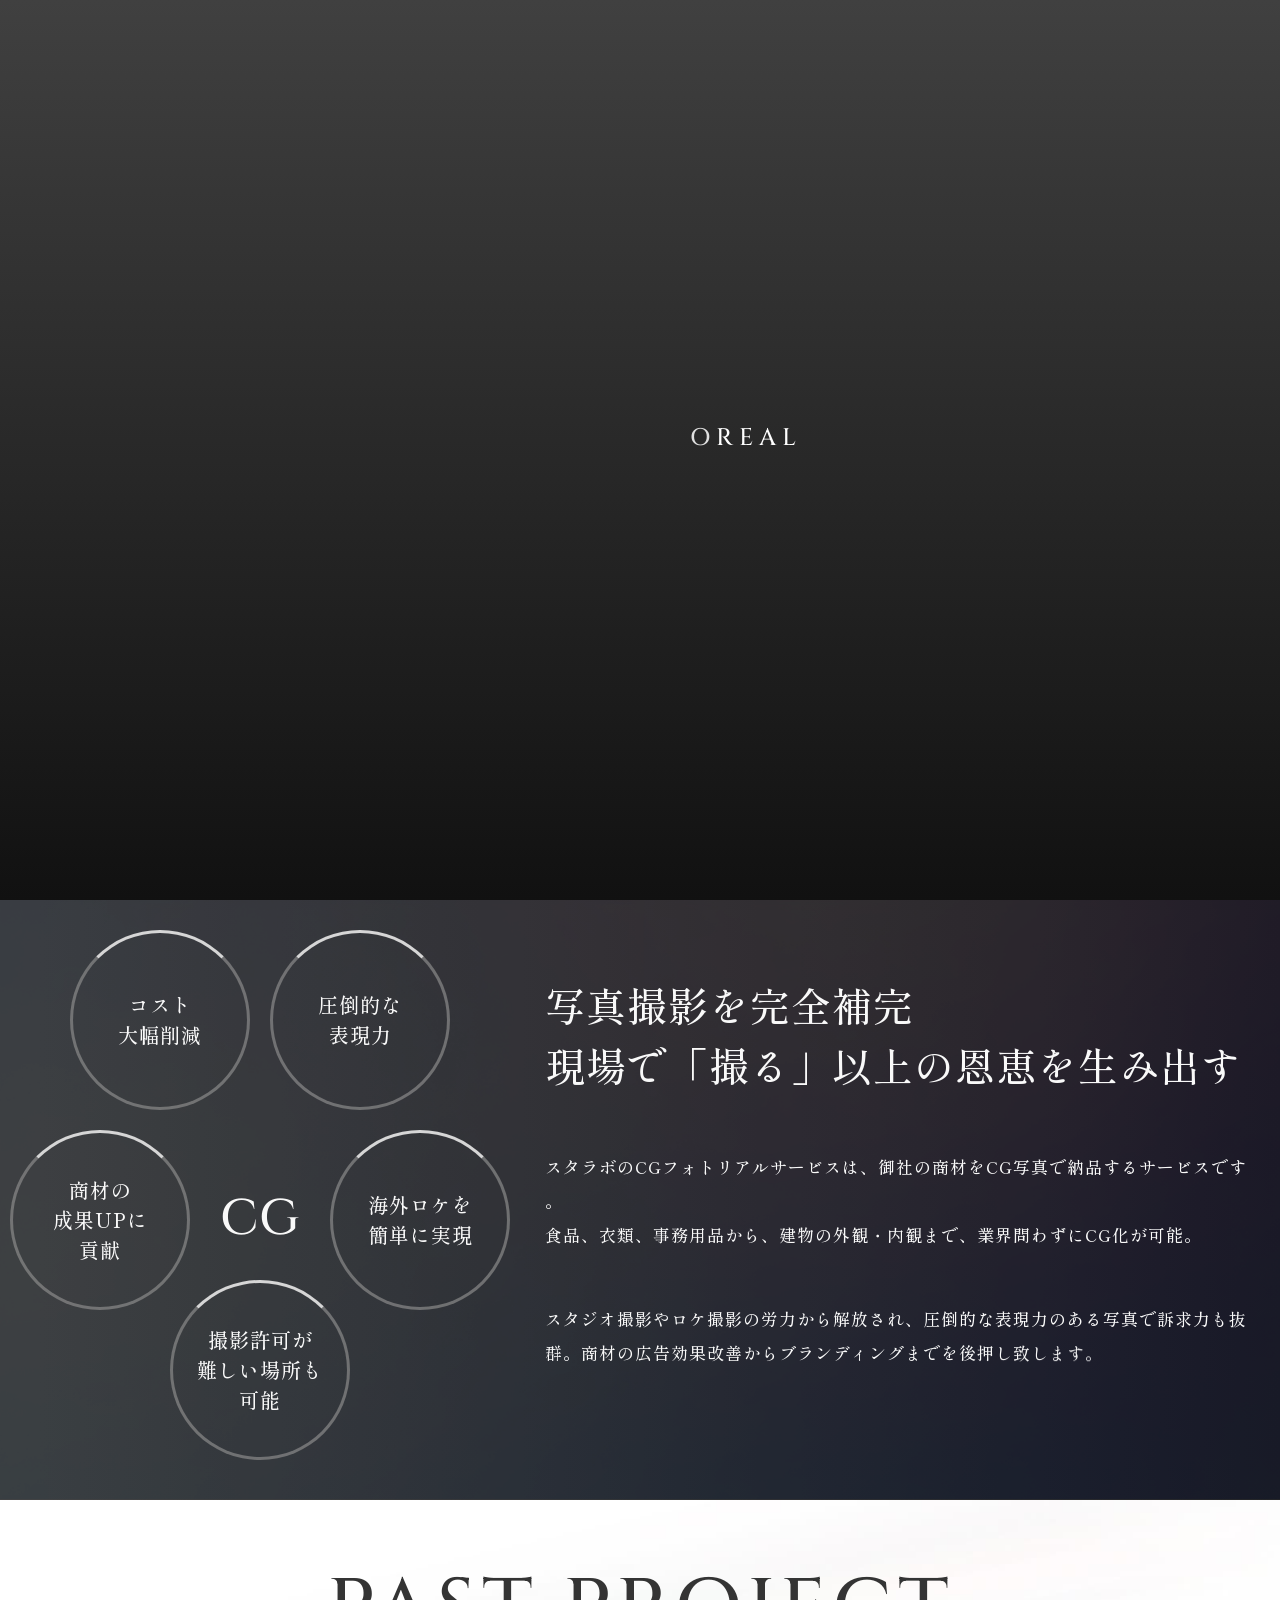
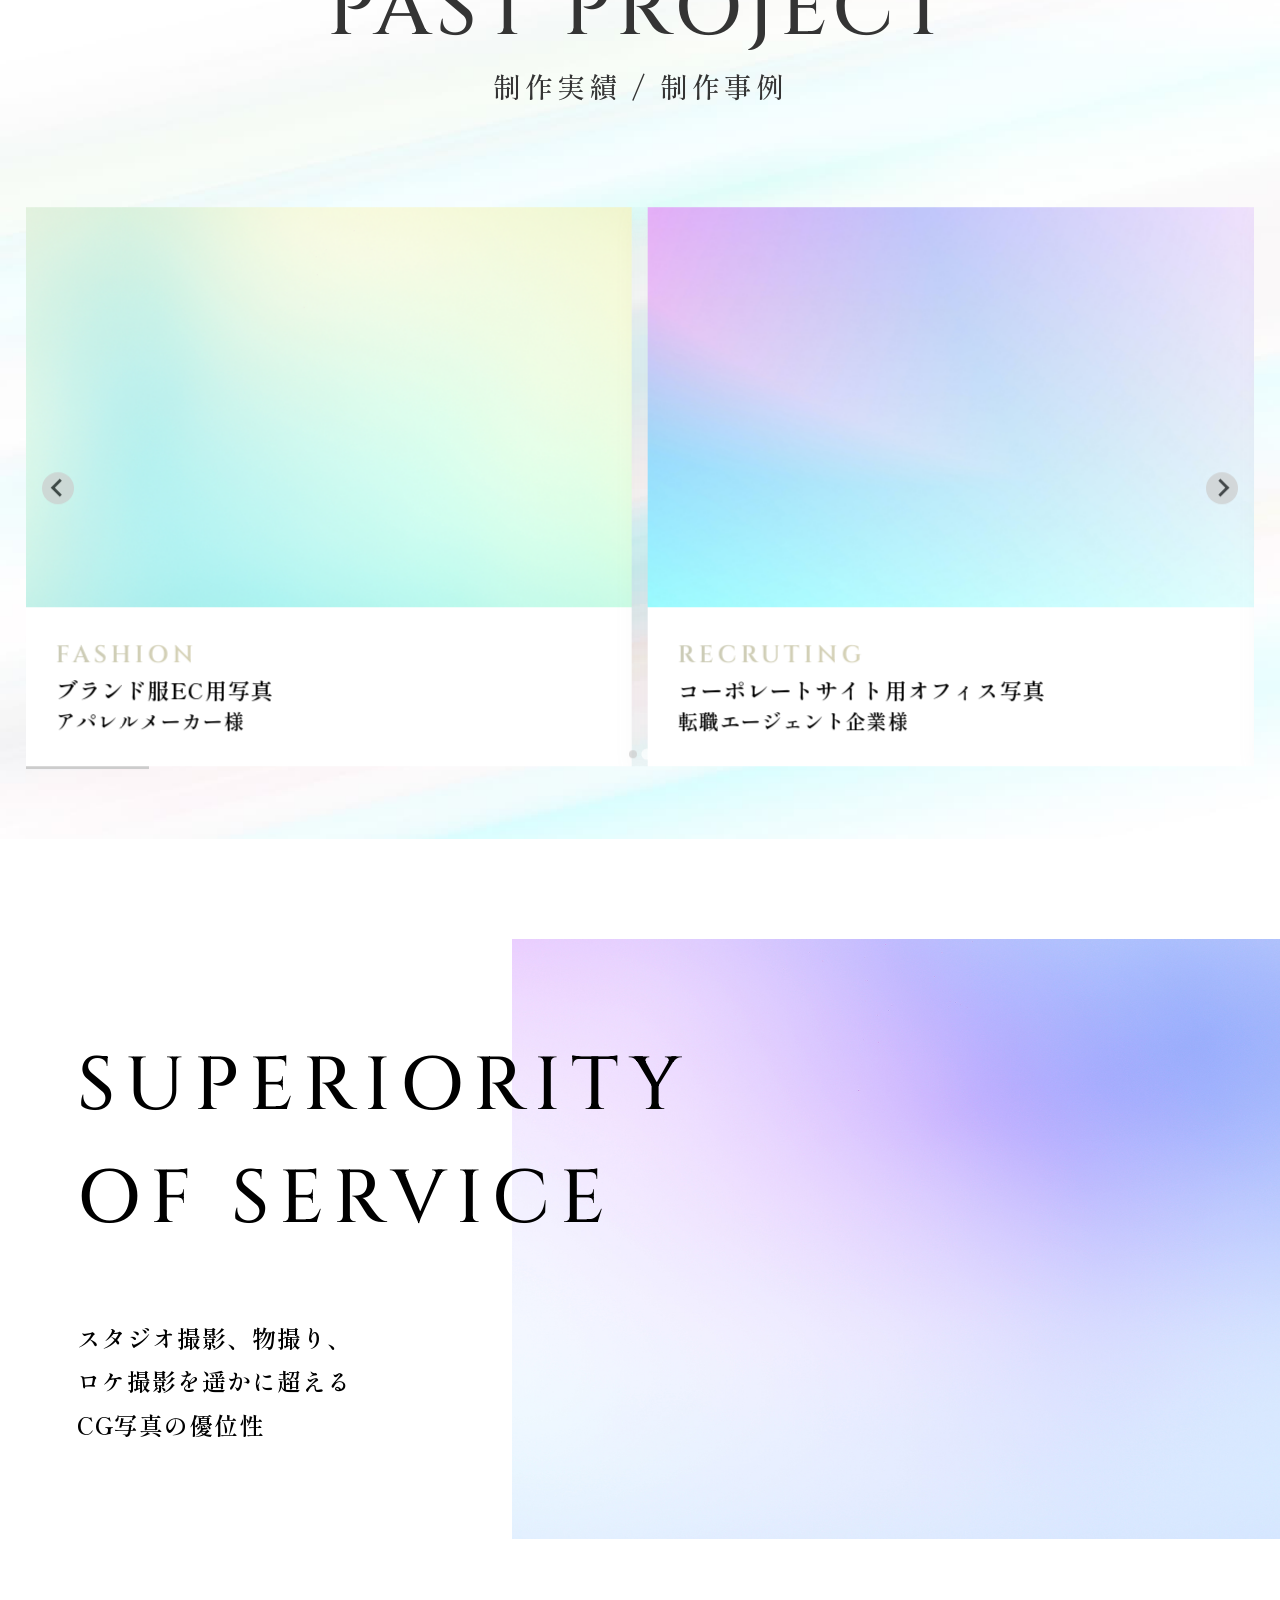
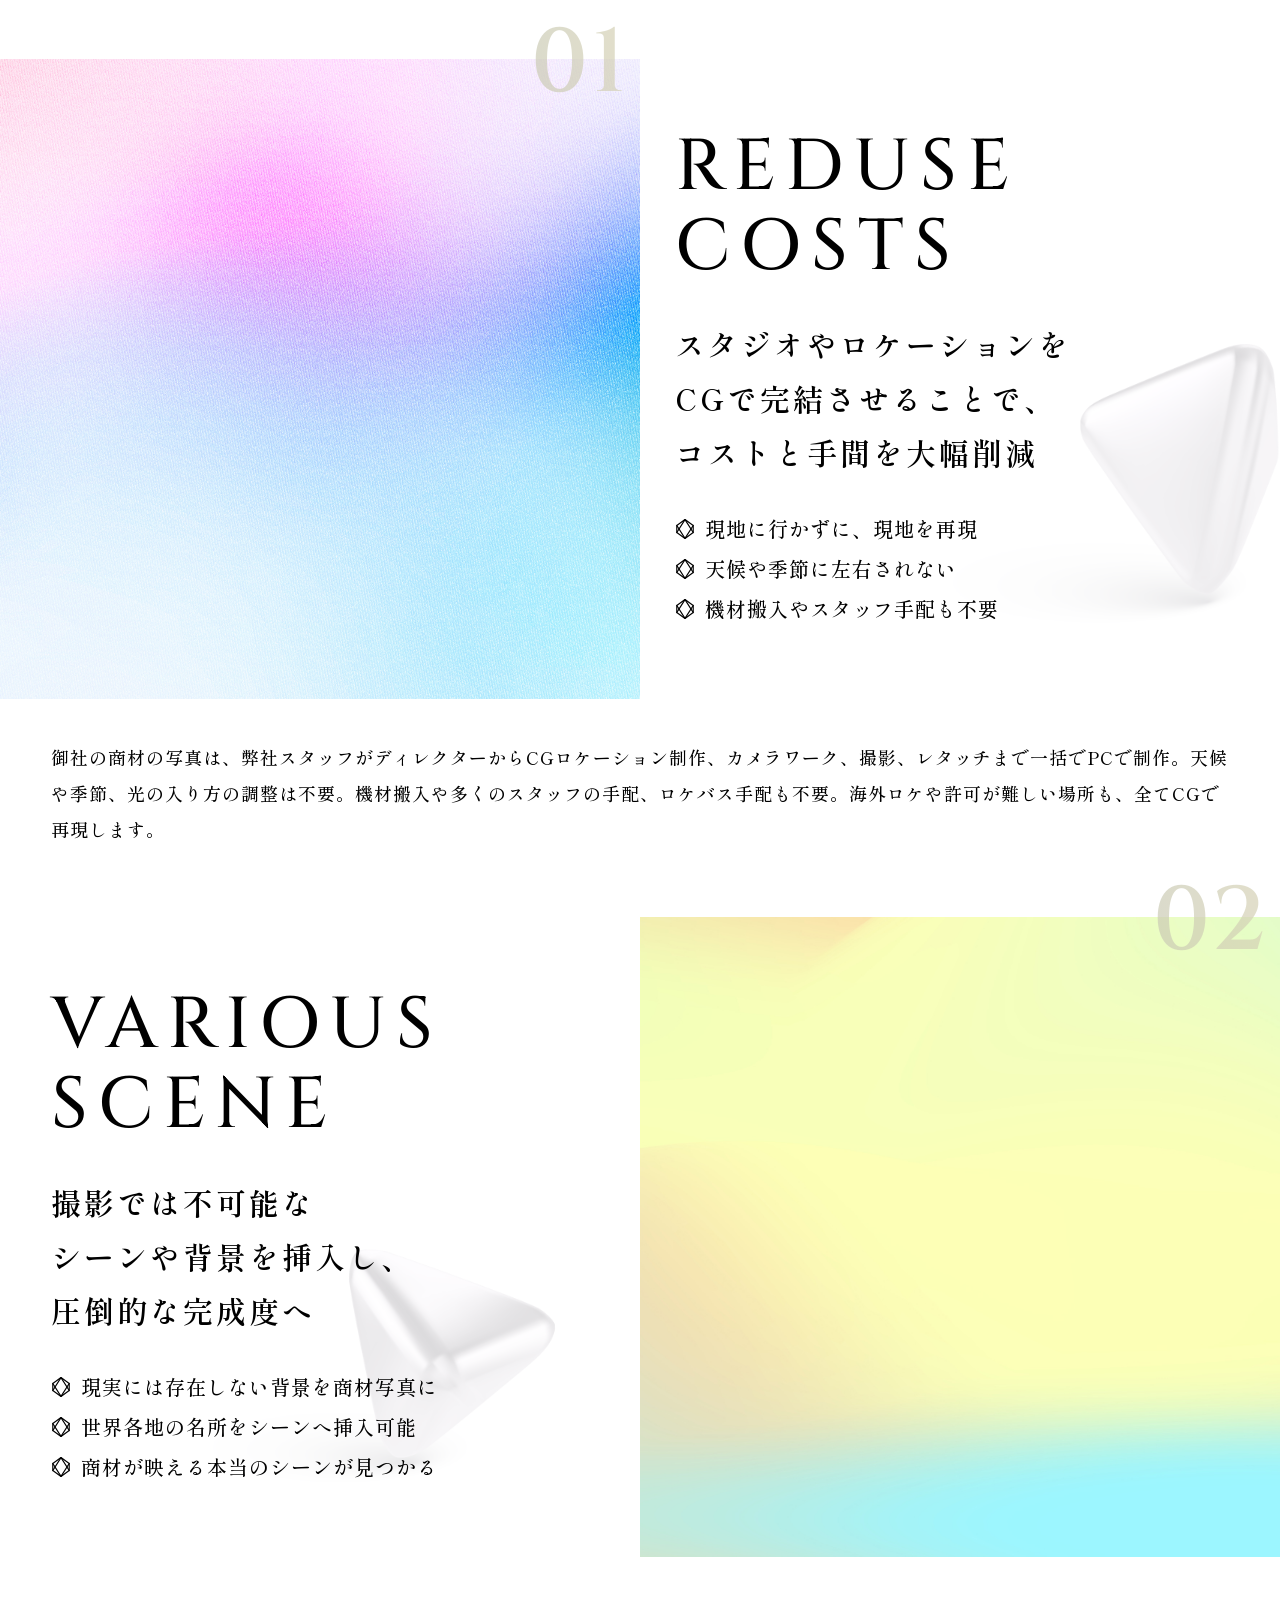
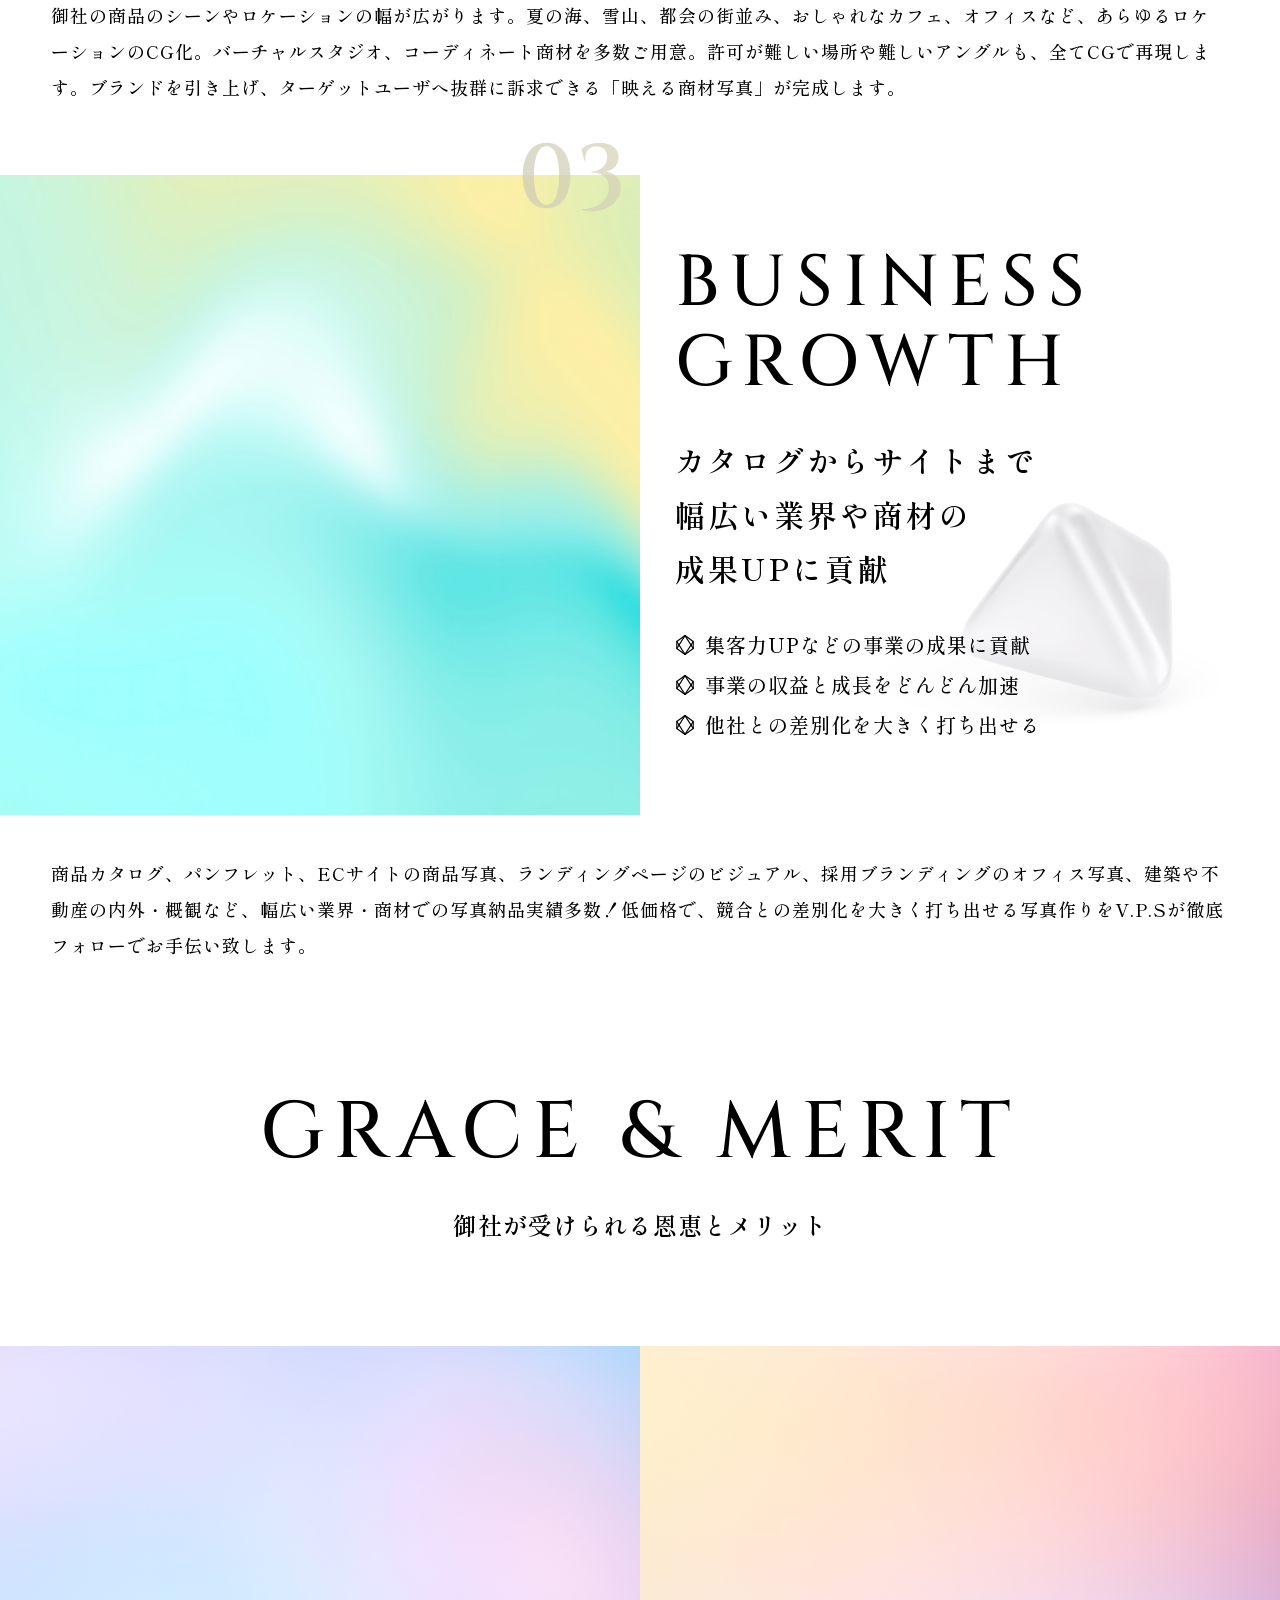
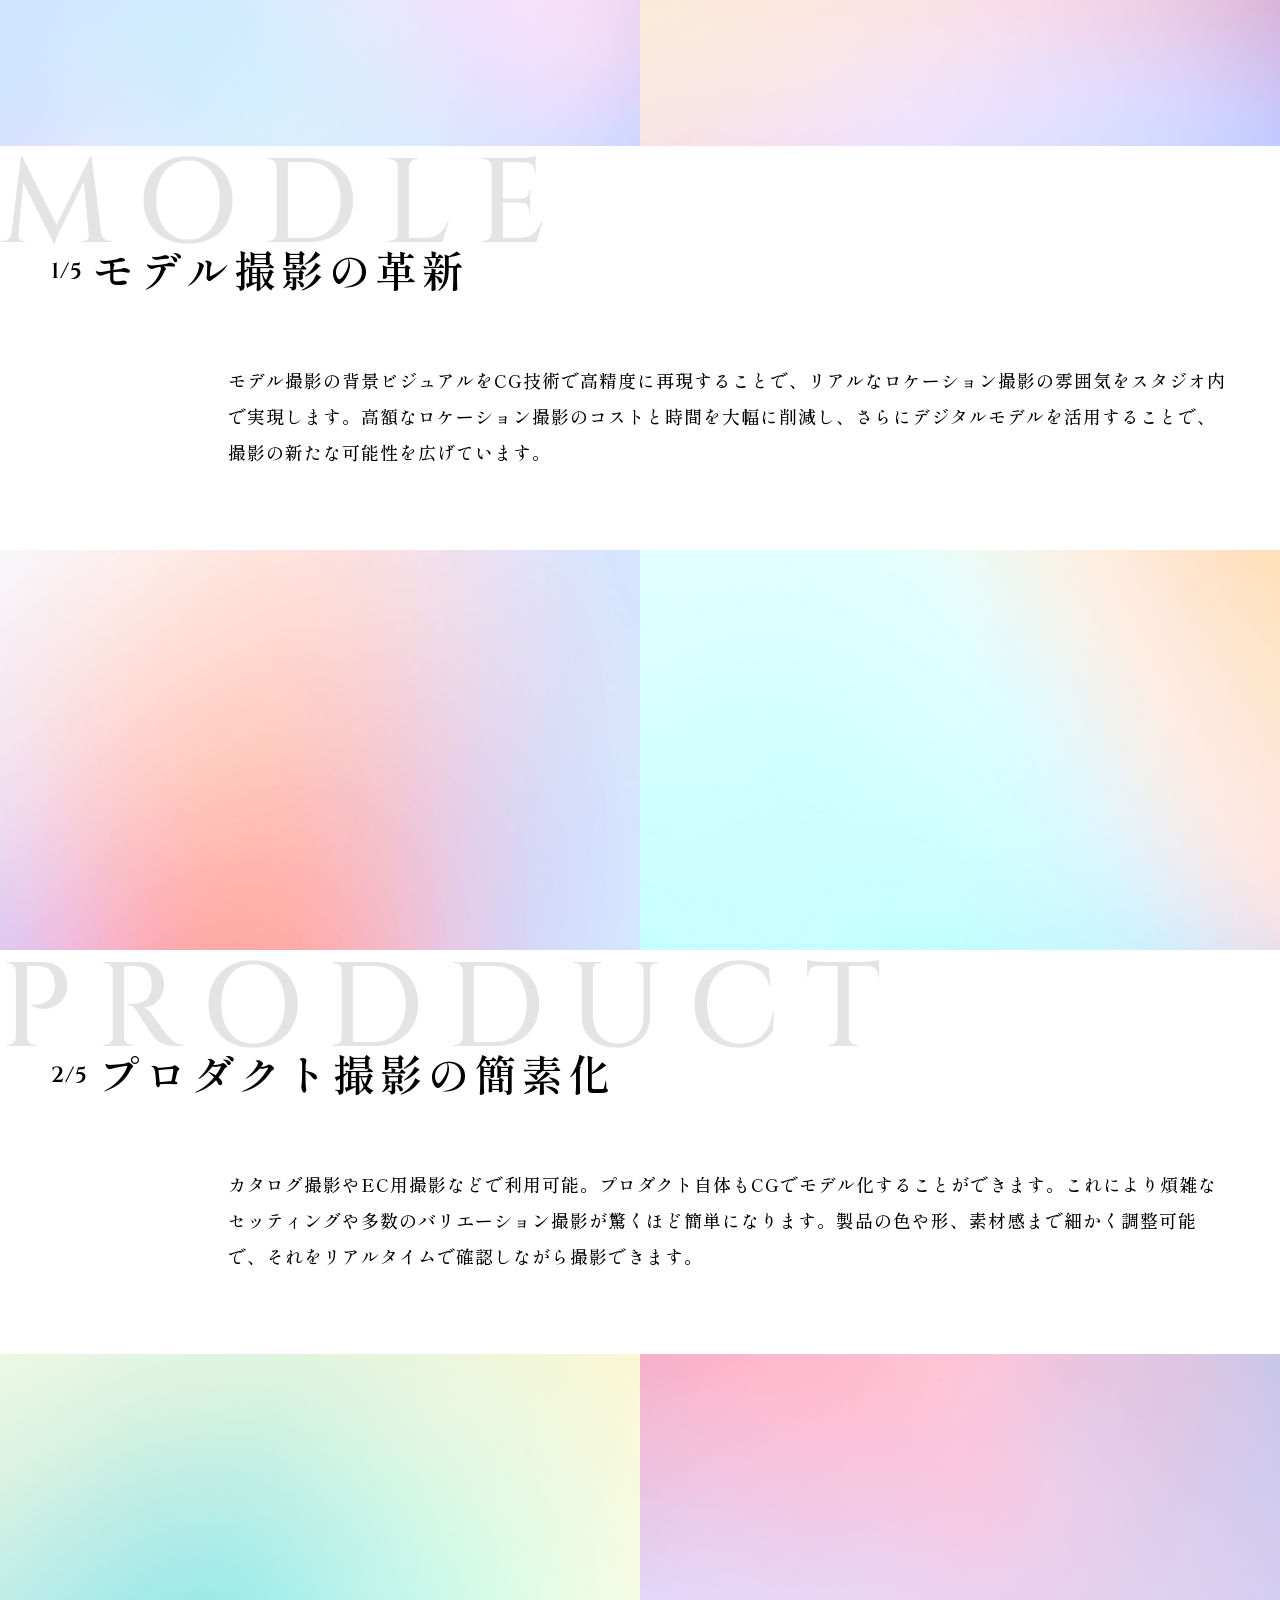
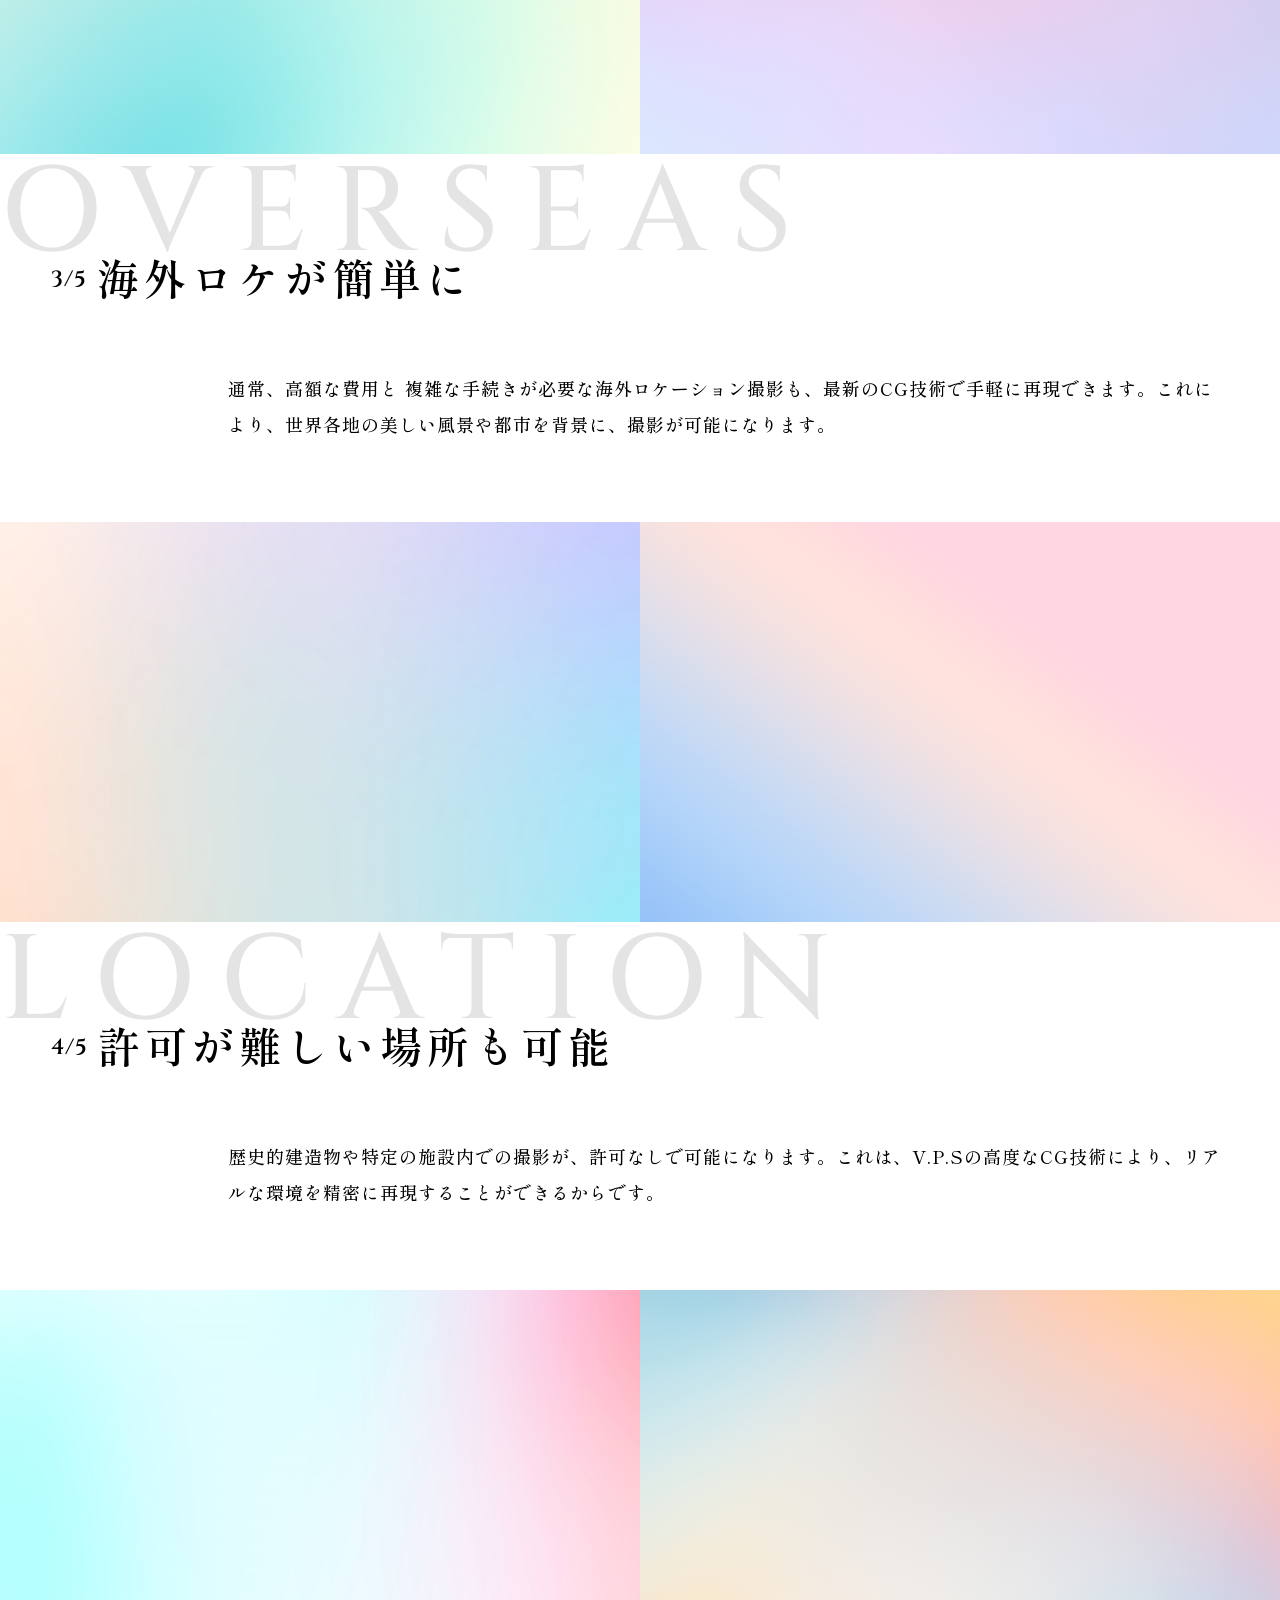
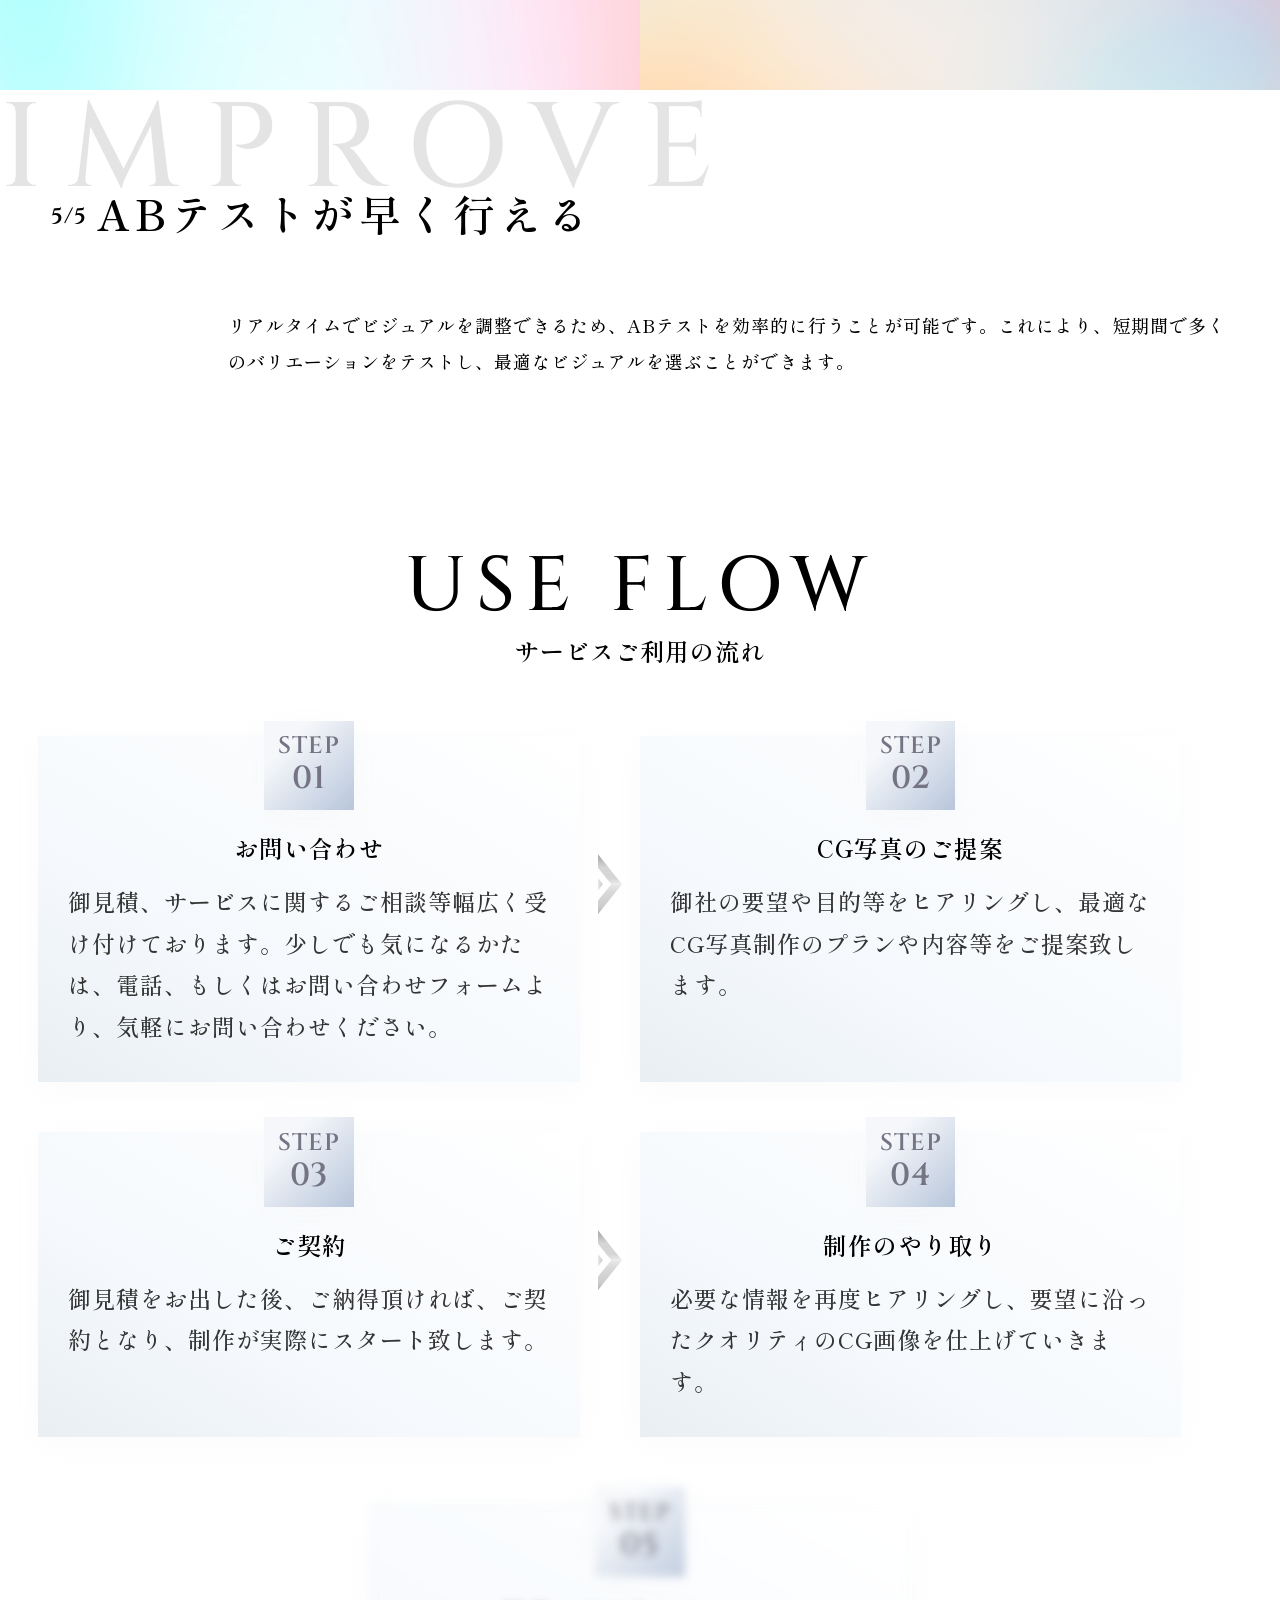
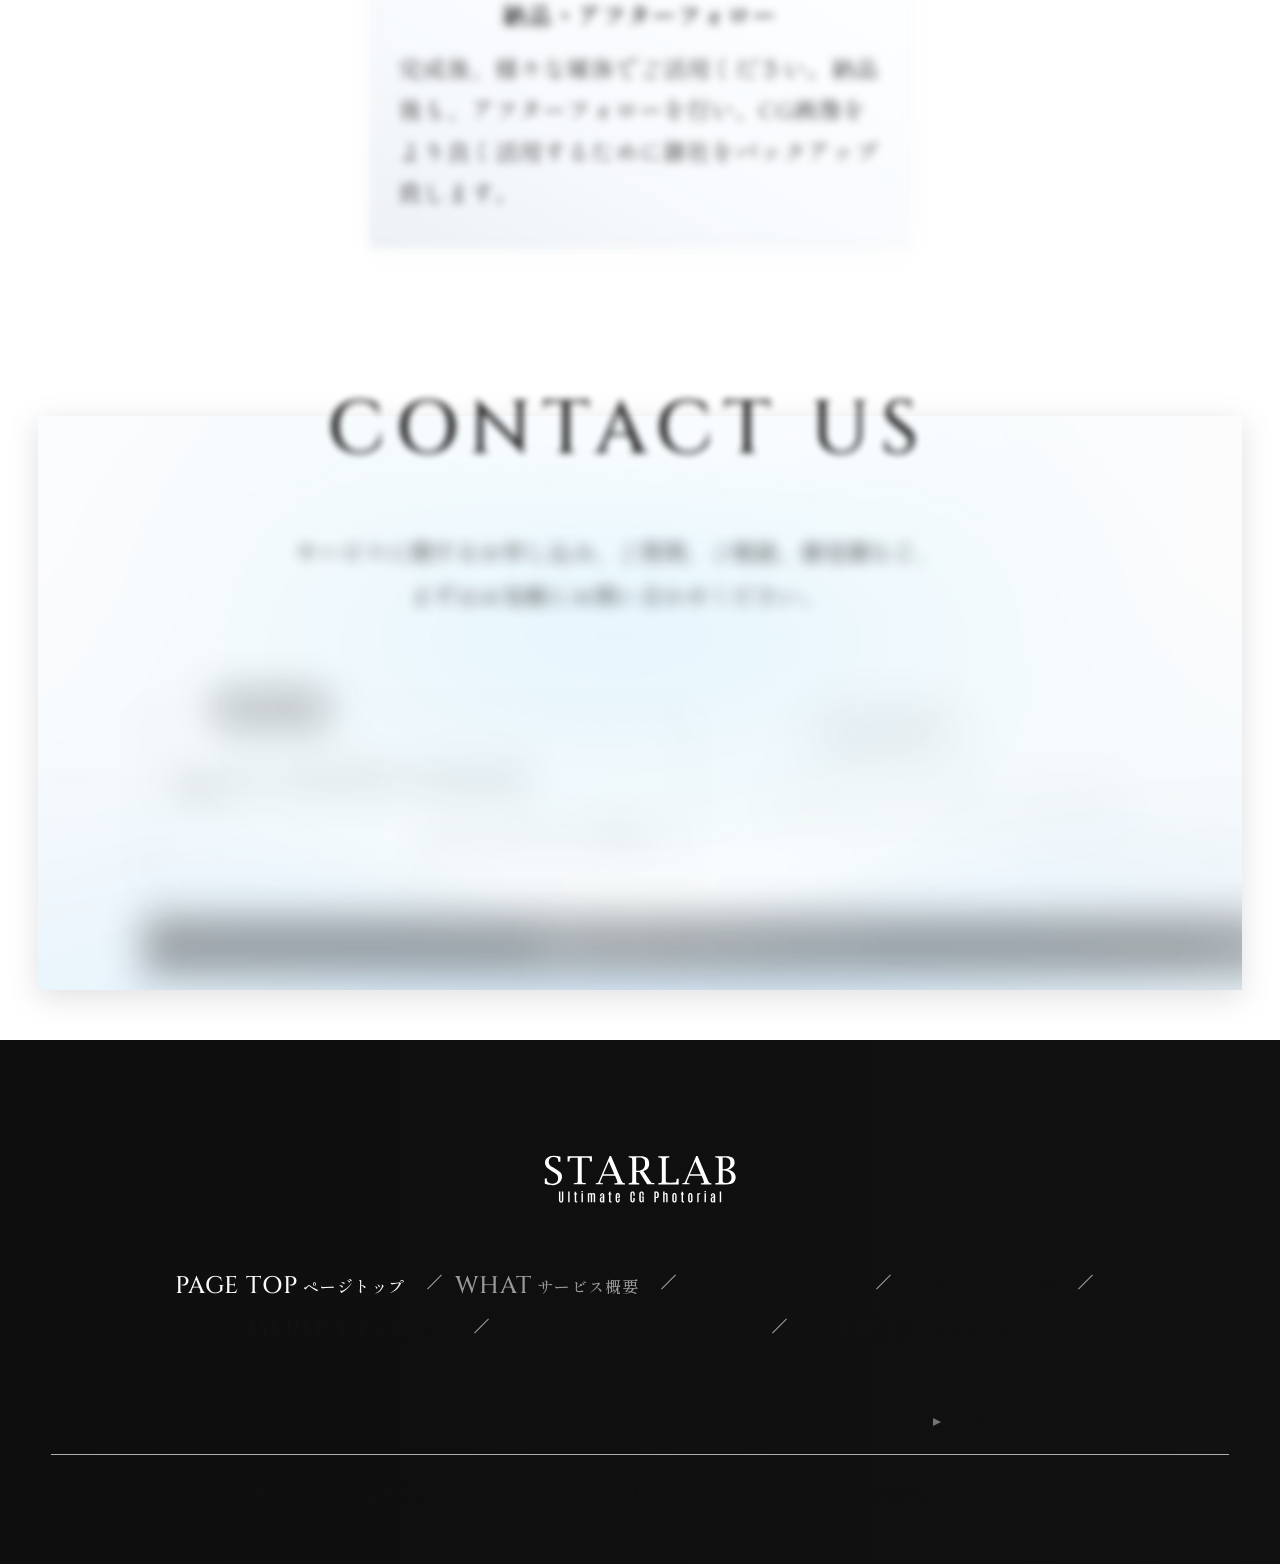
<file: genuine-website/sorce/index.html>
<!DOCTYPE html>
<html lang="ja">
    <head>
        <meta http-equiv="Content-Type" content="text/html; charset=UTF-8" />
        <meta name="viewport" content="width=device-width, initial-scale=1" />

        <!-------------------------- 電話番号の自動検出 -------------------------->
        <meta name="format-detection" content="telephone=no" />
        <!--------------------------  Webサイト内電話番号がSkyp置換制御 -------------------------->
        <meta name="SKYPE_TOOLBAR" content="SKYPE_TOOLBAR_PARSER_COMPATIBLE" />

        <!--------------------------  meta情報 -------------------------->
        <title>撮影代行をお探しならスタラボの「CGフォトリアル」｜スタラボ</title>
        <meta name="description" content="写真は「撮影する」時代から「CGで作る」時代へ。スタラボのCGフォトリアルは、御社の商品、オフィスなどの写真をCGで再現し、画像として納品するサービスです。" />


        <!--------------------------  CSS -------------------------->
        <link rel="stylesheet" type="text/css" href="./css/vendors/reset.css">
        <link rel="stylesheet" type="text/css" href="./css/vendors/splide.min.css">
        <link rel="stylesheet" type="text/css" href="./css/style.css" />







    </head>
    <body id="page-top">

    <!-------------------------- ▼ loading // start -------------------------->
    <section class="loading">
        <div class="bg"></div><!-- end .bg -->
        <div class="container">
            <div class="text">
				<div class="main">3D CG Photoreal</div>
				<div class="tagline">
                    by STAR LAB INC.
				</div><!-- end .tagline -->
			</div><!-- end .text-->
        </div><!-- end .container -->
    </section><!-- end .loading --> 
    <!-------------------------- ▲ loading // end -------------------------->



    <!-------------------------- ▼ header // start -------------------------->
    <header class="header">
		<div class="container">
			<nav>
				<div class="logo"><img src="./images/logo.svg" alt="スタラボ"></div><!-- end .logo -->
				<ul>
					<li><a href="#page-top">TOP</a></li>
					<li><a href="#what">WHAT</a></li>
					<li><a href="#works">WORKS</a></li>
					<li><a href="#feature">FEATURE</a></li>
					<li><a href="#merit">MERIT</a></li>
					<li><a href="#flow">FLOW</a></li>
					<li><a href="#contact">CONTACT</a></li>
				</ul>
				<h1>
					<div class="catch">スタラボの3DCG画像<br>制作サービス</div>
				</h1>
			</nav>
			<div class="first-view">
				<div class="splide" role="group" aria-label="ズームしながらフェード">
					<div class="splide__track">
						<div class="splide__list">
							<div class="splide__slide">
								<div class="thumb"><img src="./images/first-view-thumb01.jpg" alt="*" width="1400px" height="1000px"></div><!-- end .thumb  -->
							</div><!-- end .splide__slide -->
							<div class="splide__slide">
								<div class="thumb"><img src="./images/first-view-thumb02.jpg" alt="*" width="1400px" height="1000px"></div><!-- end .thumb  -->
							</div><!-- end .splide__slide -->
							<div class="splide__slide">
								<div class="thumb"><img src="./images/first-view-thumb03.jpg" alt="*" width="1400px" height="1000px"></div><!-- end .thumb  -->
							</div><!-- end .splide__slide -->
						</div><!-- end .splide__list-->
					</div><!-- end .splide__track-->
				</div><!-- end .splide -->
				<div class="text">
					<h2><div class="catch">BEYOND<br>THE REAL.</div><!-- end .catch --></h2>
					<h1><div class="catch">写真からCGの時代へ</div></h1>
					<ul>
						<li>あらゆるスタジオやロケーションをCG化</li>
						<li>実際の撮影写真より圧倒的にグラフィカル</li>
						<li>幅広い業界や商材の成果UPに貢献</li>
					</ul>
					<div class="sentence">
						<p>御社のこれまでの撮影コストが大幅削減でき、撮影を越えるクオリティの商材写真が完成。従来の撮影をCGに置き換える絶好の機会をぜひ、弊社へ。</p>
					</div>
				</div><!-- end .text -->
			</div><!-- end .first-view -->
        </div><!-- end .cotainer -->
    </header><!-- end .header -->
    <!-------------------------- ▲ header // end -------------------------->


    <!-------------------------- ▼ what // start -------------------------->
    <section id="what" class="what">
		<div class="bg-image"><img src="./images/what-bg.jpg" alt="*" width="1600" height="1200"></div><!-- end .bg -->
		<div class="bg-color"></div><!-- end .bg-color -->
		<div class="back"><p>MORE THAN NOW</p></div><!-- end .back -->
        <div class="container">
			<div class="mark-wrapper">
				<ul>
					<li class="mark"><p>コスト<br>大幅削減</p></li>
					<li class="mark"><p>圧倒的な<br>表現力</p></li>
				</ul>
				<ul>
					<li class="mark"><p>商材の<br>成果UPに<br>貢献</p></li>
					<li class="cg"><p>CG</p></li>
					<li class="mark"><p>海外ロケを<br>簡単に実現</p></li>
				</ul>
				<ul>
					<li class="mark"><p>撮影許可が<br>難しい場所も<br>可能</p></li>
				</ul>
			</div><!-- end .mark-wrapper -->
			<div class="text">
				<h2><div class="catch">写真撮影を完全補完<br>現場で「撮る」以上の<br>恩恵を生み出す</div><!-- end .catch --></h2>
				<div class="sentence">
					<p>スタラボのCGフォトリアルサービスは、御社の商材をCG写真で納品するサービスです。 食品、衣類、事務用品から、建物の外観・内観まで、業界問わずにCG化が可能。</p>
					<p>スタジオ撮影やロケ撮影の労力から解放され、圧倒的な表現力のある写真で訴求力も抜群。商材の広告効果改善からブランディングまでを後押し致します。</p>
				</div><!-- end .sentence -->
			</div><!-- end .text -->
        </div><!-- end .container -->
    </section><!-- end .what --> 
    <!-------------------------- ▲ what // end -------------------------->


    <!-------------------------- ▼ works // start -------------------------->
    <section id="works" class="works">
		<div class="bg"><img src="./images/works-bg.jpg" alt="*" width="1600" height="1200"></div>
		<div class="title">
			<h3><div class="catch">PAST PROJECT</div><!-- end .catch --></h3>
			<h2><div class="catch">制作実績 / 制作事例</div><!-- end .catch --></h2>
		</div>
        <div class="container">
            <div class="splide" aria-label="制作実績">
				<div class="splide-wrapper">
					<div class="splide__track">
						<ul class="splide__list">
							<li class="splide__slide">
								<div class="thumb"><img src="./images/works-thumb01.jpg" alt="*"></div><!-- end .works-thumb -->
								<div class="text">
									<div class="category"><p>BUILDING</p></div><!-- end .category -->
									<h3><div class="catch">完成前モデルルームカタログ用写真</div><!-- end .catch --></h3>
									<h4><div class="catch">不動産メーカー<span class="small">様</span></div><!-- end .catch --></h4>
								</div><!-- end .text -->
							</li>
							<li class="splide__slide">
								<div class="thumb"><img src="./images/works-thumb02.jpg" alt="*"></div><!-- end .works-thumb -->
								<div class="text">
									<div class="category"><p>COSMETICS</p></div><!-- end .category -->
									<h3><div class="catch">化粧品商材ブランディング用写真</div><!-- end .catch --></h3>
									<h4><div class="catch">美容系通販会社<span class="small">様</span></div><!-- end .catch --></h4>
								</div><!-- end .text -->
							</li>
							<li class="splide__slide">
								<div class="thumb"><img src="./images/works-thumb03.jpg" alt="*"></div><!-- end .works-thumb -->
								<div class="text">
									<div class="category"><p>FASHION</p></div><!-- end .category -->
									<h3><div class="catch">ブランド服EC用写真</div><!-- end .catch --></h3>
									<h4><div class="catch">アパレルメーカー<span class="small">様</span></div><!-- end .catch --></h4>
								</div><!-- end .text -->
							</li>
							<li class="splide__slide">
								<div class="thumb"><img src="./images/works-thumb04.jpg" alt="*"></div><!-- end .works-thumb -->
								<div class="text">
									<div class="category"><p>RECRUTING</p></div><!-- end .category -->
									<h3><div class="catch">コーポレートサイト用オフィス写真</div><!-- end .catch --></h3>
									<h4><div class="catch">転職エージェント企業<span class="small">様</span></div><!-- end .catch --></h4>
								</div><!-- end .text -->
							</li>
						</ul>
					</div><!-- end .splide-track -->
					<div class="splide__progress">
						<div class="splide__progress__bar"></div><!-- end .splide__progress__bar -->
					</div><!-- end .splide__progress__bar -->
					<div class="splide__arrows"></div><!-- end .splide__arrows -->
				</div><!-- end .splide-wrapper -->
			</div><!-- end .splide -->
        </div><!-- end .container -->
    </section><!-- end .works --> 
    <!-------------------------- ▲ works // end -------------------------->

    <!-------------------------- ▼ feature // start -------------------------->
    <section id="feature" class="feature">
		<div class="container">
			<div class="title">
				<div class="text">
					<h3><div class="catch">SUPERIORITY<br>OF SERVICE</div><!-- end .catch --></h3>
					<h2><div class="catch">スタジオ撮影、物撮り、<br>ロケ撮影を遥かに超える<br>CG写真の優位性</div><!-- end .catch --></h2>
				</div><!-- end .text -->
				<div class="thumb"><img src="./images/feature-title-thumb.jpg" alt="*"></div><!-- end .thumb -->
			</div><!-- end .title -->
			<div class="box-wrapper">
				<div class="box">
					<div class="top">
						<div class="thumb">
							<div class="number"><p>01</p></div><!-- end .number -->
							<img src="./images/feature-box-thumb01.jpg" alt="*">
						</div><!-- end .thumb -->
						<div class="text">
							<div class="en"><p>REDUSE<br>COSTS</p></div><!-- end p -->
							<h3><div class="catch">スタジオやロケーションを<br>CGで完結させることで、<br>コストと手間を大幅削減</div><!-- end .catch --></h3>
							<ul>
								<li>現地に行かずに、現地を再現</li>
								<li>天候や季節に左右されない</li>
								<li>機材搬入やスタッフ手配も不要</li>
							</ul>
							<div class="geometory"><img src="./images/feature-box-geometory02.png" alt="*"></div><!-- end .geometory -->
						</div><!-- end .text-->
						
					</div><!-- end .top -->
					<div class="bottom">
						<div class="sentence">
							<p>御社の商材の写真は、弊社スタッフがディレクターからCGロケーション制作、カメラワーク、撮影、レタッチまで一括でPCで制作。天候や季節、光の入り方の調整は不要。機材搬入や多くのスタッフの手配、ロケバス手配も不要。海外ロケや許可が難しい場所も、全てCGで再現します。</p>
						</div><!-- end .sentence -->
					</div><!-- end .bottom -->
				</div><!-- end .box -->
				<div class="box">
					<div class="top">
						<div class="thumb">
							<div class="number"><p>02</p></div><!-- end .number -->
							<img src="./images/feature-box-thumb02.jpg" alt="*">
						</div><!-- end .thumb -->
						<div class="text">
							<div class="en"><p>VARIOUS<br>SCENE</p></div><!-- end p -->
							<h3><div class="catch">撮影では不可能な<br>シーンや背景を挿入し、<br>圧倒的な完成度へ</div><!-- end .catch --></h3>
							<ul>
								<li>現実には存在しない背景を商材写真に</li>
								<li>世界各地の名所をシーンへ挿入可能</li>
								<li>商材が映える本当のシーンが見つかる</li>
							</ul>
							
						<div class="geometory"><img src="./images/feature-box-geometory01.png" alt="*"></div><!-- end .geometory -->
						</div><!-- end .text-->
					</div><!-- end .top -->
					<div class="bottom">
						<div class="sentence">
							<p>御社の商品のシーンやロケーションの幅が広がります。夏の海、雪山、都会の街並み、おしゃれなカフェ、オフィスなど、あらゆるロケーションのCG化。バーチャルスタジオ、コーディネート商材を多数ご用意。許可が難しい場所や難しいアングルも、全てCGで再現します。ブランドを引き上げ、ターゲットユーザへ抜群に訴求できる「映える商材写真」が完成します。</p>
						</div><!-- end .sentence -->
					</div><!-- end .bottom -->
					
				</div><!-- end .box -->
				<div class="box">
					<div class="top">
						<div class="thumb">
							<div class="number"><p>03</p></div><!-- end .number -->
							<img src="./images/feature-box-thumb03.jpg" alt="*">
						</div><!-- end .thumb -->
						<div class="text">
							<div class="en"><p>BUSINESS<br>GROWTH</p></div><!-- end p -->
							<h3><div class="catch">カタログからサイトまで<br>幅広い業界や商材の<br>成果UPに貢献</div><!-- end .catch --></h3>
							<ul>
								<li>集客力UPなどの事業の成果に貢献</li>
								<li>事業の収益と成長をどんどん加速</li>
								<li>他社との差別化を大きく打ち出せる</li>
							</ul>
							
						<div class="geometory"><img src="./images/feature-box-geometory03.png" alt="*"></div><!-- end .geometory -->
						</div><!-- end .text-->
					</div><!-- end .top -->
					<div class="bottom">
						<div class="sentence">
							<p>商品カタログ、パンフレット、ECサイトの商品写真、ランディングページのビジュアル、採用ブランディングのオフィス写真、建築や不動産の内外・概観など、幅広い業界・商材での写真納品実績多数！低価格で、競合との差別化を大きく打ち出せる写真作りをV.P.Sが徹底フォローでお手伝い致します。</p>
						</div><!-- end .sentence -->
					</div><!-- end .bottom -->
				</div><!-- end .box -->
			</div><!-- end .box-wrapper -->
        </div><!-- end .container -->
    </section><!-- end .feature --> 
    <!-------------------------- ▲ feature // end -------------------------->

    <!-------------------------- ▼ merit // start -------------------------->
    <section id="merit" class="merit">
        <div class="container">
			<div class="title">
				<h3><div class="catch">GRACE & MERIT</div><!-- end .catch --></h3>
				<h2><div class="catch">御社が受けられる<br class="sp-disblock">恩恵とメリット</div><!-- end .catch --></h2>
			</div><!-- end .title -->
			<div class="box-wrapper">
				<div class="box">
					<div class="thumb-wrapper">
						<div class="thumb"><img src="./images/merit-thumb01.jpg" alt="*"></div><!-- end .thumb -->
						<div class="thumb"><img src="./images/merit-thumb02.jpg" alt="*"></div><!-- end .thumb -->
					</div><!-- end .thumb-wrapper -->
					<div class="text">
						<div class="back"><p>MODLE</p></div><!-- end .back -->
						<div class="inset">
							<div class="semi-title">
								<div class="number"><p>1/5</p></div><!-- end .number -->
								<h3><div class="catch">モデル撮影の革新</div><!-- end .catch --></h3>
							</div><!-- end .semi-title -->
							<div class="sentence">
								<p>
									モデル撮影の背景ビジュアルをCG技術で高精度に再現することで、リアルなロケーション撮影の雰囲気をスタジオ内で実現します。高額なロケーション撮影のコストと時間を大幅に削減し、さらにデジタルモデルを活用することで、撮影の新たな可能性を広げています。
								</p>
							</div><!-- end .sentence -->
						</div><!-- end .inset -->
					</div><!-- end .text -->
				</div><!-- end .box -->
				<div class="box">
					<div class="thumb-wrapper">
						<div class="thumb"><img src="./images/merit-thumb03.jpg" alt="*"></div><!-- end .thumb -->
						<div class="thumb"><img src="./images/merit-thumb04.jpg" alt="*"></div><!-- end .thumb -->
					</div><!-- end .thumb-wrapper -->
					<div class="text">
						<div class="back"><p>PRODDUCT</p></div><!-- end .back -->
						<div class="inset">
							<div class="semi-title">
								<div class="number"><p>2/5</p></div><!-- end .number -->
								<h3><div class="catch">プロダクト撮影の<br class="sp-disblock">簡素化</div><!-- end .catch --></h3>
							</div><!-- end .semi-title -->
							<div class="sentence">
								<p>
									カタログ撮影やEC用撮影などで利用可能。プロダクト自体もCGでモデル化することができます。これにより煩雑なセッティングや多数のバリエーション撮影が驚くほど簡単になります。製品の色や形、素材感まで細かく調整可能で、それをリアルタイムで確認しながら撮影できます。
								</p>
							</div><!-- end .sentence -->
						</div><!-- end .inset -->
					</div><!-- end .text -->
				</div><!-- end .box -->
				<div class="box">
					<div class="thumb-wrapper">
						<div class="thumb"><img src="./images/merit-thumb05.jpg" alt="*"></div><!-- end .thumb -->
						<div class="thumb"><img src="./images/merit-thumb06.jpg" alt="*"></div><!-- end .thumb -->
					</div><!-- end .thumb-wrapper -->
					<div class="text">
						<div class="back"><p>OVERSEAS</p></div><!-- end .back -->
						<div class="inset">
							<div class="semi-title">
								<div class="number"><p>3/5</p></div><!-- end .number -->
								<h3><div class="catch">海外ロケが簡単に</div><!-- end .catch --></h3>
							</div><!-- end .semi-title -->
							<div class="sentence">
								<p>
									通常、高額な費用と 複雑な手続きが必要な海外ロケーション撮影も、最新のCG技術で手軽に再現できます。これにより、世界各地の美しい風景や都市を背景に、撮影が可能になります。
								</p>
							</div><!-- end .sentence -->
						</div><!-- end .inset -->
					</div><!-- end .text -->
				</div><!-- end .box -->
				<div class="box">
					<div class="thumb-wrapper">
						<div class="thumb"><img src="./images/merit-thumb07.jpg" alt="*"></div><!-- end .thumb -->
						<div class="thumb"><img src="./images/merit-thumb08.jpg" alt="*"></div><!-- end .thumb -->
					</div><!-- end .thumb-wrapper -->
					<div class="text">
						<div class="back"><p>LOCATION</p></div><!-- end .back -->
						<div class="inset">
							<div class="semi-title">
								<div class="number"><p>4/5</p></div><!-- end .number -->
								<h3><div class="catch">許可が難しい<br class="sp-disblock">場所も可能</div><!-- end .catch --></h3>
							</div><!-- end .semi-title -->
							<div class="sentence">
								<p>
									歴史的建造物や特定の施設内での撮影が、許可なしで可能になります。これは、V.P.Sの高度なCG技術により、リアルな環境を精密に再現することができるからです。
								</p>
							</div><!-- end .sentence -->
						</div><!-- end .inset -->
					</div><!-- end .text -->
				</div><!-- end .box -->
				<div class="box">
					<div class="thumb-wrapper">
						<div class="thumb"><img src="./images/merit-thumb09.jpg" alt="*"></div><!-- end .thumb -->
						<div class="thumb"><img src="./images/merit-thumb10.jpg" alt="*"></div><!-- end .thumb -->
					</div><!-- end .thumb-wrapper -->
					<div class="text">
						<div class="back"><p>IMPROVE</p></div><!-- end .back -->
						<div class="inset">
							<div class="semi-title">
								<div class="number"><p>5/5</p></div><!-- end .number -->
								<h3><div class="catch">ABテストが早く行える</div><!-- end .catch --></h3>
							</div><!-- end .semi-title -->
							<div class="sentence">
								<p>
									リアルタイムでビジュアルを調整できるため、ABテストを効率的に行うことが可能です。これにより、短期間で多くのバリエーションをテストし、最適なビジュアルを選ぶことができます。
								</p>
							</div><!-- end .sentence -->
						</div><!-- end .inset -->
					</div><!-- end .text -->
				</div><!-- end .box -->
			</div><!-- end .box-wrapperr -->
        </div><!-- end .container -->
    </section><!-- end .merit --> 
    <!-------------------------- ▲ merit // end -------------------------->


	
	<!-------------------------- ▼ flow // start -------------------------->
	<section id="flow" class="flow">
		<div class="container">
			<div class="title">
					<h3><div class="catch">USE FLOW</div><!-- end .catch --></h3>
					<h2><div class="catch">サービスご利用の流れ</div><!-- end .catch --></h2>
			</div><!-- end .title -->
			<div class="box-wrapper">
				<div class="box">
					<div class="inner">
						<div class="number"><p class="sub">STEP</p><p class="main">01</p></div><!-- end .number -->
						<div class="text">
							<h3><div class="catch">お問い合わせ</div><!-- end .catch --></h3>
							<div class="sentence">
								<p>
									御見積、サービスに関するご相談等幅広く受け付けております。少しでも気になるかたは、電話、もしくはお問い合わせフォームより、気軽にお問い合わせください。
								</p>
							</div><!-- end .sentence -->
						</div><!-- end .text -->
					</div><!-- end .inner -->
				</div><!-- end .box -->
				<div class="arrow"><img src="./images/flow-arrow.svg" alt="**"></div><!-- end .arrow -->
				<div class="box">
					<div class="inner">
						<div class="number"><p class="sub">STEP</p><p class="main">02</p></div><!-- end .number -->
						<div class="text">
							<h3><div class="catch">CG写真のご提案</div><!-- end .catch --></h3>
							<div class="sentence">
								<p>
									御社の要望や目的等をヒアリングし、最適なCG写真制作のプランや内容等をご提案致します。
								</p>
							</div><!-- end .sentence -->
						</div><!-- end .text -->
					</div><!-- end .inner -->
				</div><!-- end .box -->
				<div class="arrow"><img src="./images/flow-arrow.svg" alt="**" class="sp-disblock"></div><!-- end .arrow -->
				<div class="box">
					<div class="inner">
						<div class="number"><p class="sub">STEP</p><p class="main">03</p></div><!-- end .number -->
						<div class="text">
							<h3><div class="catch">ご契約</div><!-- end .catch --></h3>
							<div class="sentence">
								<p>
									御見積をお出した後、ご納得頂ければ、ご契約となり、制作が実際にスタート致します。
								</p>
							</div><!-- end .sentence -->
						</div><!-- end .text -->
					</div><!-- end .inner -->
				</div><!-- end .box -->
				<div class="arrow"><img src="./images/flow-arrow.svg" alt="**"></div><!-- end .arrow -->
				<div class="box">
					<div class="inner">
						<div class="number"><p class="sub">STEP</p><p class="main">04</p></div><!-- end .number -->
						<div class="text">
							<h3><div class="catch">制作のやり取り</div><!-- end .catch --></h3>
							<div class="sentence">
								<p>
									必要な情報を再度ヒアリングし、要望に沿ったクオリティのCG画像を仕上げていきます。
								</p>
							</div><!-- end .sentence -->
						</div><!-- end .text -->
					</div><!-- end .inner -->
				</div><!-- end .box -->
				<div class="arrow"><img src="./images/flow-arrow.svg" alt="**" class="sp-disblock"></div><!-- end .arrow -->
				<div class="box">
					<div class="inner">
						<div class="number"><p class="sub">STEP</p><p class="main">05</p></div><!-- end .number -->
						<div class="text">
							<h3><div class="catch">納品・アフターフォロー</div><!-- end .catch --></h3>
							<div class="sentence">
								<p>
									完成後、様々な媒体でご活用ください。納品後も、アフターフォローを行い、CG画像をより良く活用するために御社をバックアップ致します。
								</p>
							</div><!-- end .sentence -->
						</div><!-- end .text -->
					</div><!-- end .inner -->
				</div><!-- end .box -->
			</div><!-- end .box-wrapper -->
		</div><!-- end .container -->
	</section><!-- end .flow -->
	<!-------------------------- ▲ flow // end -------------------------->



    <!-------------------------- ▼ cta // start -------------------------->
    <section id="contact" class="cta">
        <div class="container">
			<h2><div class="catch">CONTACT US</div><!-- end .catch --></h2>
			<div class="inner">
				<div class="bg"><img src="./images/cta-bg.jpg" alt=""></div><!-- end .bg -->
				<div class="block">
					<div class="sentence">
						<p>サービスに関するお申し込み、ご質問、ご相談、御見積など、<br>まずはお気軽にお問い合わせください。</p>
					</div><!-- end .sentence -->
					<ul>
						<li>
							<a href="tel:03-XXXX-XXXX">
								<h3><div class="catch">東京本社</div><!-- end .catch --></h3>
								<div class="number">
									<div class="icon"><img src="./images/phone.svg" alt=""></div>
									<p>03-XXXX-XXXX</p>
								</div><!-- end .number -->
								<div class="date"><p><span class="en">10:00-19:00</span><span class="small">(土日祝休)</p></div><!-- end .date -->
							</a>
						</li>
						<li>
							<a href="tel:052-XXX-XXXX">
								<h3><div class="catch">名古屋支社</div><!-- end .catch --></h3>
								<div class="number">
									<div class="icon"><img src="./images/phone.svg" alt=""></div>
									<p>052-XXX-XXXX</p>
								</div><!-- end .number -->
								<div class="date"><p><span class="en">10:00-19:00</span><span class="small">(土日祝休)</p></div><!-- end .date -->
							</a>
						</li>
					</ul>
					<div class="form">
						<a href="https://spc-lab.jp/contact" target="_blank">
							<div class="icon"><img src="./images/message.svg" alt="*"></div><!-- end .div -->
							<div class="catch"><p>お問い合わせフォーム</p></div><!-- end .catch -->
							<div class="link"><img src="./images/link.svg" alt="*"></div><!-- end .link -->
						</a>
					</div><!-- end .form -->
				</div><!-- end .block -->
			</div><!-- emd .inner -->
        </div><!-- end .container -->
    </section><!-- end .cta --> 
    <!-------------------------- ▲ cta // end -------------------------->


    <!-------------------------- ▼ footer // start -------------------------->
    <footer class="footer">
        <div class="container">
			<div class="top">
				<div class="logo">
					<img src="./images/logo.svg" alt="*" class="plane">
					<img src="./images/logo-white.svg" alt="*" class="white">
				</div><!-- end .logo -->
				<nav>
					<ul>
						<li><a href="#page-top"><p class="en">PAGE TOP</p><p class="jp">ページトップ</p></a></li>
						<li><a href="#what"><p class="en">WHAT</p><p class="jp">サービス概要</p></a></li>
						<li><a href="#works"><p class="en">WORKS</p><p class="jp">制作事例</p></a></li>
						<li><a href="#feature"><p class="en">FEATURE</p><p class="jp">特徴</p></a></li>
						<li><a href="#merit"><p class="en">MERIT</p><p class="jp">御社のメリット</p></a></li>
						<li><a href="#flow"><p class="en">FLOW</p><p class="jp">サービスご利用の流れ</p></a></li>
						<li><a href="#contact"><p class="en">CONTACT</p><p class="jp"></p>お問い合わせ</a></li>
					</ul>
				</nav>
			</div><!-- end .top -->
			<div class="privacy">
				<p><a href="#">PRIVACY POLICY</a></p>
			</div><!-- end .privacy -->
			<div class="copyright">
				<small>建築DXを3DCGで実現する会社 CGパース・CG制作 <br class="sp-disblock">©STAR LAB INC. All rights reserved.</small>
			</div><!-- end .copyright -->
        </div><!-- end .container -->

    </footer><!-- end .footer --> 
    <!-------------------------- ▲ footer // end -------------------------->




    <!-------------------------- ▼ base // start -------------------------->
    <section class="base">
        <div class="container">
        </div><!-- end .container -->
    </section><!-- end .base --> 
    <!-------------------------- ▲ base // end -------------------------->



	
 
    <!--------------------------  JavaScript -------------------------->
    <script src="./js/gsap.min.js"></script>
	<script src="./js/SplitText.min.js"></script>
	<script src="./js/loading.js"></script>
    <script src="./js/splide.min.js"></script>
    <script src="./js/splide-setting.js"></script>
	<script src="./js/ScrollTrigger.min.js"></script>
	<script src="./js/animation-base.js"></script>



    </body>
</html>
</file>
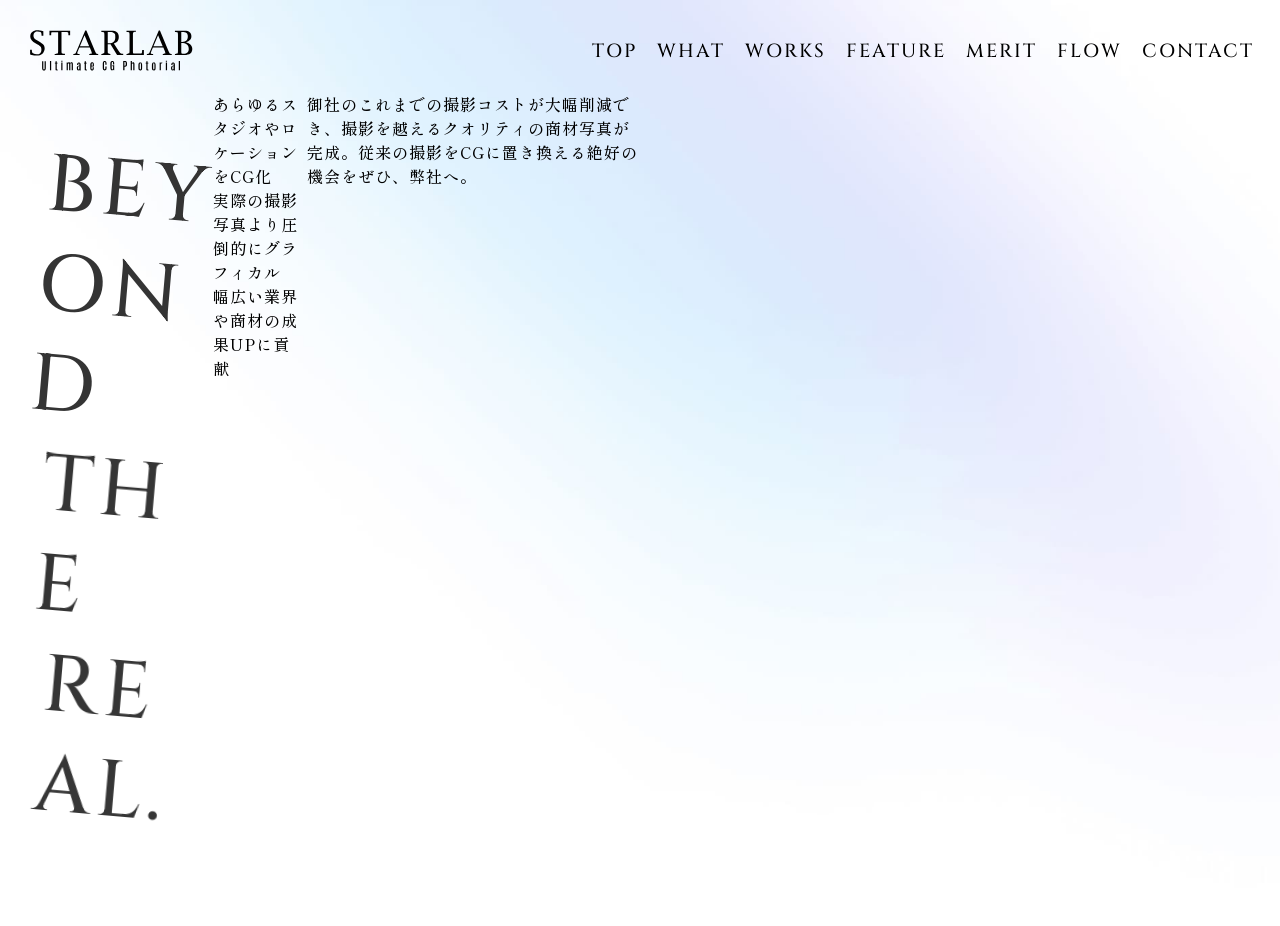
<file: genuine-website/practice/01-header.html>
<!DOCTYPE html>
<html lang="ja">
    <head>
        <meta http-equiv="Content-Type" content="text/html; charset=UTF-8" />
        <meta name="viewport" content="width=device-width, initial-scale=1" />

        <!-------------------------- 電話番号の自動検出 -------------------------->
        <meta name="format-detection" content="telephone=no" />
        <!--------------------------  Webサイト内電話番号がSkyp置換制御 -------------------------->
        <meta name="SKYPE_TOOLBAR" content="SKYPE_TOOLBAR_PARSER_COMPATIBLE" />

        <!--------------------------  meta情報 -------------------------->
        <title>撮影代行をお探しならスタラボの「CGフォトリアル」｜スタラボ</title>
        <meta name="description" content="写真は「撮影する」時代から「CGで作る」時代へ。スタラボのCGフォトリアルは、御社の商品、オフィスなどの写真をCGで再現し、画像として納品するサービスです。" />


        <!--------------------------  CSS -------------------------->
        <link rel="stylesheet" type="text/css" href="./css/vendors/reset.css" />
        <link rel="stylesheet" type="text/css" href="./css/vendors/splide.min.css">
        <link rel="stylesheet" type="text/css" href="./css/style.css" />







    </head>
    <body id="page-top">

    <!-------------------------- ▼ header // start -------------------------->
    <header class="header">
        <div class="container">
            <nav>
                <div class="logo"><img src="./images/logo.svg" alt="STARLAB"></div>
                <ul>
                    <li><a href="#page-top">TOP</a></li>
                    <li><a href="#what">WHAT</a></li>
                    <li><a href="#works">WORKS</a></li>
                    <li><a href="#feature">FEATURE</a></li>
                    <li><a href="#merit">MERIT</a></li>
                    <li><a href="#flow">FLOW</a></li>
                    <li><a href="#contact">CONTACT</a></li>
                </ul>
                <h1>
                    <div class="catch">スタラボの3DCG画像<br>制作サービス</div>
                </h1>
            </nav>
            <div class="first-view">
                <div class="splide" role="group" aria-label="ズームしながらフェード">
                    <div class="splide__track">
                        <div class="splide__list">
                            <div class="splide__slide">
                                <div class="thumb"><img src="./images/first-view-thumb01.jpg" alt="*" width="1400px" height="1000px"></div>
                            </div>
                            <div class="splide__slide">
                                <div class="thumb"><img src="./images/first-view-thumb02.jpg" alt="*" width="1400px" height="1000px"></div>
                            </div>
                            <div class="splide__slide">
                                <div class="thumb"><img src="./images/first-view-thumb03.jpg" alt="*" width="1400px" height="1000px"></div>
                            </div>
                        </div>
                    </div>
                </div>
                <div class="sentence"><p>御社のこれまでの撮影コストが大幅削減でき、撮影を越えるクオリティの商材写真が完成。従来の撮影をCGに置き換える絶好の機会をぜひ、弊社へ。</p></div>
                <ul>
                    <li>あらゆるスタジオやロケーションをCG化</li>
                    <li>実際の撮影写真より圧倒的にグラフィカル</li>
                    <li>幅広い業界や商材の成果UPに貢献</li>
                </ul>
                <div class="text">
                    <h2><div class="catch">BEYOND<br>THE REAL.</div></h2>
                    <h1><div class="catch">写真からCGの時代へ</div></h1>
                </div>
            </div>
        </div>
    </header><!-- end .header -->
    <!-------------------------- ▲ header // end -------------------------->



    <!-------------------------- text --------------------------

    <li>：あらゆるスタジオやロケーションをCG化
    <li>：実際の撮影写真より圧倒的にグラフィカル
    <li>：幅広い業界や商材の成果UPに貢献
    <div class="sentence">:御社のこれまでの撮影コストが大幅削減でき、撮影を越えるクオリティの商材写真が完成。従来の撮影をCGに置き換える絶好の機会をぜひ、弊社へ。

   ---------------------------------------------------->


	
 
    <!--------------------------  JavaScript -------------------------->
    <script src="./js/splide.min.js"></script>
    <script src="./js/splide-setting.js"></script>
    <script src="./js/gsap.min.js"></script>
	<script src="./js/SplitText.min.js"></script>
	<script src="./js/ScrollTrigger.min.js"></script>
	<script src="./js/animation-base.js"></script>



    <!-------------------------- ▼ base // start -------------------------->
    <section class="base">
        <div class="container">
        </div><!-- end .container -->
    </section><!-- end .base --> 
    <!-------------------------- ▲ base // end -------------------------->



	



    </body>
</html>
</file>
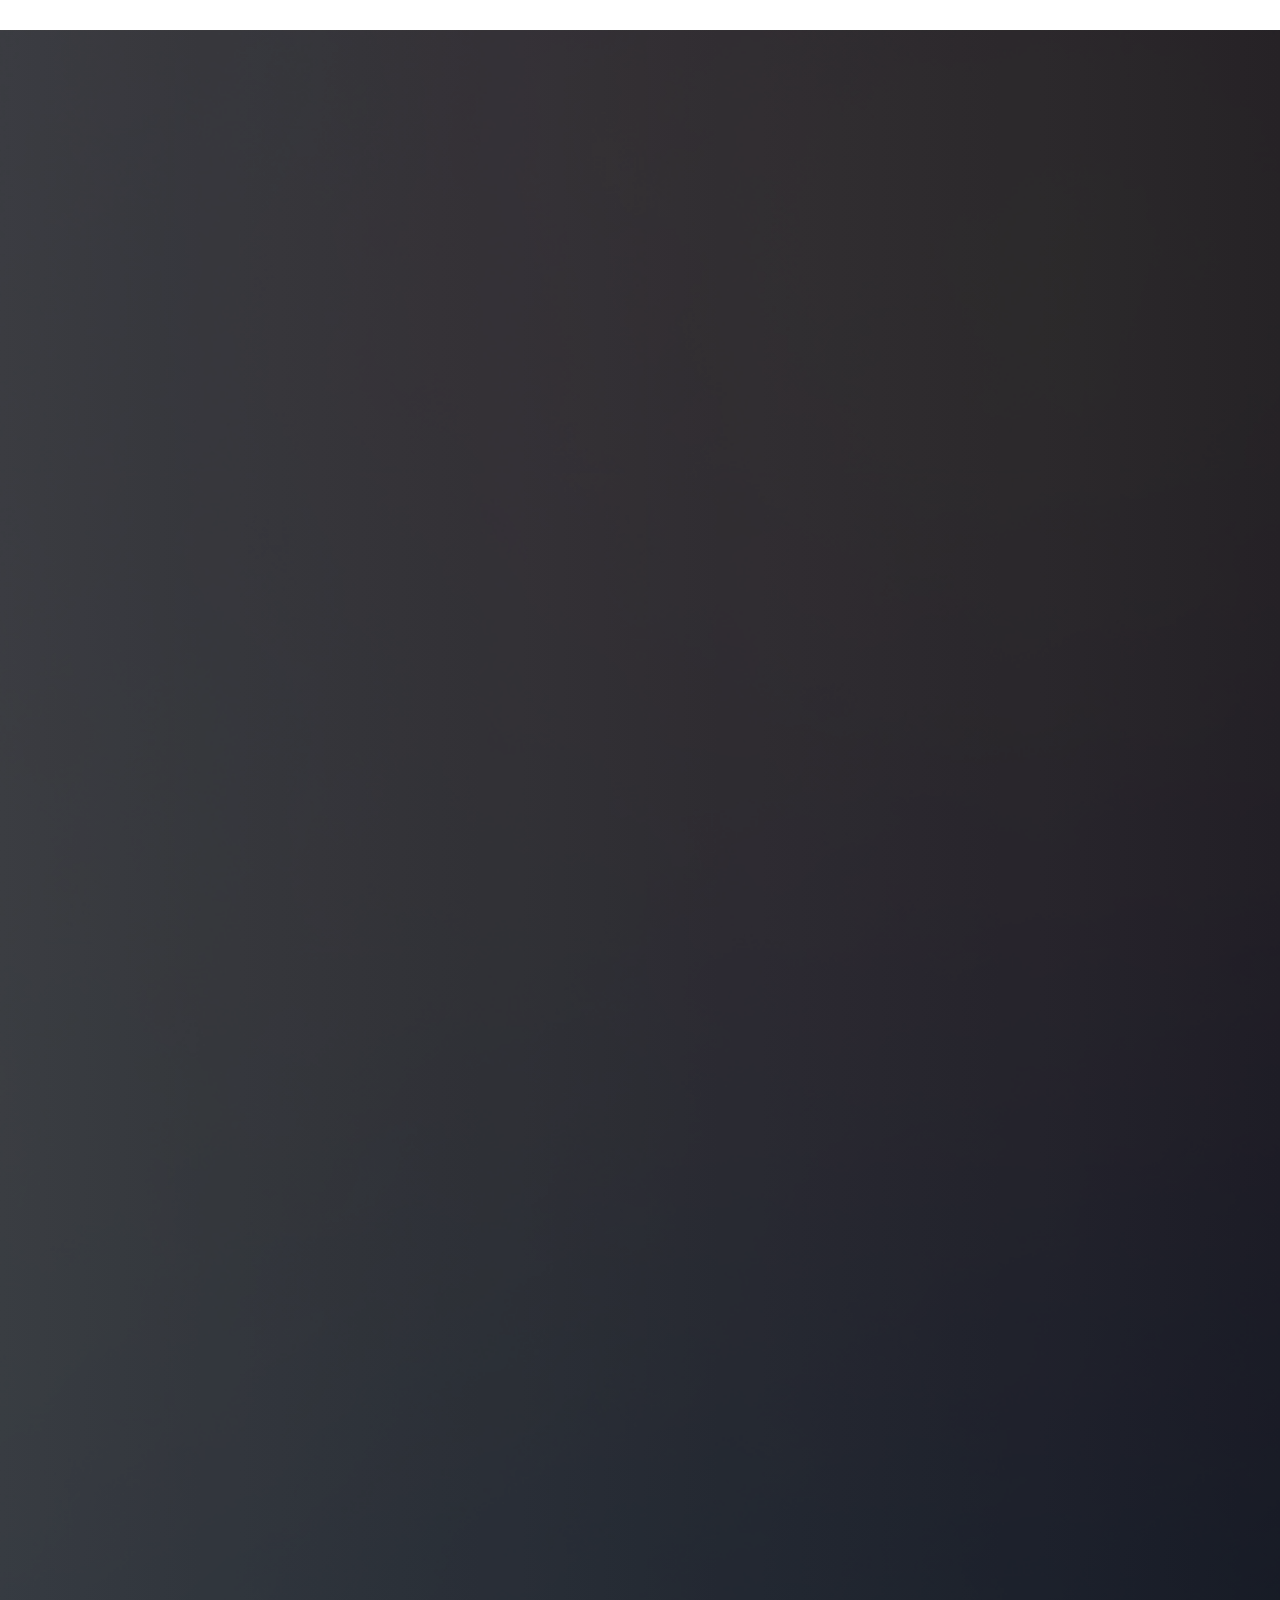
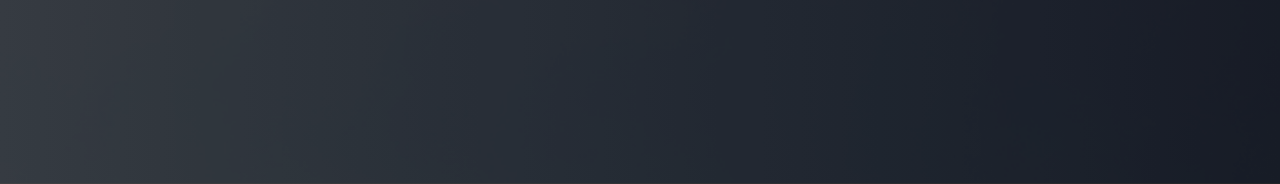
<file: genuine-website/practice/02-what.html>
<!DOCTYPE html>
<html lang="ja">
    <head>
        <meta http-equiv="Content-Type" content="text/html; charset=UTF-8" />
        <meta name="viewport" content="width=device-width, initial-scale=1" />

        <!-------------------------- 電話番号の自動検出 -------------------------->
        <meta name="format-detection" content="telephone=no" />
        <!--------------------------  Webサイト内電話番号がSkyp置換制御 -------------------------->
        <meta name="SKYPE_TOOLBAR" content="SKYPE_TOOLBAR_PARSER_COMPATIBLE" />

        <!--------------------------  meta情報 -------------------------->
        <title>撮影代行をお探しならスタラボの「CGフォトリアル」｜スタラボ</title>
        <meta name="description" content="写真は「撮影する」時代から「CGで作る」時代へ。スタラボのCGフォトリアルは、御社の商品、オフィスなどの写真をCGで再現し、画像として納品するサービスです。" />


        <!--------------------------  CSS -------------------------->
        <link rel="stylesheet" type="text/css" href="./css/vendors/reset.css" />
        <link rel="stylesheet" type="text/css" href="./css/vendors/splide.min.css">
        <link rel="stylesheet" type="text/css" href="./css/style.css" />







    </head>
    <body id="page-top">


    <!-------------------------- ▼ what // start -------------------------->
    <section id="what" class="what">
        <div class="bg-image"><img src="./images/what-bg.jpg" width="auto" height="1200px"></div>
        <div class="bg-color"></div>
        <div class="back"><p>MORE THAN NOW</p></div>
        <div class="container">
            <div class="mark-wrapper">
                <ul>
                    <li class="mark"><p>コスト<br>大幅削減</p></li>
                    <li class="mark"><p>圧倒的な<br>表現力</p></li>
                </ul>
                <ul>
                    <li class="mark"><p>商材の<br>成果UPに<br>貢献</p></li>
                    <li class="cd"><p>CG</p></li>
                    <li class="mark"><p>海外ロケを<br>簡単に実現</p></li>
                </ul>
                <ul>
                    <li class="mark"><p>撮影許可が<br>難しい場所も<br>可能</p></li>
                </ul>
            </div>
            <div class="text">
                <h2>
                    <div class="catch">写真撮影を完全補完<br>現場で「撮る」以上の<br>恩恵を生み出す</div>
                    <div class="sentence">
                        <p>スタラボのCGフォトリアルサービスは、御社の商材をCG写真で納品するサービスです。 食品、衣類、事務用品から、建物の外観・内観まで、業界問わずにCG化が可能。</p>
                        <p>スタジオ撮影やロケ撮影の労力から解放され、圧倒的な表現力のある写真で訴求力も抜群。商材の広告効果改善からブランディングまでを後押し致します。</p>
                    </div>
                </h2>
            </div>
        </div>
    </section><!-- end .what --> 
    <!-------------------------- ▲ what // end -------------------------->

    <!-------------------------- text --------------------------

    <p>：スタラボのCGフォトリアルサービスは、御社の商材をCG写真で納品するサービスです。 食品、衣類、事務用品から、建物の外観・内観まで、業界問わずにCG化が可能。
    <p>：スタジオ撮影やロケ撮影の労力から解放され、圧倒的な表現力のある写真で訴求力も抜群。商材の広告効果改善からブランディングまでを後押し致します。

   ---------------------------------------------------->
	
 
    <!--------------------------  JavaScript -------------------------->
    <script src="./js/splide.min.js"></script>
    <script src="./js/splide-setting.js"></script>
    <script src="./js/gsap.min.js"></script>
	<script src="./js/SplitText.min.js"></script>
	<script src="./js/ScrollTrigger.min.js"></script>
	<!-- <script src="./js/animation-base.js"></script> -->



    <!-------------------------- ▼ base // start -------------------------->
    <section class="base">
        <div class="container">
        </div><!-- end .container -->
    </section><!-- end .base --> 
    <!-------------------------- ▲ base // end -------------------------->



	



    </body>
</html>
</file>
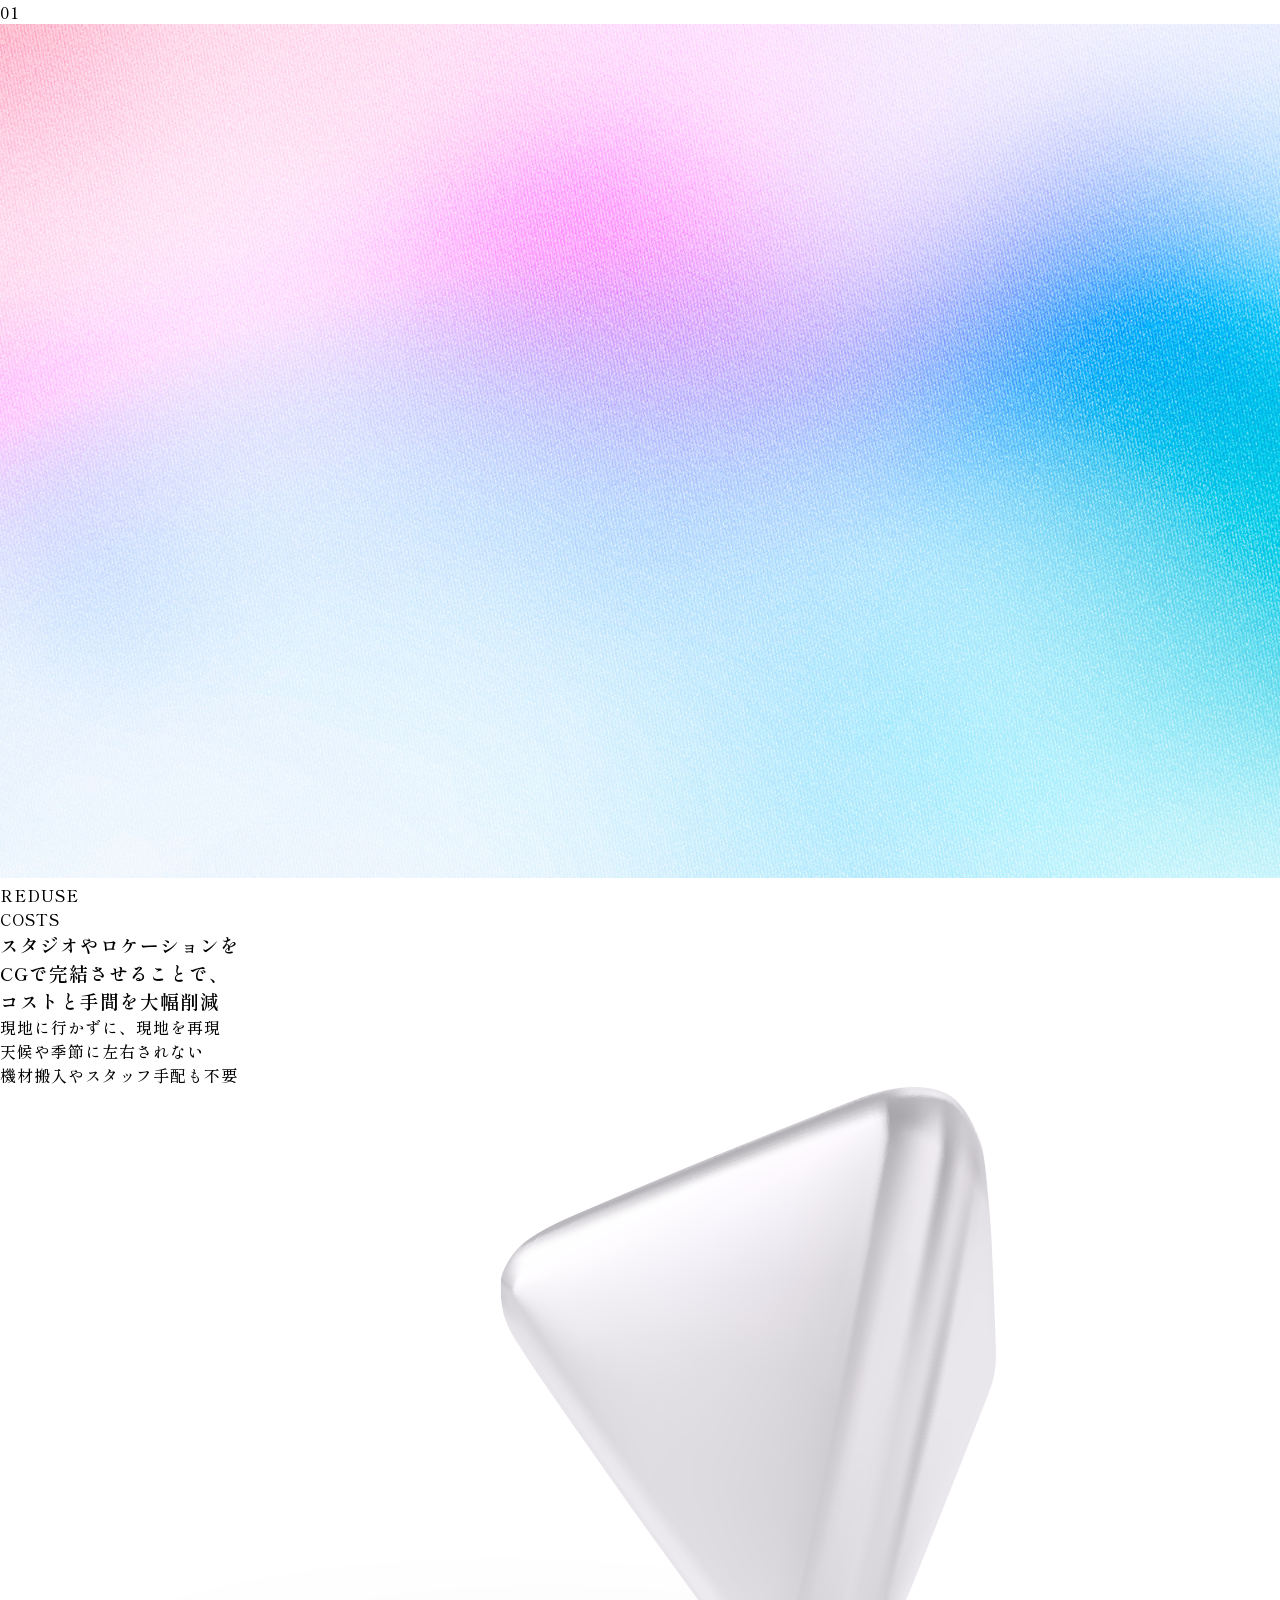
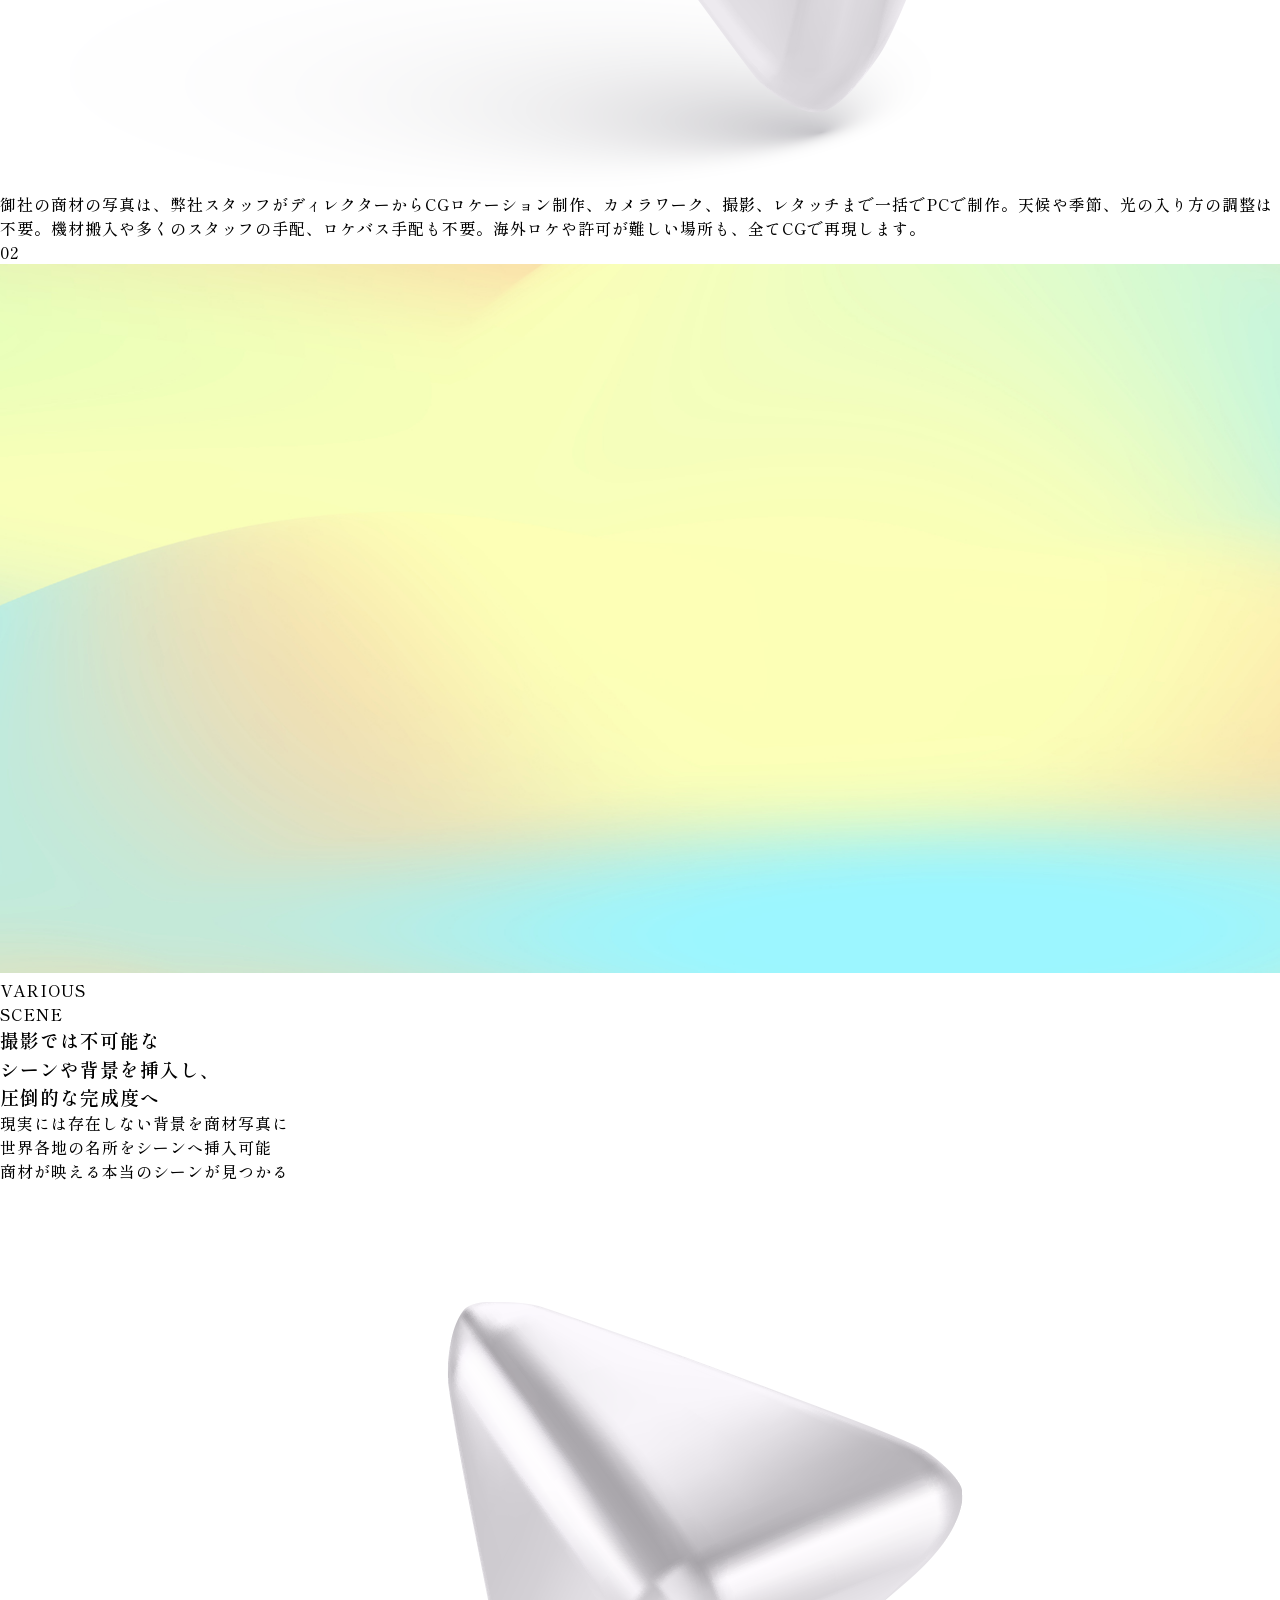
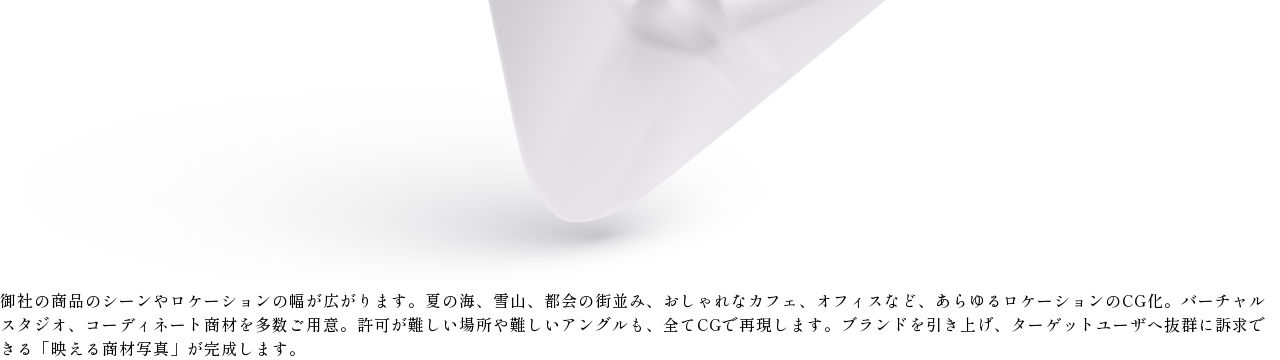
<file: genuine-website/practice/04-feature.html>
<!DOCTYPE html>
<html lang="ja">
    <head>
        <meta http-equiv="Content-Type" content="text/html; charset=UTF-8" />
        <meta name="viewport" content="width=device-width, initial-scale=1" />

        <!-------------------------- 電話番号の自動検出 -------------------------->
        <meta name="format-detection" content="telephone=no" />
        <!--------------------------  Webサイト内電話番号がSkyp置換制御 -------------------------->
        <meta name="SKYPE_TOOLBAR" content="SKYPE_TOOLBAR_PARSER_COMPATIBLE" />

        <!--------------------------  meta情報 -------------------------->
        <title>撮影代行をお探しならスタラボの「CGフォトリアル」｜スタラボ</title>
        <meta name="description" content="写真は「撮影する」時代から「CGで作る」時代へ。スタラボのCGフォトリアルは、御社の商品、オフィスなどの写真をCGで再現し、画像として納品するサービスです。" />


        <!--------------------------  CSS -------------------------->
        <link rel="stylesheet" type="text/css" href="./css/vendors/reset.css" />
        <link rel="stylesheet" type="text/css" href="./css/vendors/splide.min.css">
        <link rel="stylesheet" type="text/css" href="./css/style.css" />







    </head>
    <body id="page-top">



    <!-------------------------- ▼ feature // start -------------------------->
    <section id="feature" class="feature">

    </section><!-- end .feature --> 
    <!-------------------------- ▲ feature // end -------------------------->

    
    <div class="box">
        <div class="top">
            <div class="thumb">
                <div class="number"><p>01</p></div><!-- end .number -->
                <img src="./images/feature-box-thumb01.jpg" alt="*">
            </div><!-- end .thumb -->
            <div class="text">
                <div class="en"><p>REDUSE<br>COSTS</p></div><!-- end p -->
                <h3><div class="catch">スタジオやロケーションを<br>CGで完結させることで、<br>コストと手間を大幅削減</div><!-- end .catch --></h3>
                <ul>
                    <li>現地に行かずに、現地を再現</li>
                    <li>天候や季節に左右されない</li>
                    <li>機材搬入やスタッフ手配も不要</li>
                </ul>
                <div class="geometory"><img src="./images/feature-box-geometory02.png" alt="*"></div><!-- end .geometory -->
            </div><!-- end .text-->
        </div><!-- end .top -->
        <div class="bottom">
            <div class="sentence">
                <p>御社の商材の写真は、弊社スタッフがディレクターからCGロケーション制作、カメラワーク、撮影、レタッチまで一括でPCで制作。天候や季節、光の入り方の調整は不要。機材搬入や多くのスタッフの手配、ロケバス手配も不要。海外ロケや許可が難しい場所も、全てCGで再現します。</p>
            </div><!-- end .sentence -->
        </div><!-- end .bottom -->
    </div><!-- end .box -->
    <div class="box">
        <div class="top">
            <div class="thumb">
                <div class="number"><p>02</p></div><!-- end .number -->
                <img src="./images/feature-box-thumb02.jpg" alt="*">
            </div><!-- end .thumb -->
            <div class="text">
                <div class="en"><p>VARIOUS<br>SCENE</p></div><!-- end p -->
                <h3><div class="catch">撮影では不可能な<br>シーンや背景を挿入し、<br>圧倒的な完成度へ</div><!-- end .catch --></h3>
                <ul>
                    <li>現実には存在しない背景を商材写真に</li>
                    <li>世界各地の名所をシーンへ挿入可能</li>
                    <li>商材が映える本当のシーンが見つかる</li>
                </ul>
            <div class="geometory"><img src="./images/feature-box-geometory01.png" alt="*"></div><!-- end .geometory -->
            </div><!-- end .text-->
        </div><!-- end .top -->
        <div class="bottom">
            <div class="sentence">
                <p>御社の商品のシーンやロケーションの幅が広がります。夏の海、雪山、都会の街並み、おしゃれなカフェ、オフィスなど、あらゆるロケーションのCG化。バーチャルスタジオ、コーディネート商材を多数ご用意。許可が難しい場所や難しいアングルも、全てCGで再現します。ブランドを引き上げ、ターゲットユーザへ抜群に訴求できる「映える商材写真」が完成します。</p>
            </div><!-- end .sentence -->
        </div><!-- end .bottom -->
    </div><!-- end .box -->

    <!-------------------------- text --------------------------

    <li>：集客力UPなどの事業の成果に貢献
    <li>：事業の収益と成長をどんどん加速
    <li>：他社との差別化を大きく打ち出せる
    <p>：商品カタログ、パンフレット、ECサイトの商品写真、ランディングページのビジュアル、採用ブランディングのオフィス写真、建築や不動産の内外・概観など、幅広い業界・商材での写真納品実績多数！低価格で、競合との差別化を大きく打ち出せる写真作りをV.P.Sが徹底フォローでお手伝い致します。

   ---------------------------------------------------->
 
    <!--------------------------  JavaScript -------------------------->
    <script src="./js/splide.min.js"></script>
    <script src="./js/splide-setting.js"></script>
    <script src="./js/gsap.min.js"></script>
	<script src="./js/SplitText.min.js"></script>
	<script src="./js/ScrollTrigger.min.js"></script>
	<!-- <script src="./js/animation-base.js"></script> -->



    <!-------------------------- ▼ base // start -------------------------->
    <section class="base">
        <div class="container">
        </div><!-- end .container -->
    </section><!-- end .base --> 
    <!-------------------------- ▲ base // end -------------------------->



	



    </body>
</html>
</file>
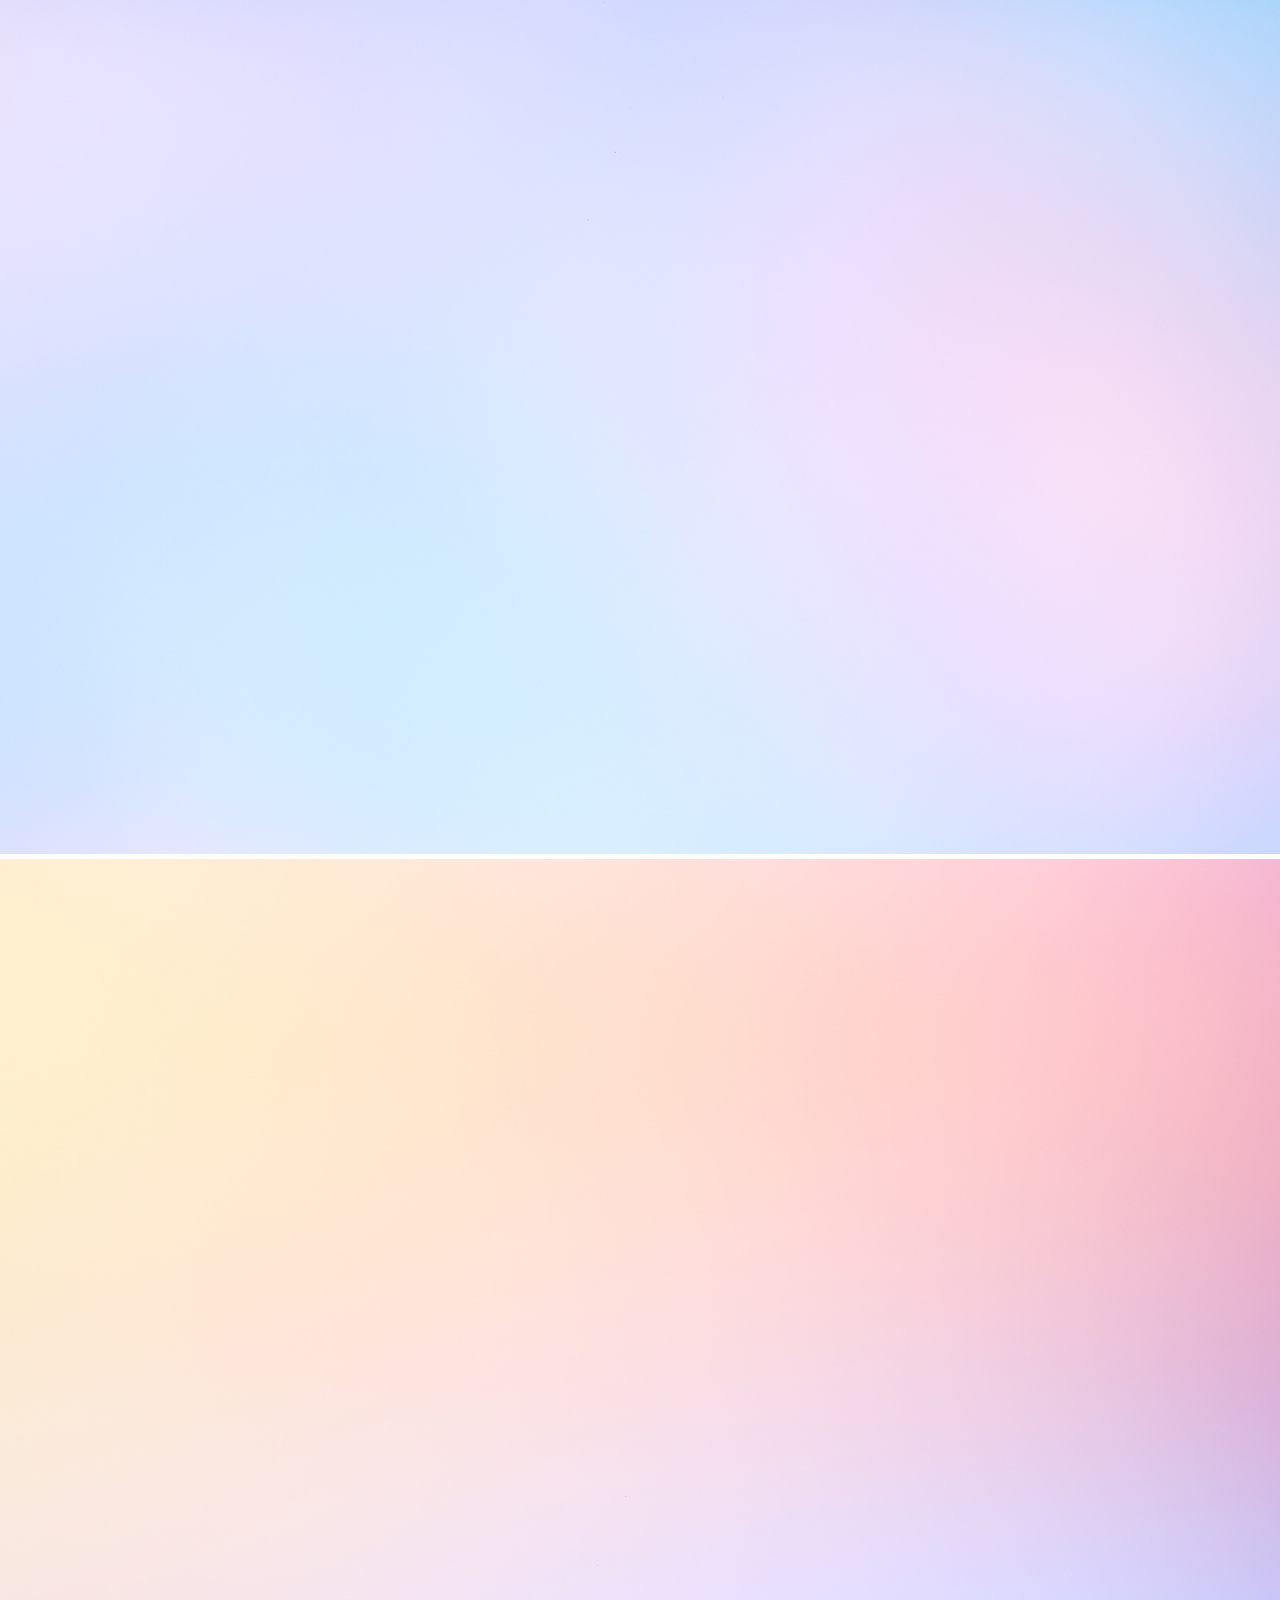
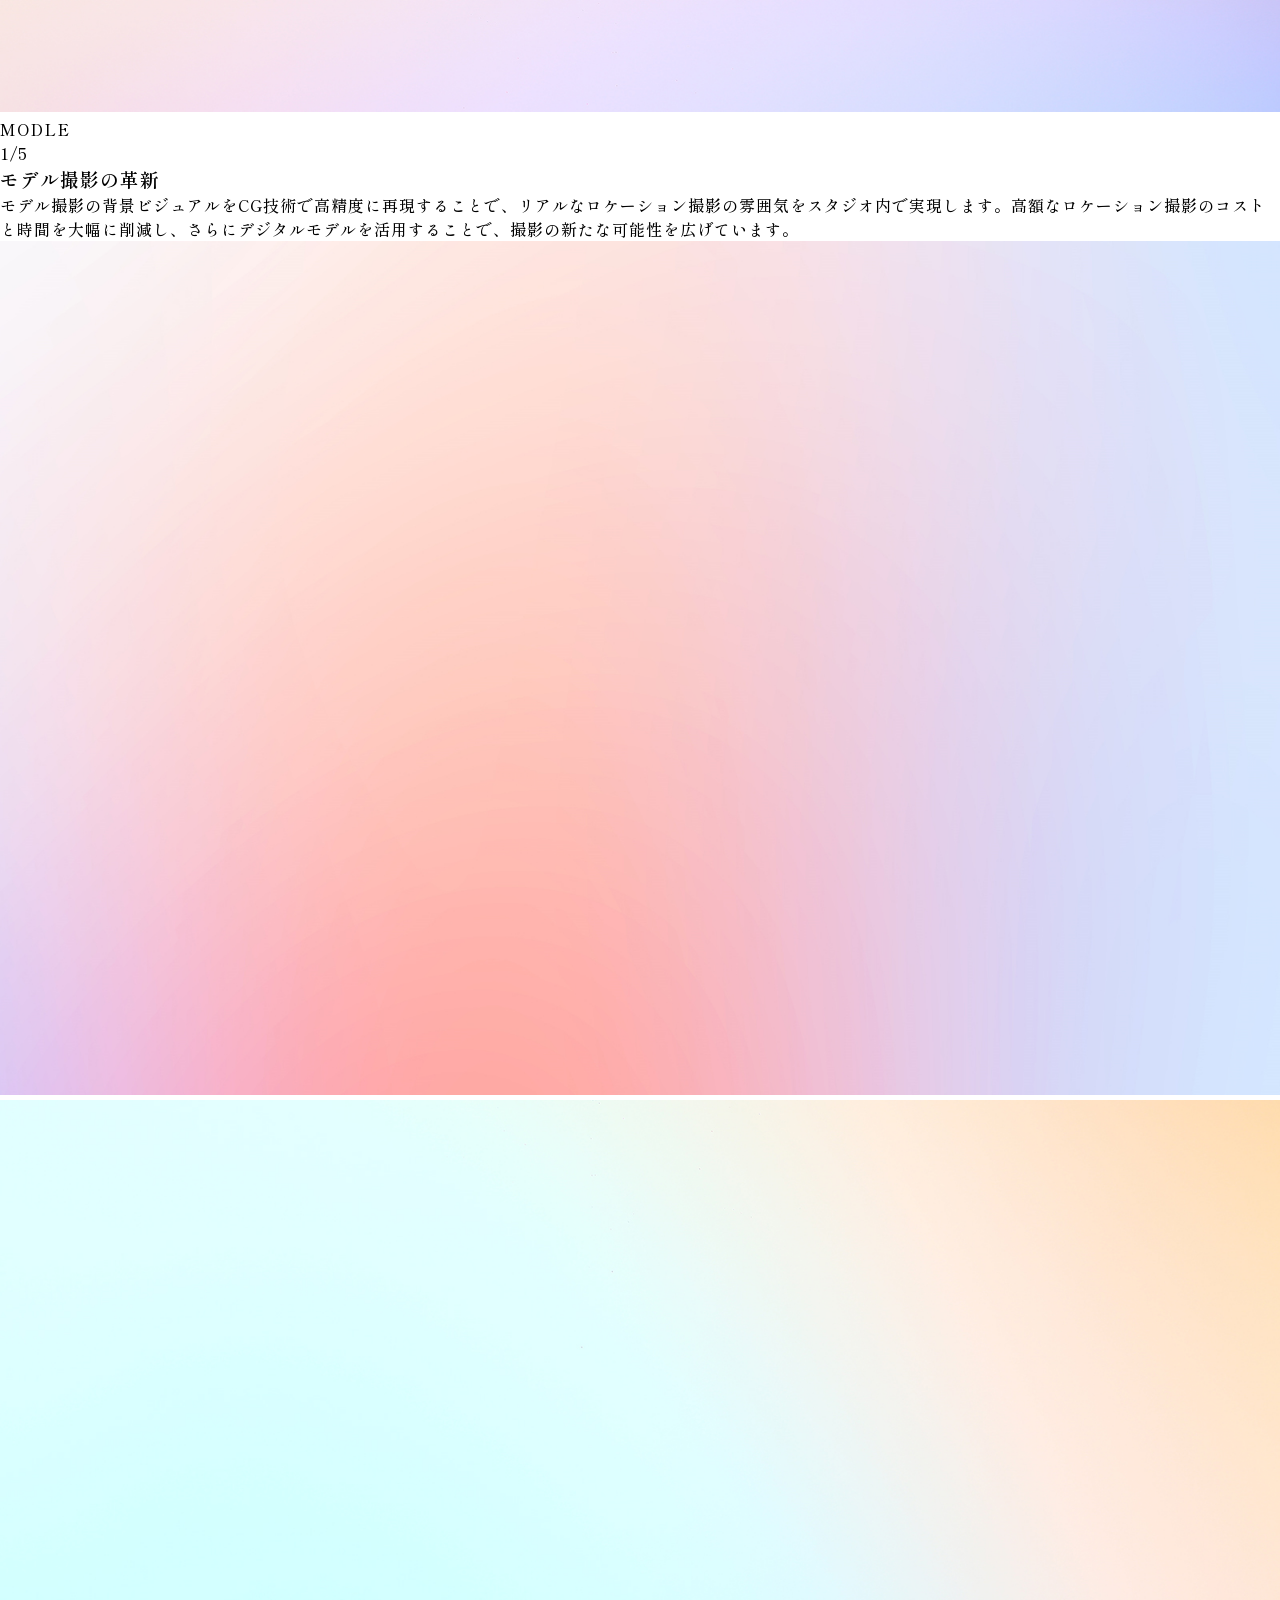
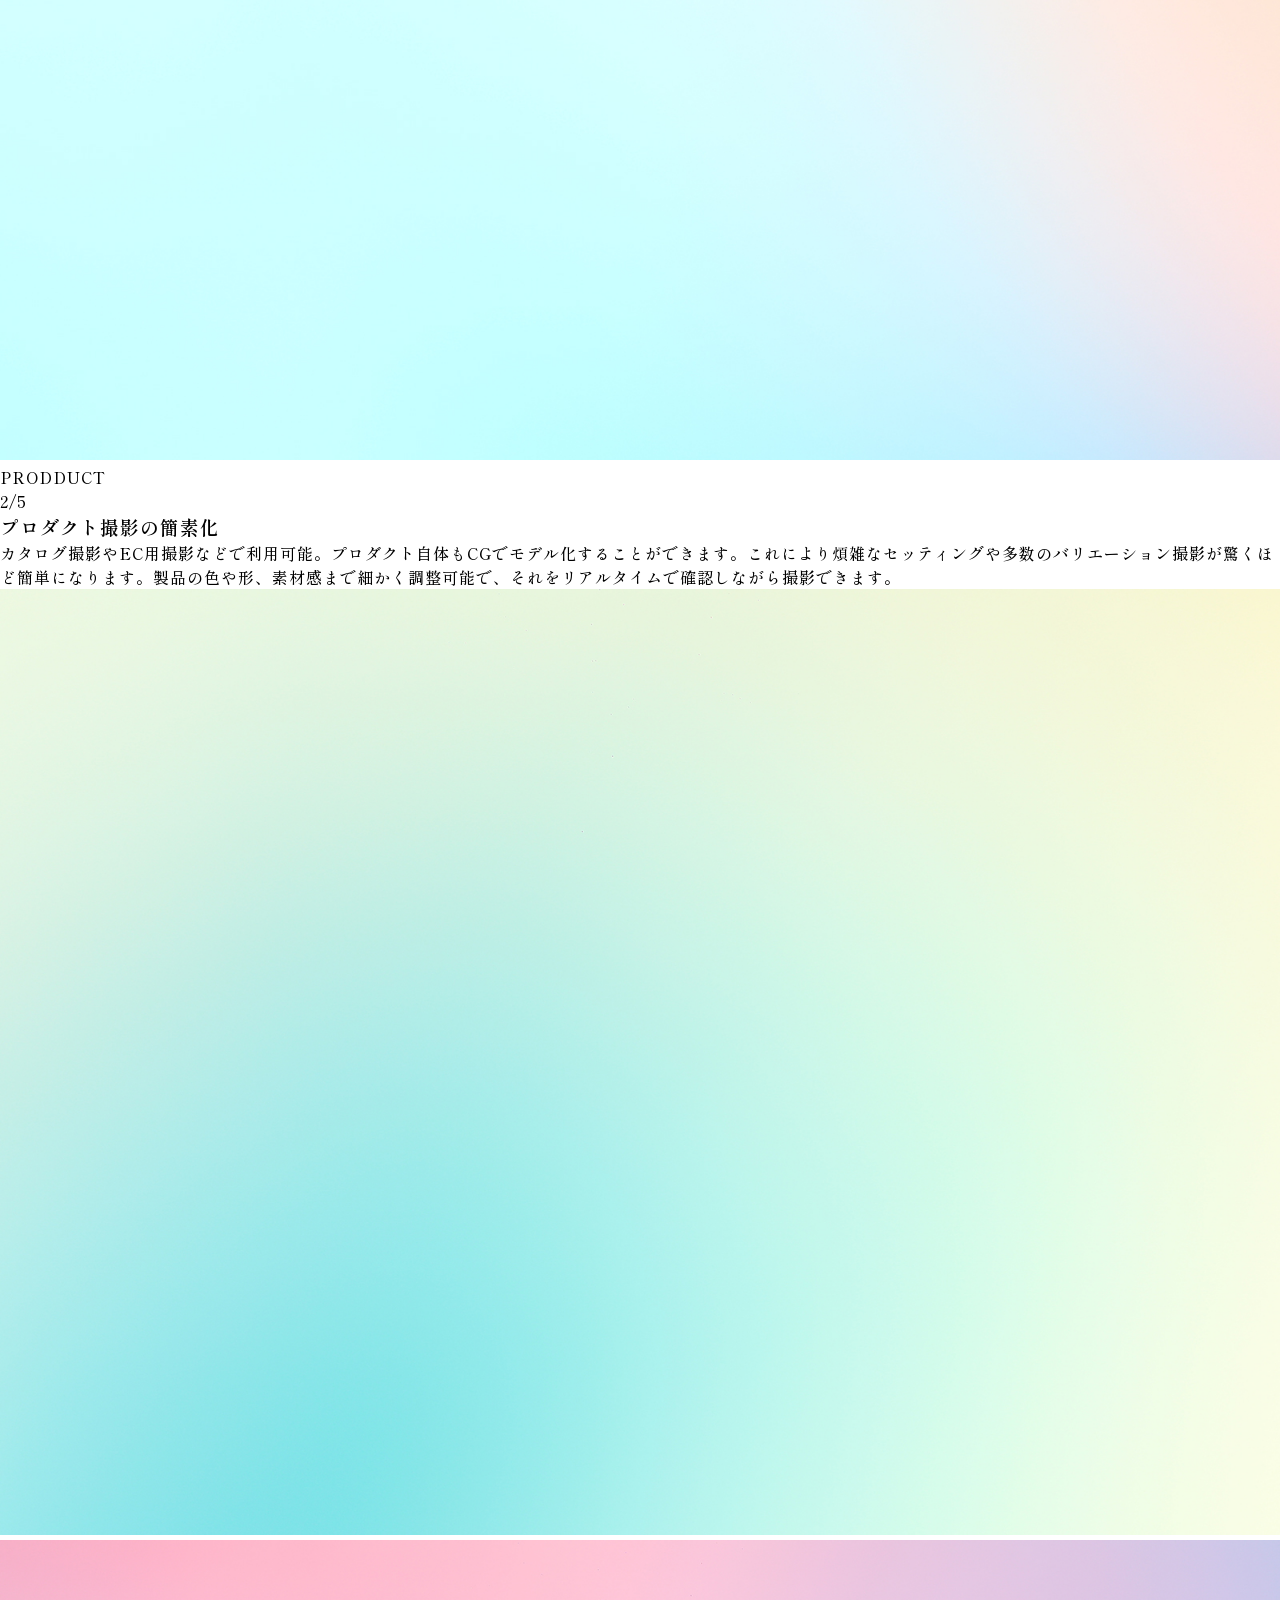
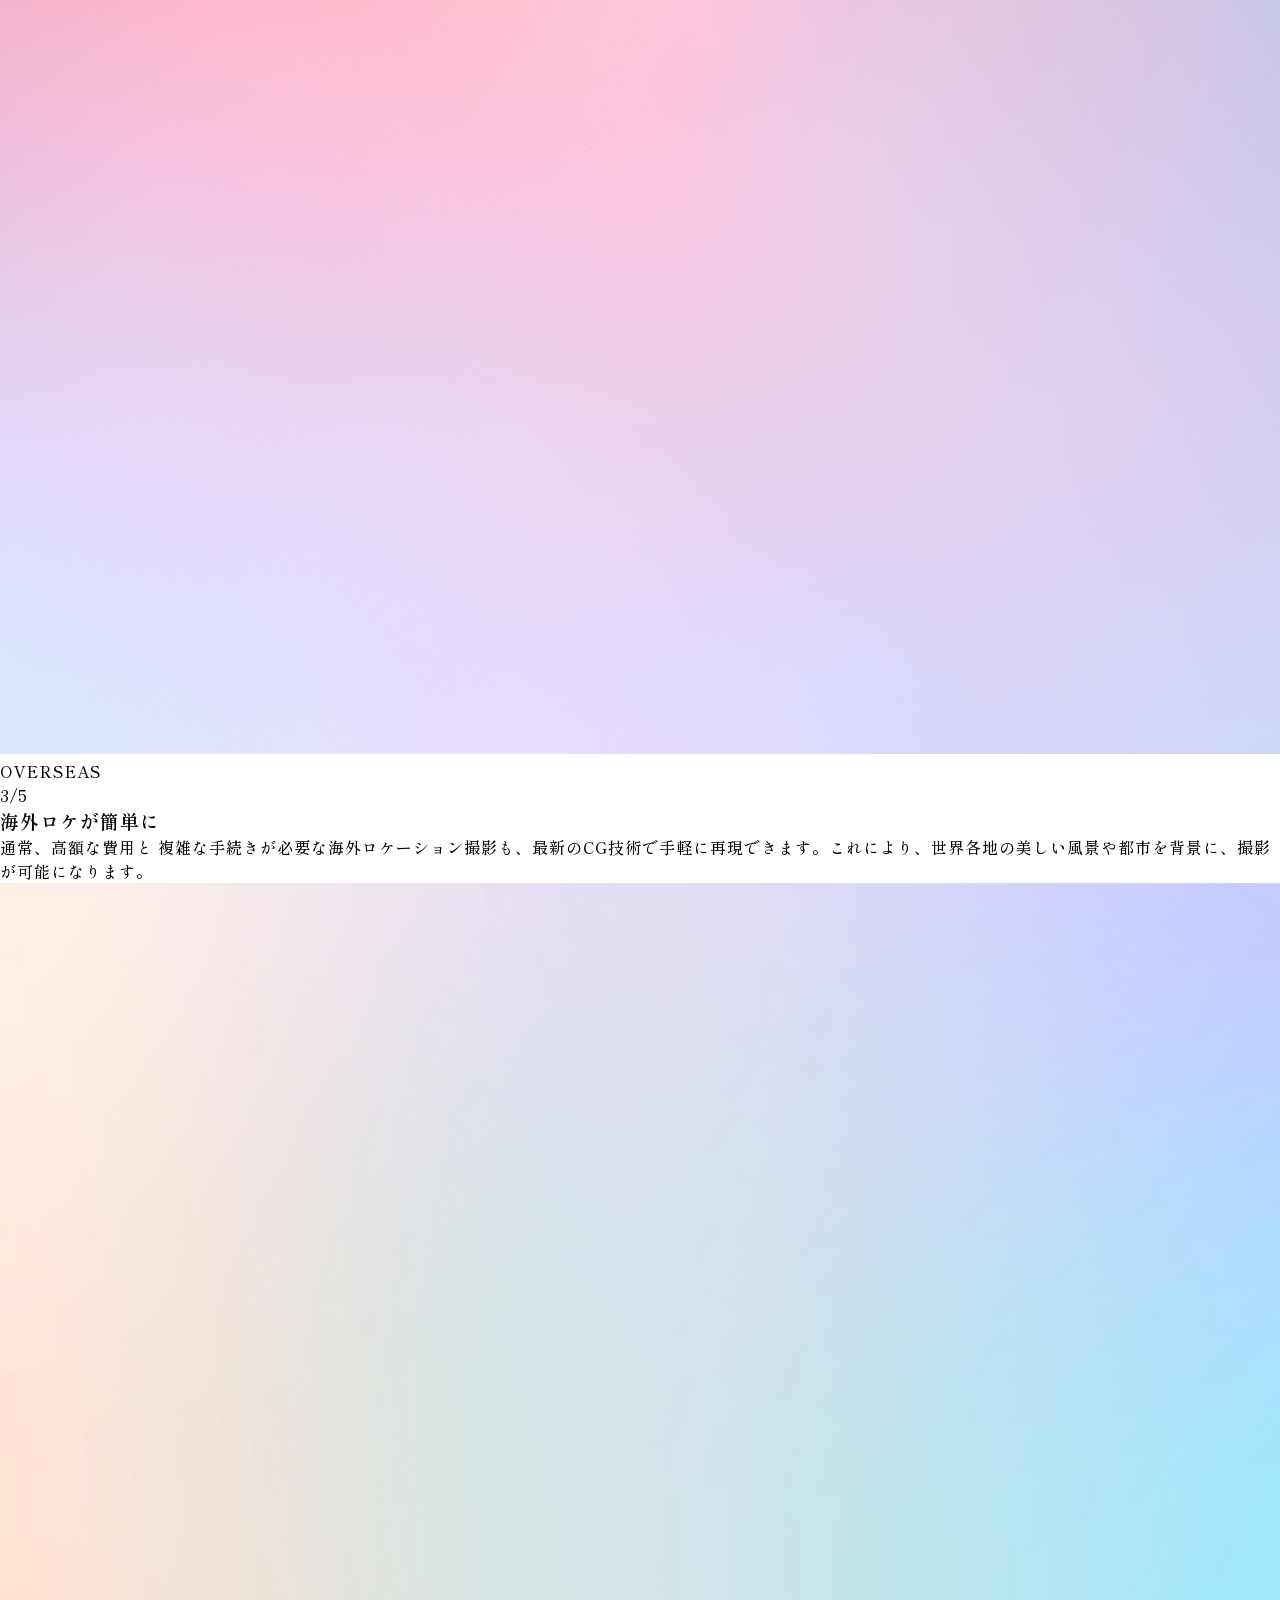
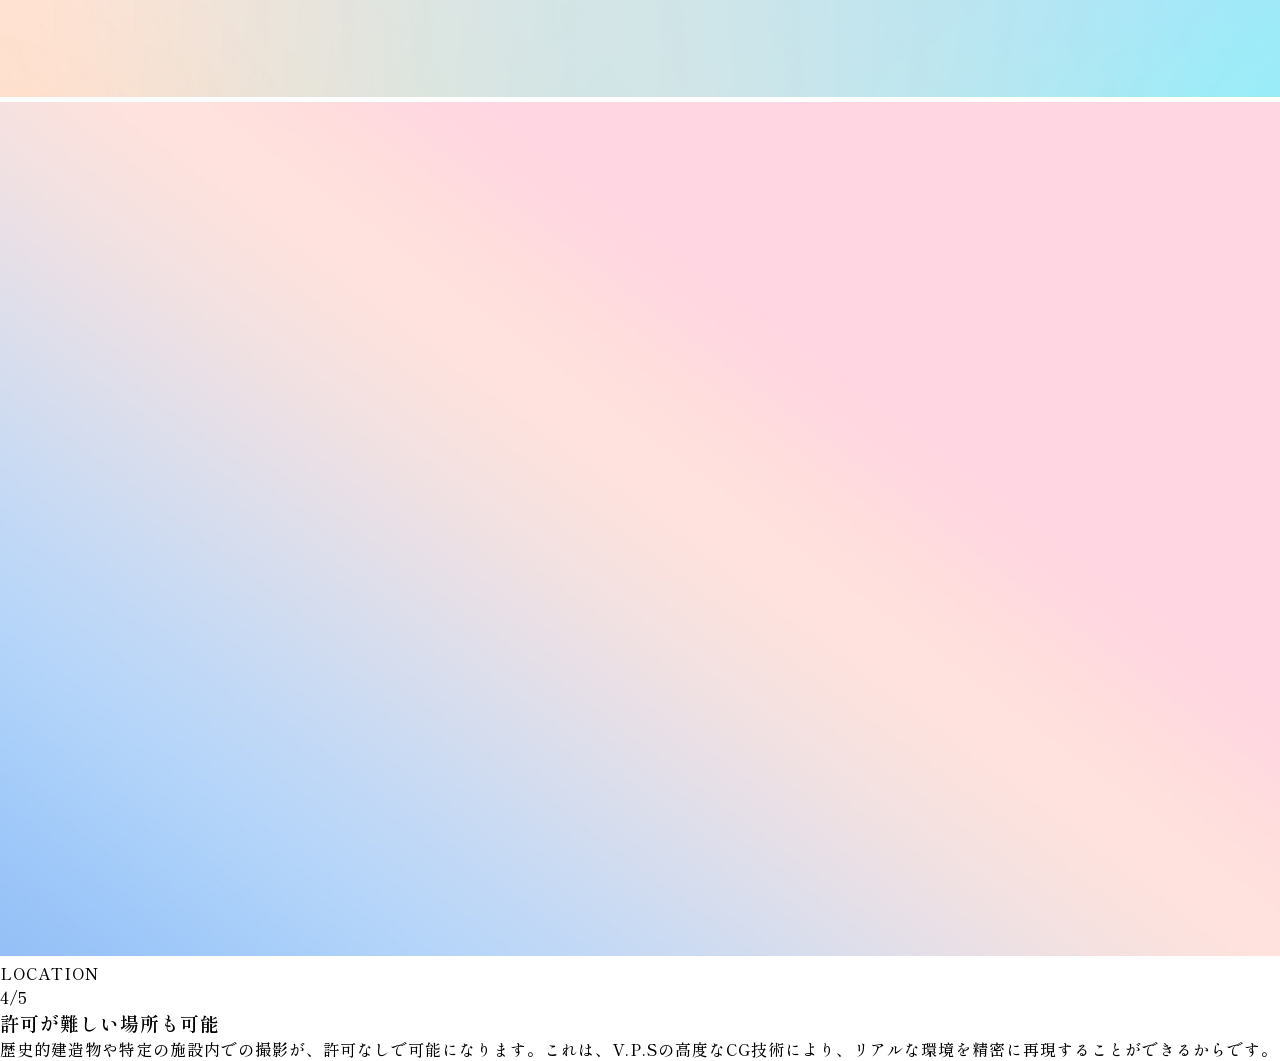
<file: genuine-website/practice/05-merit.html>
<!DOCTYPE html>
<html lang="ja">
    <head>
        <meta http-equiv="Content-Type" content="text/html; charset=UTF-8" />
        <meta name="viewport" content="width=device-width, initial-scale=1" />

        <!-------------------------- 電話番号の自動検出 -------------------------->
        <meta name="format-detection" content="telephone=no" />
        <!--------------------------  Webサイト内電話番号がSkyp置換制御 -------------------------->
        <meta name="SKYPE_TOOLBAR" content="SKYPE_TOOLBAR_PARSER_COMPATIBLE" />

        <!--------------------------  meta情報 -------------------------->
        <title>撮影代行をお探しならスタラボの「CGフォトリアル」｜スタラボ</title>
        <meta name="description" content="写真は「撮影する」時代から「CGで作る」時代へ。スタラボのCGフォトリアルは、御社の商品、オフィスなどの写真をCGで再現し、画像として納品するサービスです。" />


        <!--------------------------  CSS -------------------------->
        <link rel="stylesheet" type="text/css" href="./css/vendors/reset.css" />
        <link rel="stylesheet" type="text/css" href="./css/vendors/splide.min.css">
        <link rel="stylesheet" type="text/css" href="./css/style.css" />







    </head>
    <body id="page-top">


    <!-------------------------- ▼ merit // start -------------------------->
    <section id="merit" class="merit">

    </section><!-- end .merit --> 
    <!-------------------------- ▲ merit // end -------------------------->

    <div class="box">
        <div class="thumb-wrapper">
            <div class="thumb"><img src="./images/merit-thumb01.jpg" alt="*"></div><!-- end .thumb -->
            <div class="thumb"><img src="./images/merit-thumb02.jpg" alt="*"></div><!-- end .thumb -->
        </div><!-- end .thumb-wrapper -->
        <div class="text">
            <div class="back"><p>MODLE</p></div><!-- end .back -->
            <div class="inset">
                <div class="semi-title">
                    <div class="number"><p>1/5</p></div><!-- end .number -->
                    <h3><div class="catch">モデル撮影の革新</div><!-- end .catch --></h3>
                </div><!-- end .semi-title -->
                <div class="sentence">
                    <p>
                        モデル撮影の背景ビジュアルをCG技術で高精度に再現することで、リアルなロケーション撮影の雰囲気をスタジオ内で実現します。高額なロケーション撮影のコストと時間を大幅に削減し、さらにデジタルモデルを活用することで、撮影の新たな可能性を広げています。
                    </p>
                </div><!-- end .sentence -->
            </div><!-- end .inset -->
        </div><!-- end .text -->
    </div><!-- end .box -->
    <div class="box">
        <div class="thumb-wrapper">
            <div class="thumb"><img src="./images/merit-thumb03.jpg" alt="*"></div><!-- end .thumb -->
            <div class="thumb"><img src="./images/merit-thumb04.jpg" alt="*"></div><!-- end .thumb -->
        </div><!-- end .thumb-wrapper -->
        <div class="text">
            <div class="back"><p>PRODDUCT</p></div><!-- end .back -->
            <div class="inset">
                <div class="semi-title">
                    <div class="number"><p>2/5</p></div><!-- end .number -->
                    <h3><div class="catch">プロダクト撮影の<br class="sp-disblock">簡素化</div><!-- end .catch --></h3>
                </div><!-- end .semi-title -->
                <div class="sentence">
                    <p>
                        カタログ撮影やEC用撮影などで利用可能。プロダクト自体もCGでモデル化することができます。これにより煩雑なセッティングや多数のバリエーション撮影が驚くほど簡単になります。製品の色や形、素材感まで細かく調整可能で、それをリアルタイムで確認しながら撮影できます。
                    </p>
                </div><!-- end .sentence -->
            </div><!-- end .inset -->
        </div><!-- end .text -->
    </div><!-- end .box -->
    <div class="box">
        <div class="thumb-wrapper">
            <div class="thumb"><img src="./images/merit-thumb05.jpg" alt="*"></div><!-- end .thumb -->
            <div class="thumb"><img src="./images/merit-thumb06.jpg" alt="*"></div><!-- end .thumb -->
        </div><!-- end .thumb-wrapper -->
        <div class="text">
            <div class="back"><p>OVERSEAS</p></div><!-- end .back -->
            <div class="inset">
                <div class="semi-title">
                    <div class="number"><p>3/5</p></div><!-- end .number -->
                    <h3><div class="catch">海外ロケが簡単に</div><!-- end .catch --></h3>
                </div><!-- end .semi-title -->
                <div class="sentence">
                    <p>
                        通常、高額な費用と 複雑な手続きが必要な海外ロケーション撮影も、最新のCG技術で手軽に再現できます。これにより、世界各地の美しい風景や都市を背景に、撮影が可能になります。
                    </p>
                </div><!-- end .sentence -->
            </div><!-- end .inset -->
        </div><!-- end .text -->
    </div><!-- end .box -->
    <div class="box">
        <div class="thumb-wrapper">
            <div class="thumb"><img src="./images/merit-thumb07.jpg" alt="*"></div><!-- end .thumb -->
            <div class="thumb"><img src="./images/merit-thumb08.jpg" alt="*"></div><!-- end .thumb -->
        </div><!-- end .thumb-wrapper -->
        <div class="text">
            <div class="back"><p>LOCATION</p></div><!-- end .back -->
            <div class="inset">
                <div class="semi-title">
                    <div class="number"><p>4/5</p></div><!-- end .number -->
                    <h3><div class="catch">許可が難しい<br class="sp-disblock">場所も可能</div><!-- end .catch --></h3>
                </div><!-- end .semi-title -->
                <div class="sentence">
                    <p>
                        歴史的建造物や特定の施設内での撮影が、許可なしで可能になります。これは、V.P.Sの高度なCG技術により、リアルな環境を精密に再現することができるからです。
                    </p>
                </div><!-- end .sentence -->
            </div><!-- end .inset -->
        </div><!-- end .text -->
    </div><!-- end .box -->

    <!-------------------------- text --------------------------

    <h3>：ABテストが早く行える
    <p>：リアルタイムでビジュアルを調整できるため、ABテストを効率的に行うことが可能です。これにより、短期間で多くのバリエーションをテストし、最適なビジュアルを選ぶことができます。

   ---------------------------------------------------->

	
 
    <!--------------------------  JavaScript -------------------------->
    <script src="./js/splide.min.js"></script>
    <script src="./js/splide-setting.js"></script>
    <script src="./js/gsap.min.js"></script>
	<script src="./js/SplitText.min.js"></script>
	<script src="./js/ScrollTrigger.min.js"></script>
	<!-- <script src="./js/animation-base.js"></script> -->



    <!-------------------------- ▼ base // start -------------------------->
    <section class="base">
        <div class="container">
        </div><!-- end .container -->
    </section><!-- end .base --> 
    <!-------------------------- ▲ base // end -------------------------->



	



    </body>
</html>
</file>
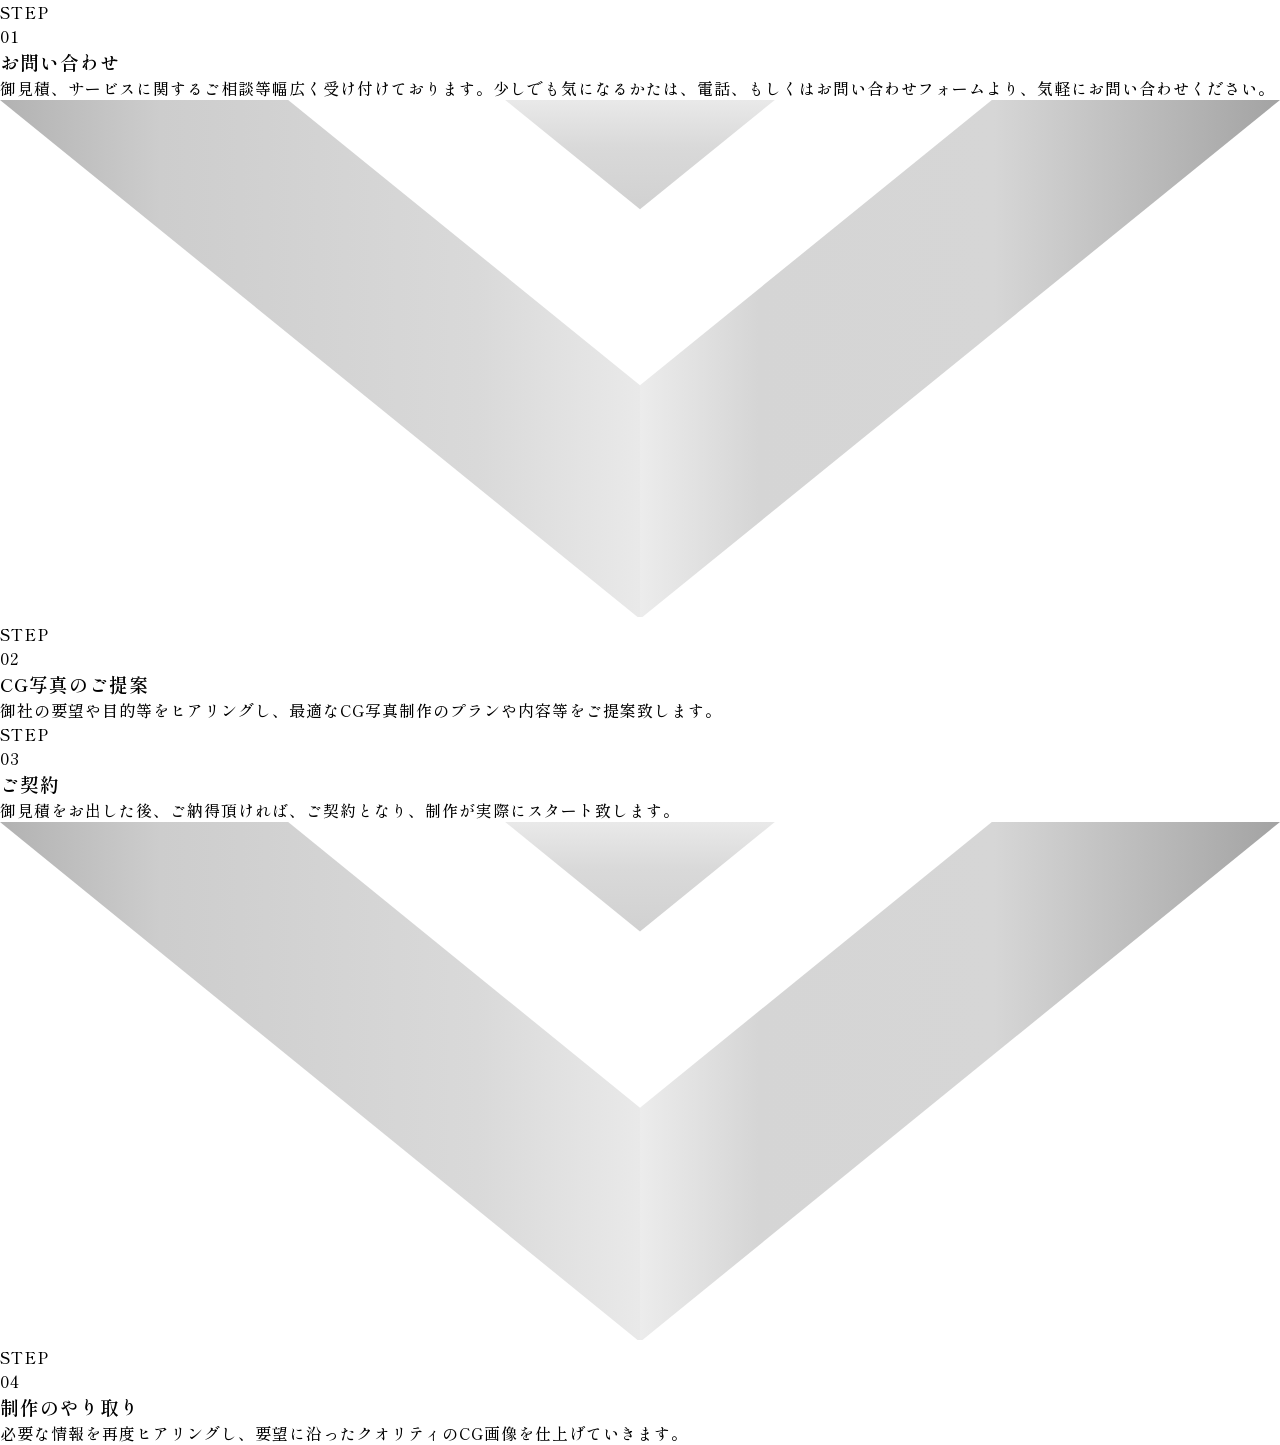
<file: genuine-website/practice/06-flow.html>
<!DOCTYPE html>
<html lang="ja">
    <head>
        <meta http-equiv="Content-Type" content="text/html; charset=UTF-8" />
        <meta name="viewport" content="width=device-width, initial-scale=1" />

        <!-------------------------- 電話番号の自動検出 -------------------------->
        <meta name="format-detection" content="telephone=no" />
        <!--------------------------  Webサイト内電話番号がSkyp置換制御 -------------------------->
        <meta name="SKYPE_TOOLBAR" content="SKYPE_TOOLBAR_PARSER_COMPATIBLE" />

        <!--------------------------  meta情報 -------------------------->
        <title>撮影代行をお探しならスタラボの「CGフォトリアル」｜スタラボ</title>
        <meta name="description" content="写真は「撮影する」時代から「CGで作る」時代へ。スタラボのCGフォトリアルは、御社の商品、オフィスなどの写真をCGで再現し、画像として納品するサービスです。" />


        <!--------------------------  CSS -------------------------->
        <link rel="stylesheet" type="text/css" href="./css/vendors/reset.css" />
        <link rel="stylesheet" type="text/css" href="./css/vendors/splide.min.css">
        <link rel="stylesheet" type="text/css" href="./css/style.css" />







    </head>
    <body id="page-top">

    <!-------------------------- ▼ header // start -------------------------->
    <header class="header">

    </header><!-- end .header -->
    <!-------------------------- ▲ header // end -------------------------->



	<!-------------------------- ▼ flow // start -------------------------->
	<section id="flow" class="flow">

	</section><!-- end .flow -->
	<!-------------------------- ▲ flow // end -------------------------->


    <div class="box">
        <div class="inner">
            <div class="number"><p class="sub">STEP</p><p class="main">01</p></div><!-- end .number -->
            <div class="text">
                <h3><div class="catch">お問い合わせ</div><!-- end .catch --></h3>
                <div class="sentence">
                    <p>
                        御見積、サービスに関するご相談等幅広く受け付けております。少しでも気になるかたは、電話、もしくはお問い合わせフォームより、気軽にお問い合わせください。
                    </p>
                </div><!-- end .sentence -->
            </div><!-- end .text -->
        </div><!-- end .inner -->
    </div><!-- end .box -->
    <div class="arrow"><img src="./images/flow-arrow.svg" alt="**"></div><!-- end .arrow -->
    <div class="box">
        <div class="inner">
            <div class="number"><p class="sub">STEP</p><p class="main">02</p></div><!-- end .number -->
            <div class="text">
                <h3><div class="catch">CG写真のご提案</div><!-- end .catch --></h3>
                <div class="sentence">
                    <p>
                        御社の要望や目的等をヒアリングし、最適なCG写真制作のプランや内容等をご提案致します。
                    </p>
                </div><!-- end .sentence -->
            </div><!-- end .text -->
        </div><!-- end .inner -->
    </div><!-- end .box -->
    <div class="arrow"><img src="./images/flow-arrow.svg" alt="**" class="sp-disblock"></div><!-- end .arrow -->
    <div class="box">
        <div class="inner">
            <div class="number"><p class="sub">STEP</p><p class="main">03</p></div><!-- end .number -->
            <div class="text">
                <h3><div class="catch">ご契約</div><!-- end .catch --></h3>
                <div class="sentence">
                    <p>
                        御見積をお出した後、ご納得頂ければ、ご契約となり、制作が実際にスタート致します。
                    </p>
                </div><!-- end .sentence -->
            </div><!-- end .text -->
        </div><!-- end .inner -->
    </div><!-- end .box -->
    <div class="arrow"><img src="./images/flow-arrow.svg" alt="**"></div><!-- end .arrow -->
    <div class="box">
        <div class="inner">
            <div class="number"><p class="sub">STEP</p><p class="main">04</p></div><!-- end .number -->
            <div class="text">
                <h3><div class="catch">制作のやり取り</div><!-- end .catch --></h3>
                <div class="sentence">
                    <p>
                        必要な情報を再度ヒアリングし、要望に沿ったクオリティのCG画像を仕上げていきます。
                    </p>
                </div><!-- end .sentence -->
            </div><!-- end .text -->
        </div><!-- end .inner -->
    </div><!-- end .box -->


    <!-------------------------- text --------------------------

    <p>：完成後、様々な媒体でご活用ください。納品後も、アフターフォローを行い、CG画像をより良く活用するために御社をバックアップ致します。

   ---------------------------------------------------->
	
 
    <!--------------------------  JavaScript -------------------------->
    <script src="./js/splide.min.js"></script>
    <script src="./js/splide-setting.js"></script>
    <script src="./js/gsap.min.js"></script>
	<script src="./js/SplitText.min.js"></script>
	<script src="./js/ScrollTrigger.min.js"></script>
	<!-- <script src="./js/animation-base.js"></script> -->



    <!-------------------------- ▼ base // start -------------------------->
    <section class="base">
        <div class="container">
        </div><!-- end .container -->
    </section><!-- end .base --> 
    <!-------------------------- ▲ base // end -------------------------->



	



    </body>
</html>
</file>
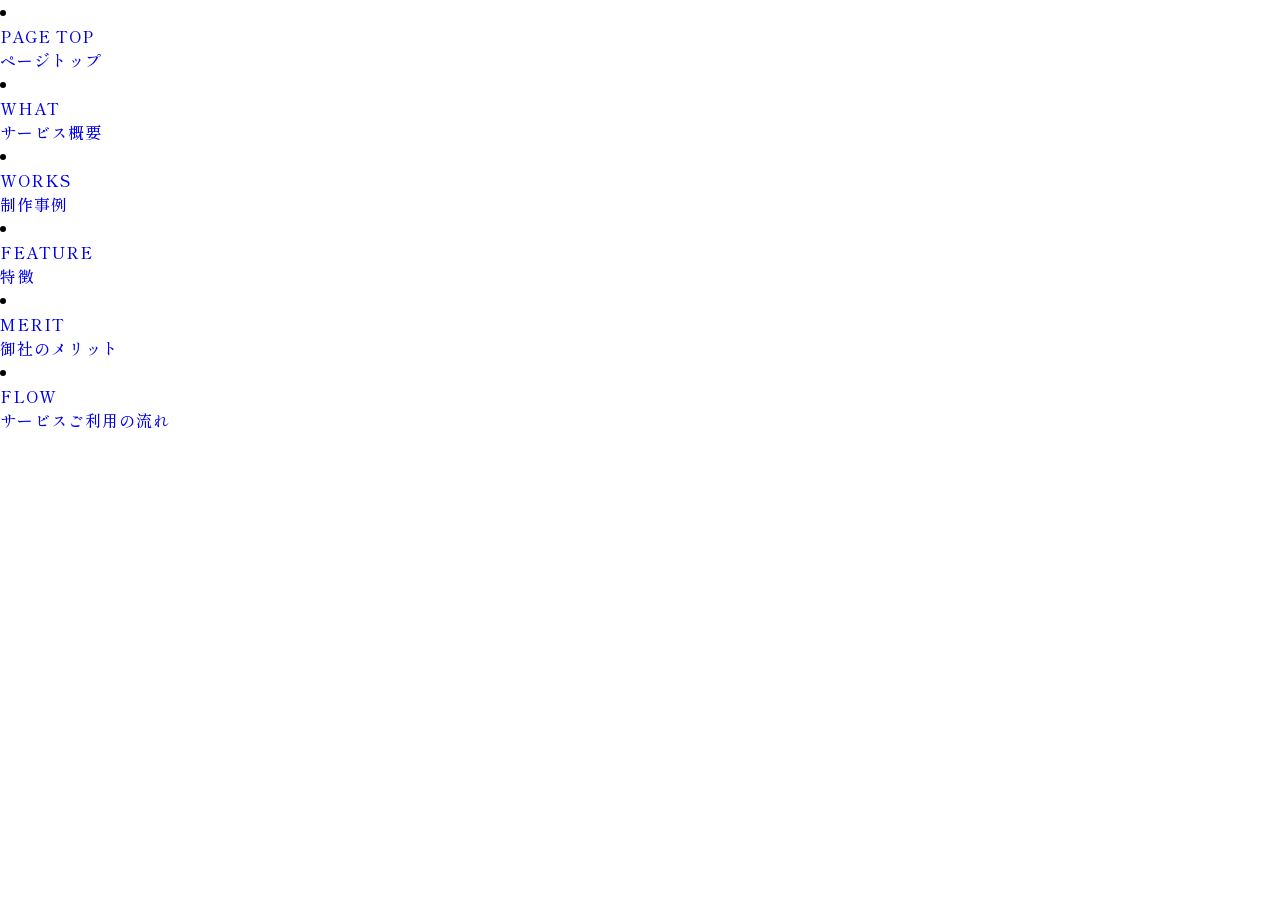
<file: genuine-website/practice/08-footer.html>
<!DOCTYPE html>
<html lang="ja">
    <head>
        <meta http-equiv="Content-Type" content="text/html; charset=UTF-8" />
        <meta name="viewport" content="width=device-width, initial-scale=1" />

        <!-------------------------- 電話番号の自動検出 -------------------------->
        <meta name="format-detection" content="telephone=no" />
        <!--------------------------  Webサイト内電話番号がSkyp置換制御 -------------------------->
        <meta name="SKYPE_TOOLBAR" content="SKYPE_TOOLBAR_PARSER_COMPATIBLE" />

        <!--------------------------  meta情報 -------------------------->
        <title>撮影代行をお探しならスタラボの「CGフォトリアル」｜スタラボ</title>
        <meta name="description" content="写真は「撮影する」時代から「CGで作る」時代へ。スタラボのCGフォトリアルは、御社の商品、オフィスなどの写真をCGで再現し、画像として納品するサービスです。" />


        <!--------------------------  CSS -------------------------->
        <link rel="stylesheet" type="text/css" href="./css/vendors/reset.css" />
        <link rel="stylesheet" type="text/css" href="./css/vendors/splide.min.css">
        <link rel="stylesheet" type="text/css" href="./css/style.css" />







    </head>
    <body id="page-top">


    <!-------------------------- ▼ footer // start -------------------------->
    <footer class="footer">

    </footer><!-- end .footer --> 
    <!-------------------------- ▲ footer // end -------------------------->



    <li><a href="#page-top"><p class="en">PAGE TOP</p><p class="jp">ページトップ</p></a></li>
    <li><a href="#what"><p class="en">WHAT</p><p class="jp">サービス概要</p></a></li>
    <li><a href="#works"><p class="en">WORKS</p><p class="jp">制作事例</p></a></li>
    <li><a href="#feature"><p class="en">FEATURE</p><p class="jp">特徴</p></a></li>
    <li><a href="#merit"><p class="en">MERIT</p><p class="jp">御社のメリット</p></a></li>
    <li><a href="#flow"><p class="en">FLOW</p><p class="jp">サービスご利用の流れ</p></a></li>


    <!-------------------------- text --------------------------

    <small>：建築DXを3DCGで実現する会社 CGパース・CG制作

   ---------------------------------------------------->
	
 
    <!--------------------------  JavaScript -------------------------->
    <script src="./js/splide.min.js"></script>
    <script src="./js/splide-setting.js"></script>
    <script src="./js/gsap.min.js"></script>
	<script src="./js/SplitText.min.js"></script>
	<script src="./js/ScrollTrigger.min.js"></script>
	<!-- <script src="./js/animation-base.js"></script> -->

    </body>
</html>
</file>
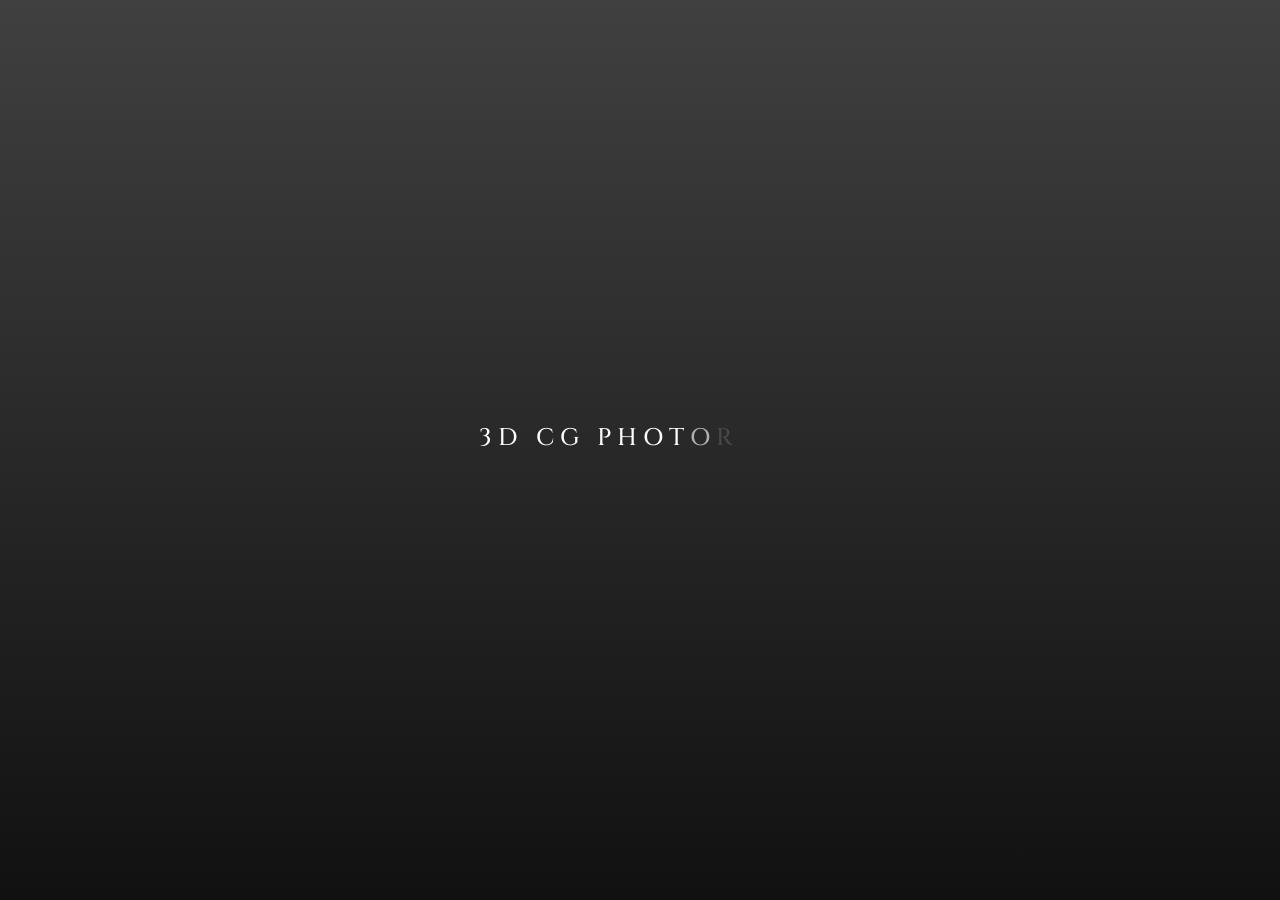
<file: genuine-website/sorce/loading.html>
<!DOCTYPE html>
<html lang="ja">
    <head>
        <meta http-equiv="Content-Type" content="text/html; charset=UTF-8" />
        <meta name="viewport" content="width=device-width, initial-scale=1" />

        <!-------------------------- 電話番号の自動検出 -------------------------->
        <meta name="format-detection" content="telephone=no" />
        <!--------------------------  Webサイト内電話番号がSkyp置換制御 -------------------------->
        <meta name="SKYPE_TOOLBAR" content="SKYPE_TOOLBAR_PARSER_COMPATIBLE" />

        <!--------------------------  meta情報 -------------------------->
        <title>撮影代行をお探しならスタラボの「CGフォトリアル」｜スタラボ</title>
        <meta name="description" content="写真は「撮影する」時代から「CGで作る」時代へ。スタラボのCGフォトリアルは、御社の商品、オフィスなどの写真をCGで再現し、画像として納品するサービスです。" />


        <!--------------------------  CSS -------------------------->

        <link rel="stylesheet" type="text/css" href="./css/vendors/reset.css">
        <link rel="stylesheet" type="text/css" href="./css/vendors/splide.min.css">
        <link rel="stylesheet" type="text/css" href="./css/style.css">






    </head>
    <body id="page-top">






    <!-------------------------- ▼ loading // start -------------------------->
    <section class="loading">
        <div class="bg"></div><!-- end .bg -->
        <div class="container">
            <div class="text">
				<div class="main">3D CG Photoreal</div>
				<div class="tagline">
                    by STAR LAB INC.
				</div><!-- end .tagline -->
			</div><!-- end .text-->
        </div><!-- end .container -->
    </section><!-- end .loading --> 
    <!-------------------------- ▲ loading // end -------------------------->


	
 
    <!--------------------------  JQuery -------------------------->
    <script src="./js/gsap.min.js"></script>    
	<script src="./js/ScrollTrigger.min.js"></script>
	<script src="./js/SplitText.min.js"></script>
    <script src="./js/loading.js"></script>
	<script src="./js/animation-base.js"></script>



    </body>
</html>
</file>
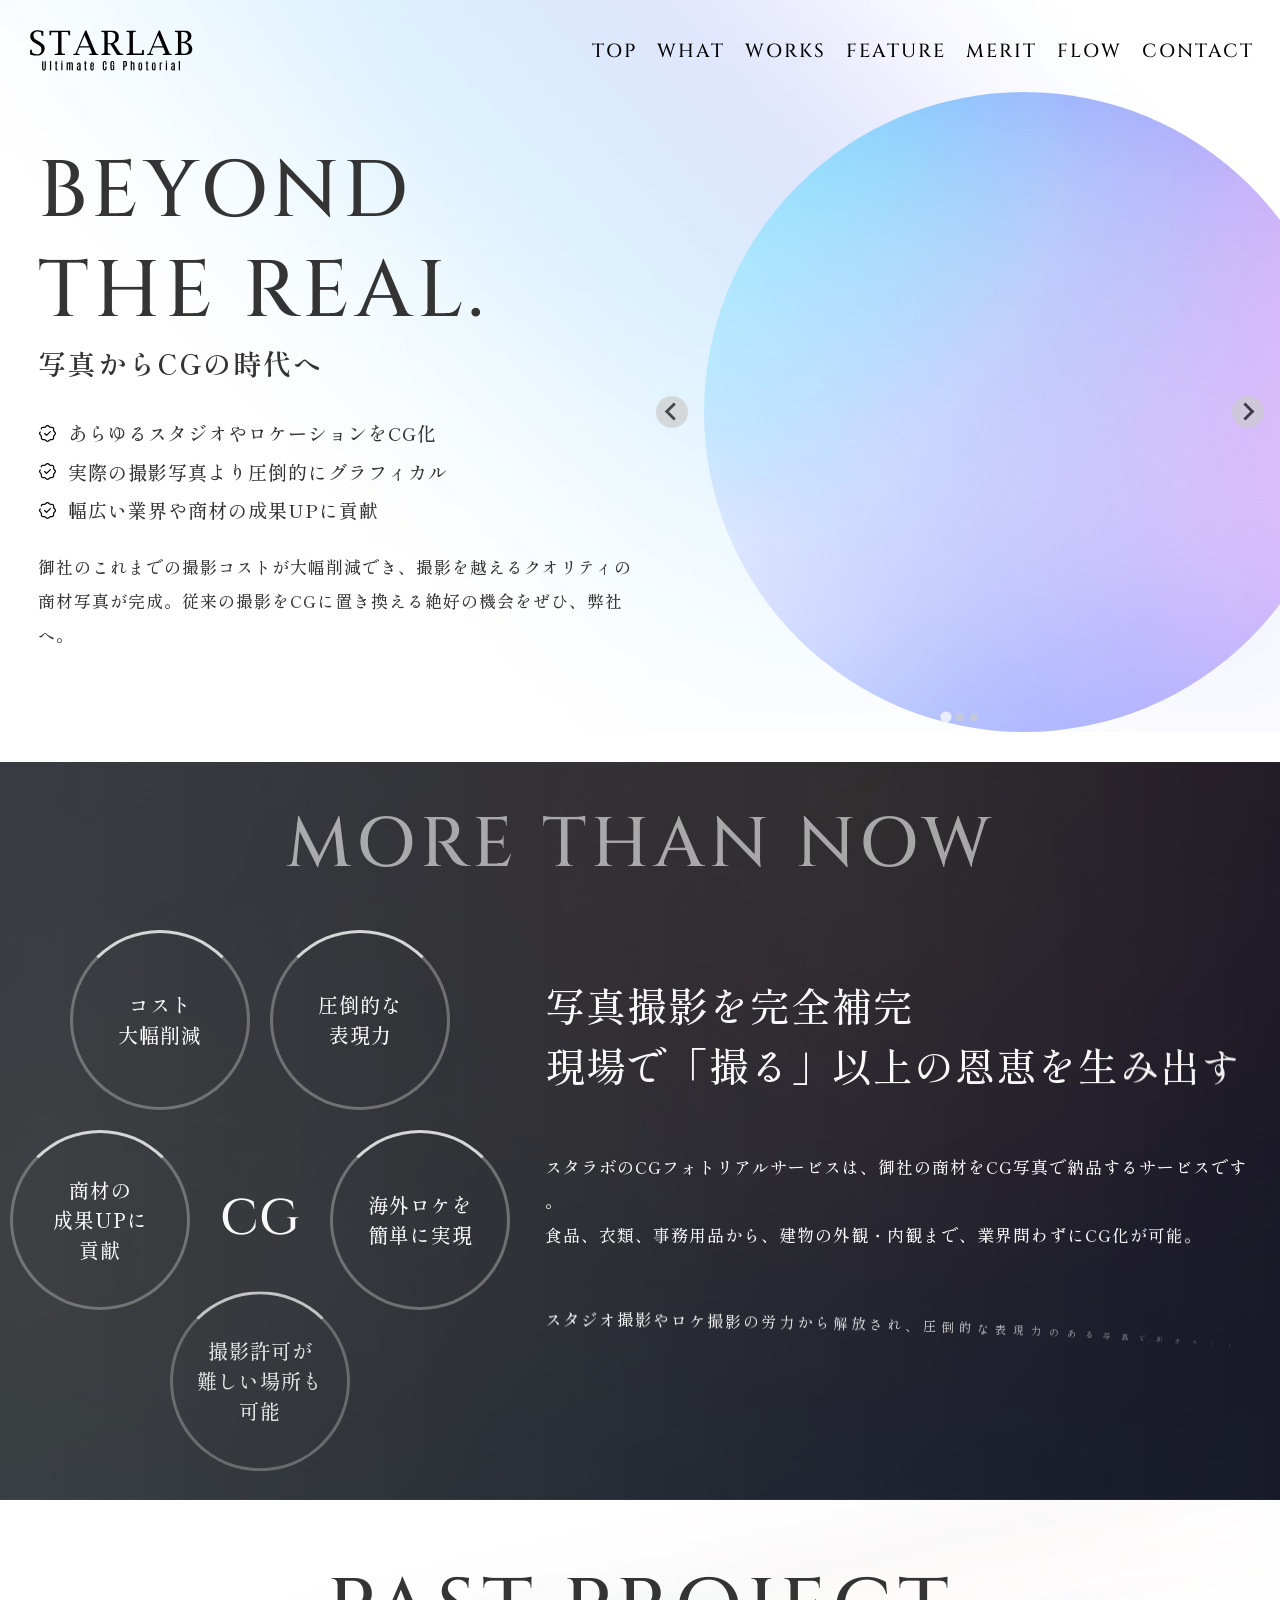
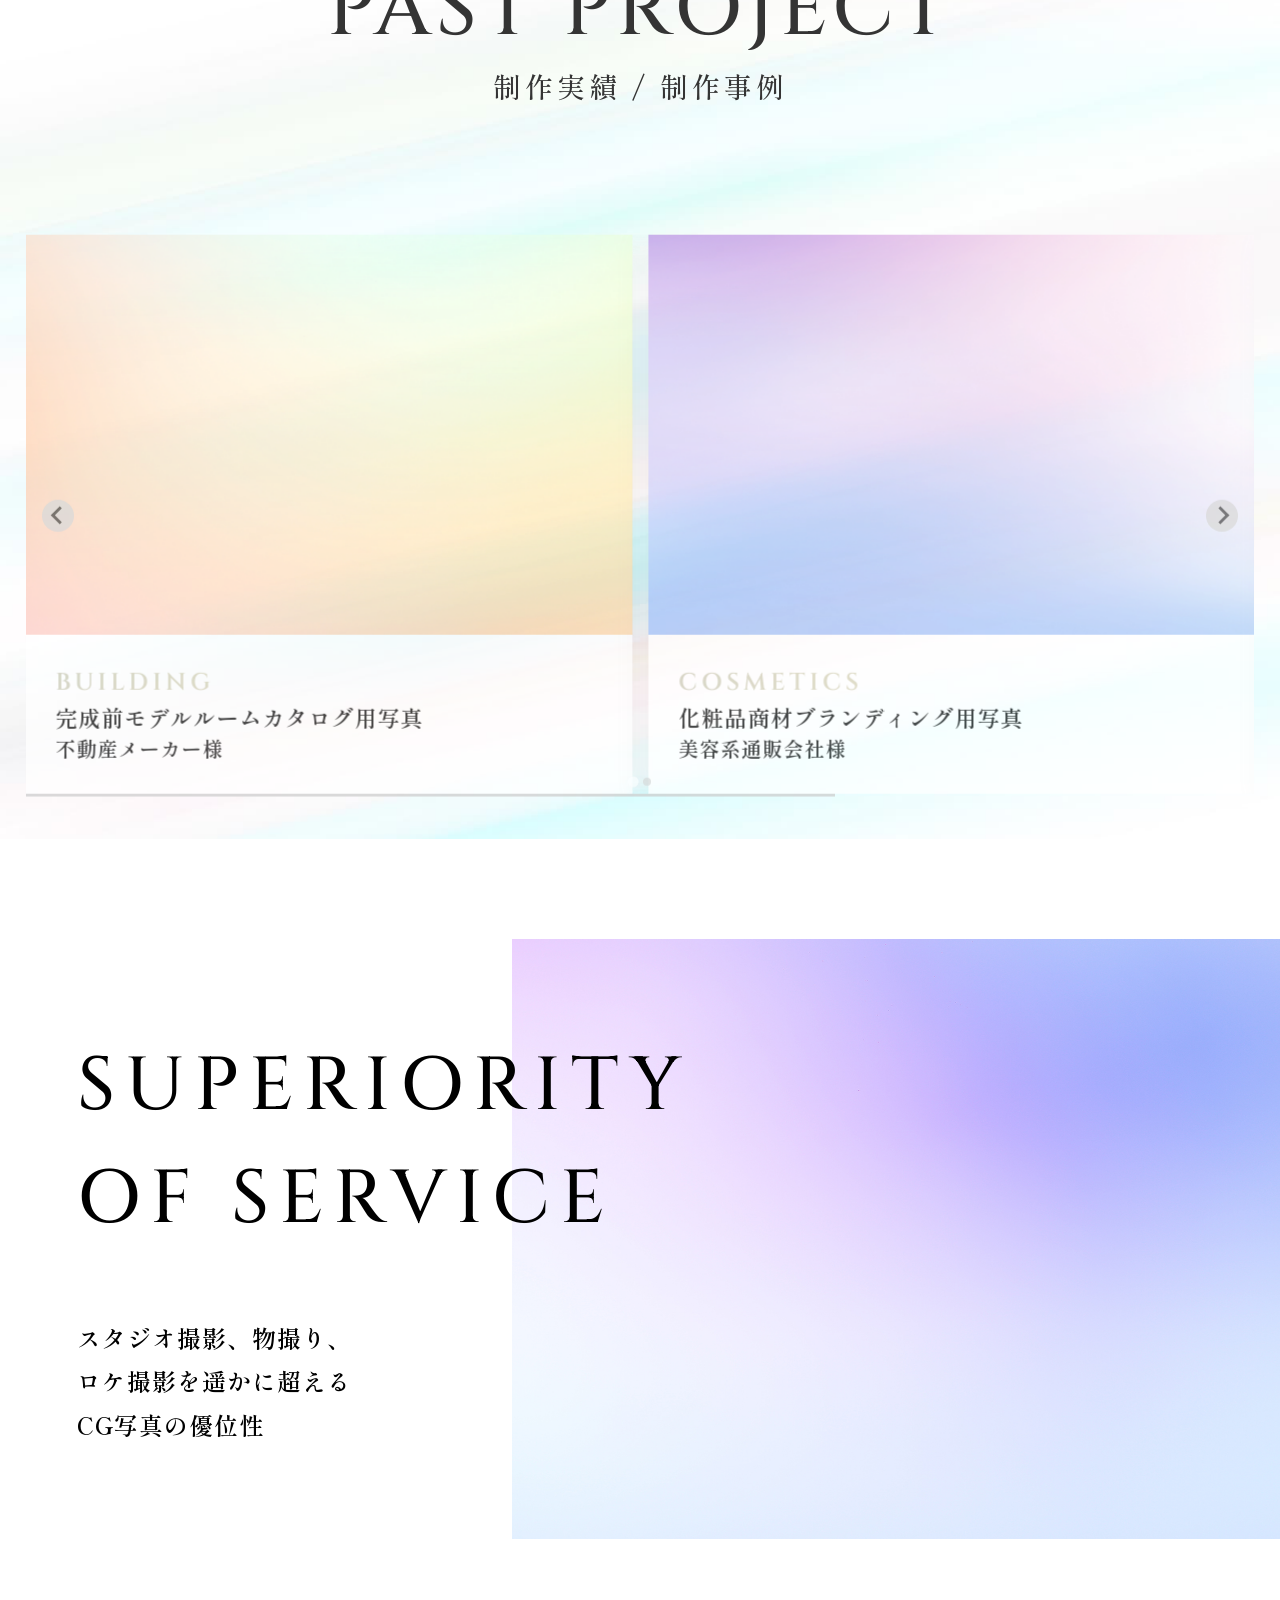
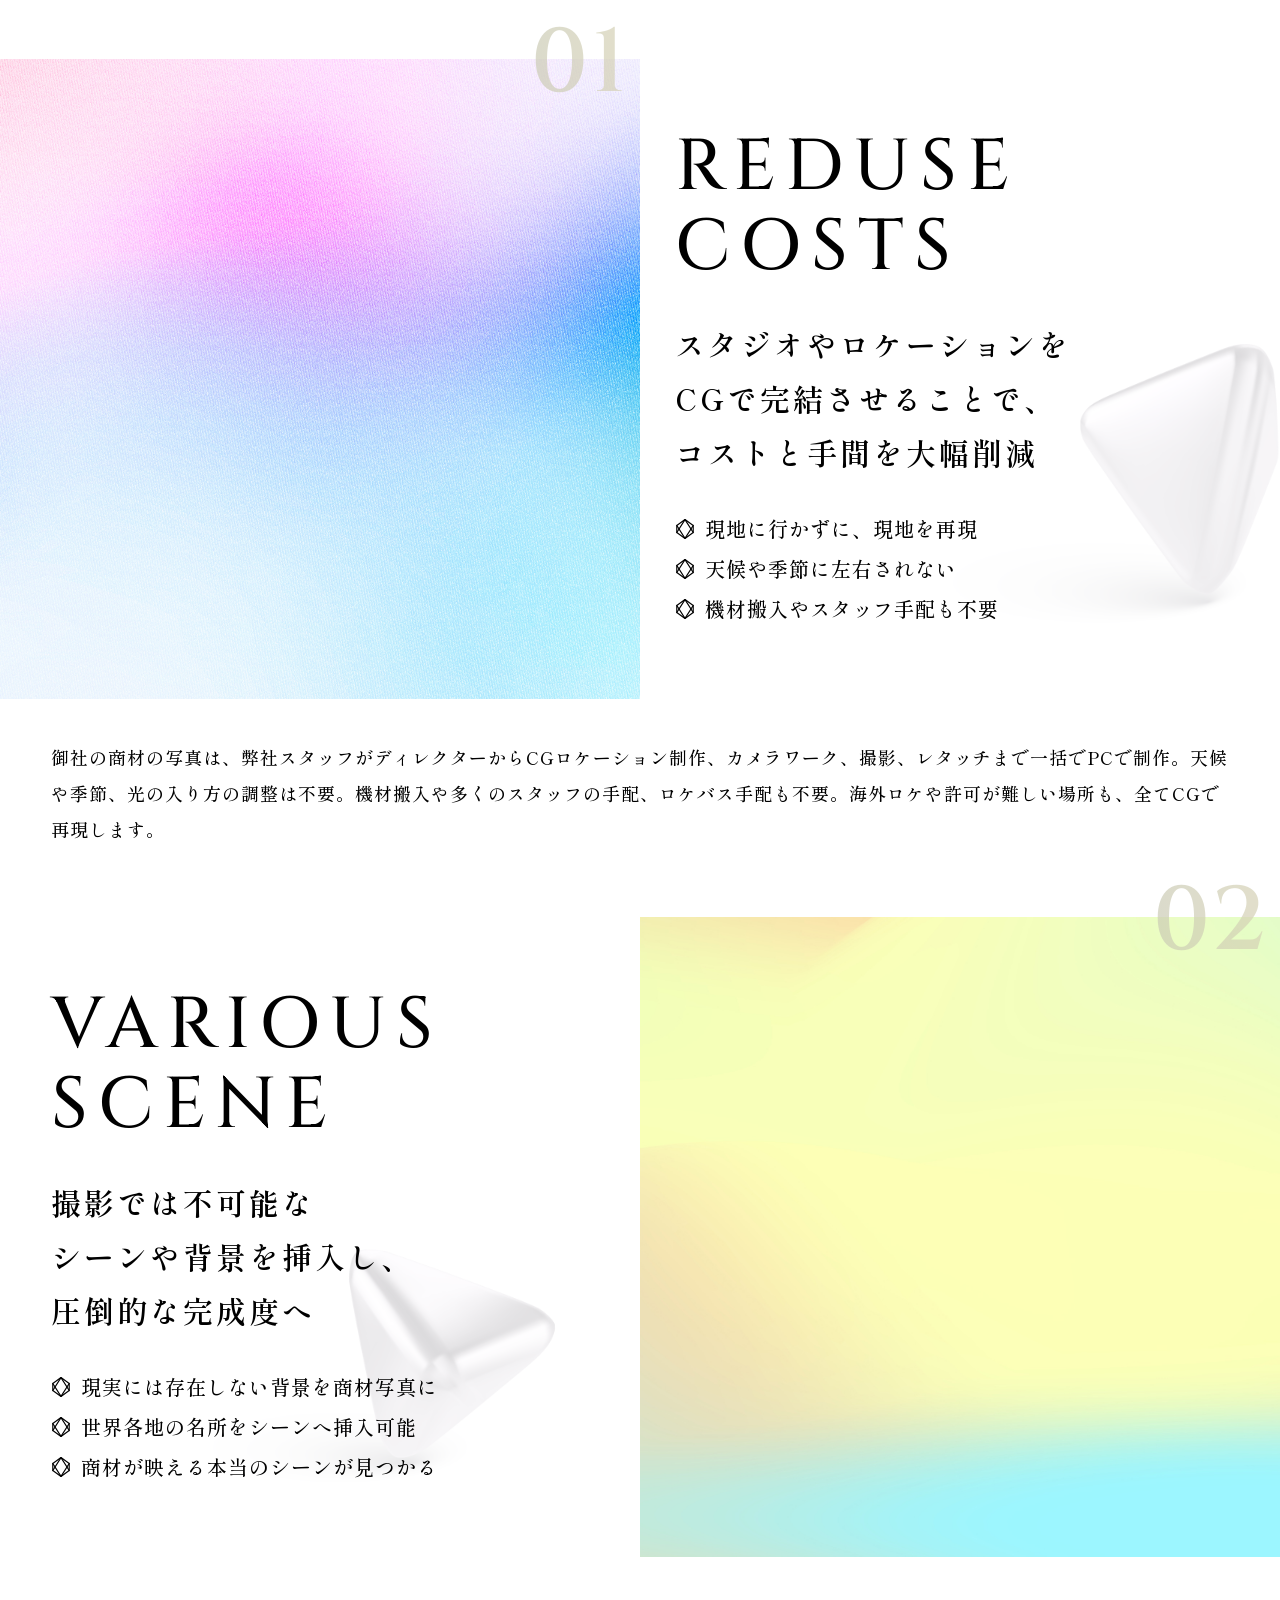
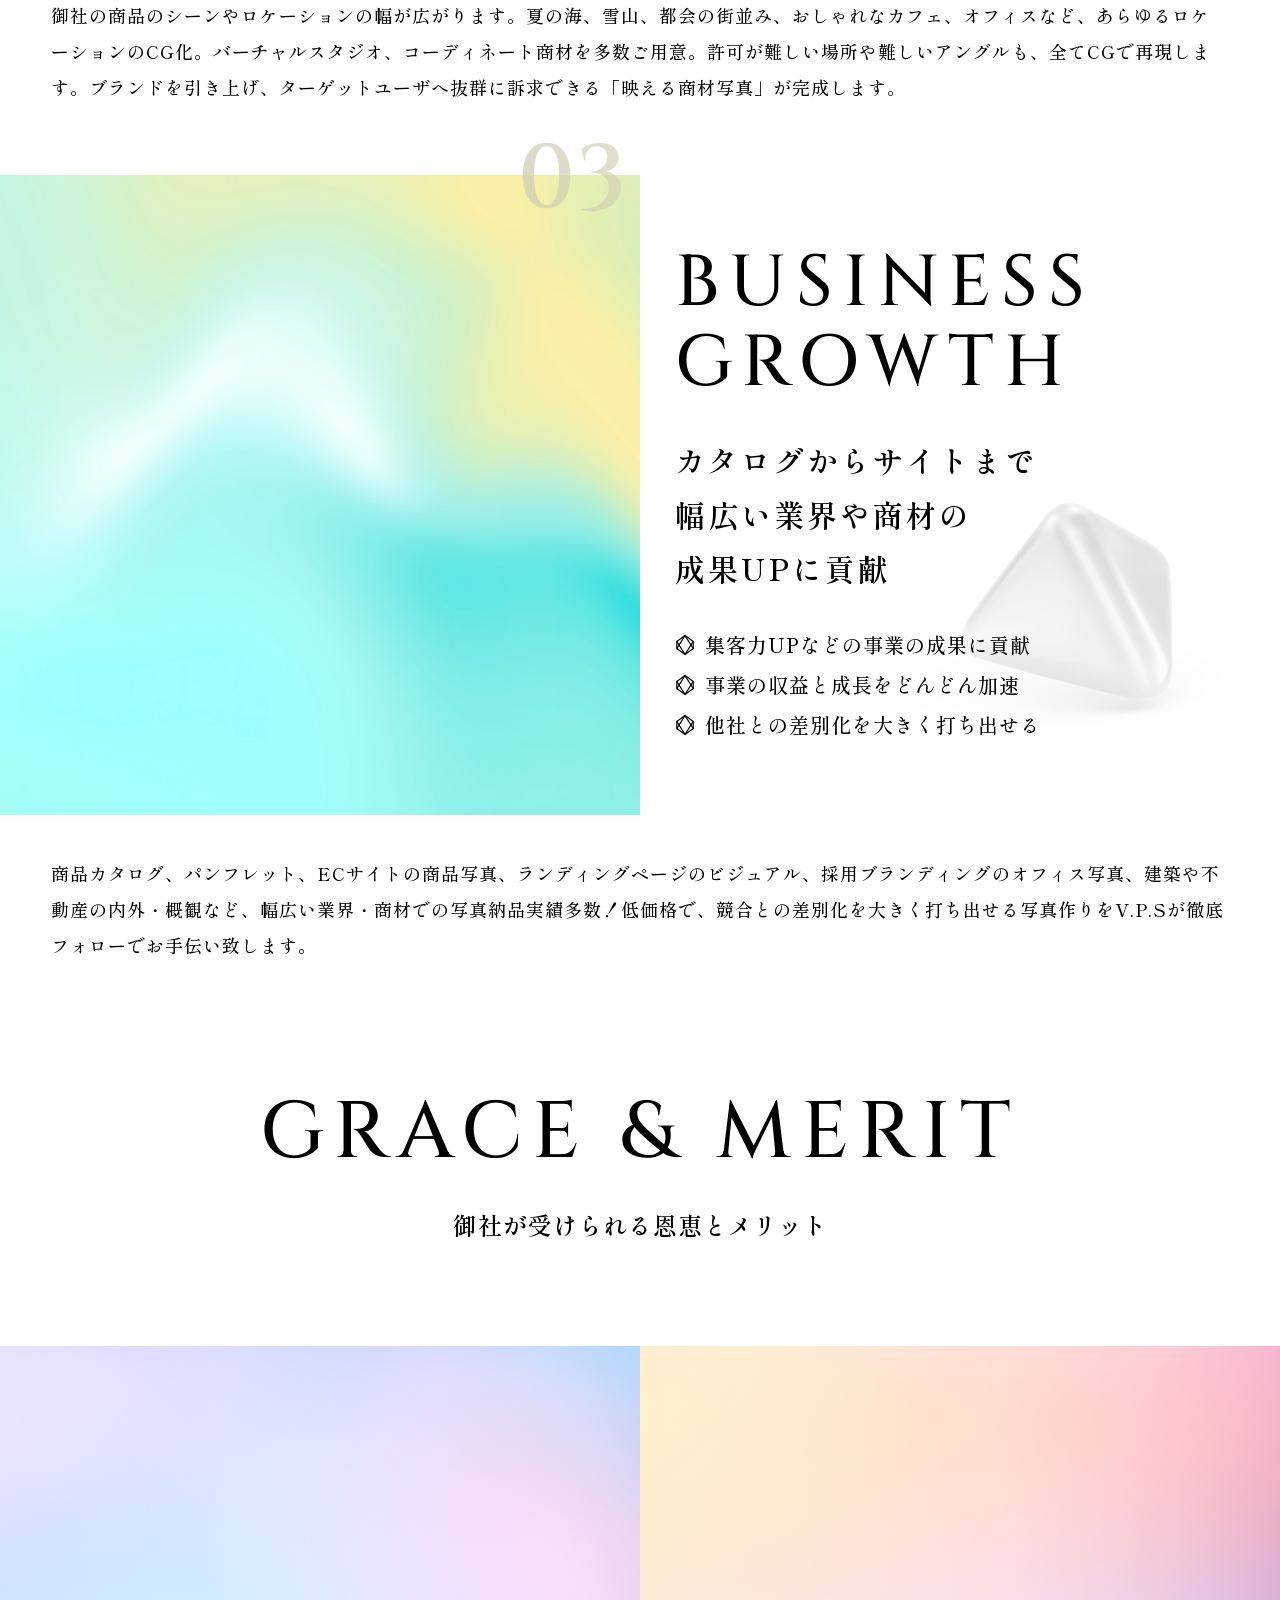
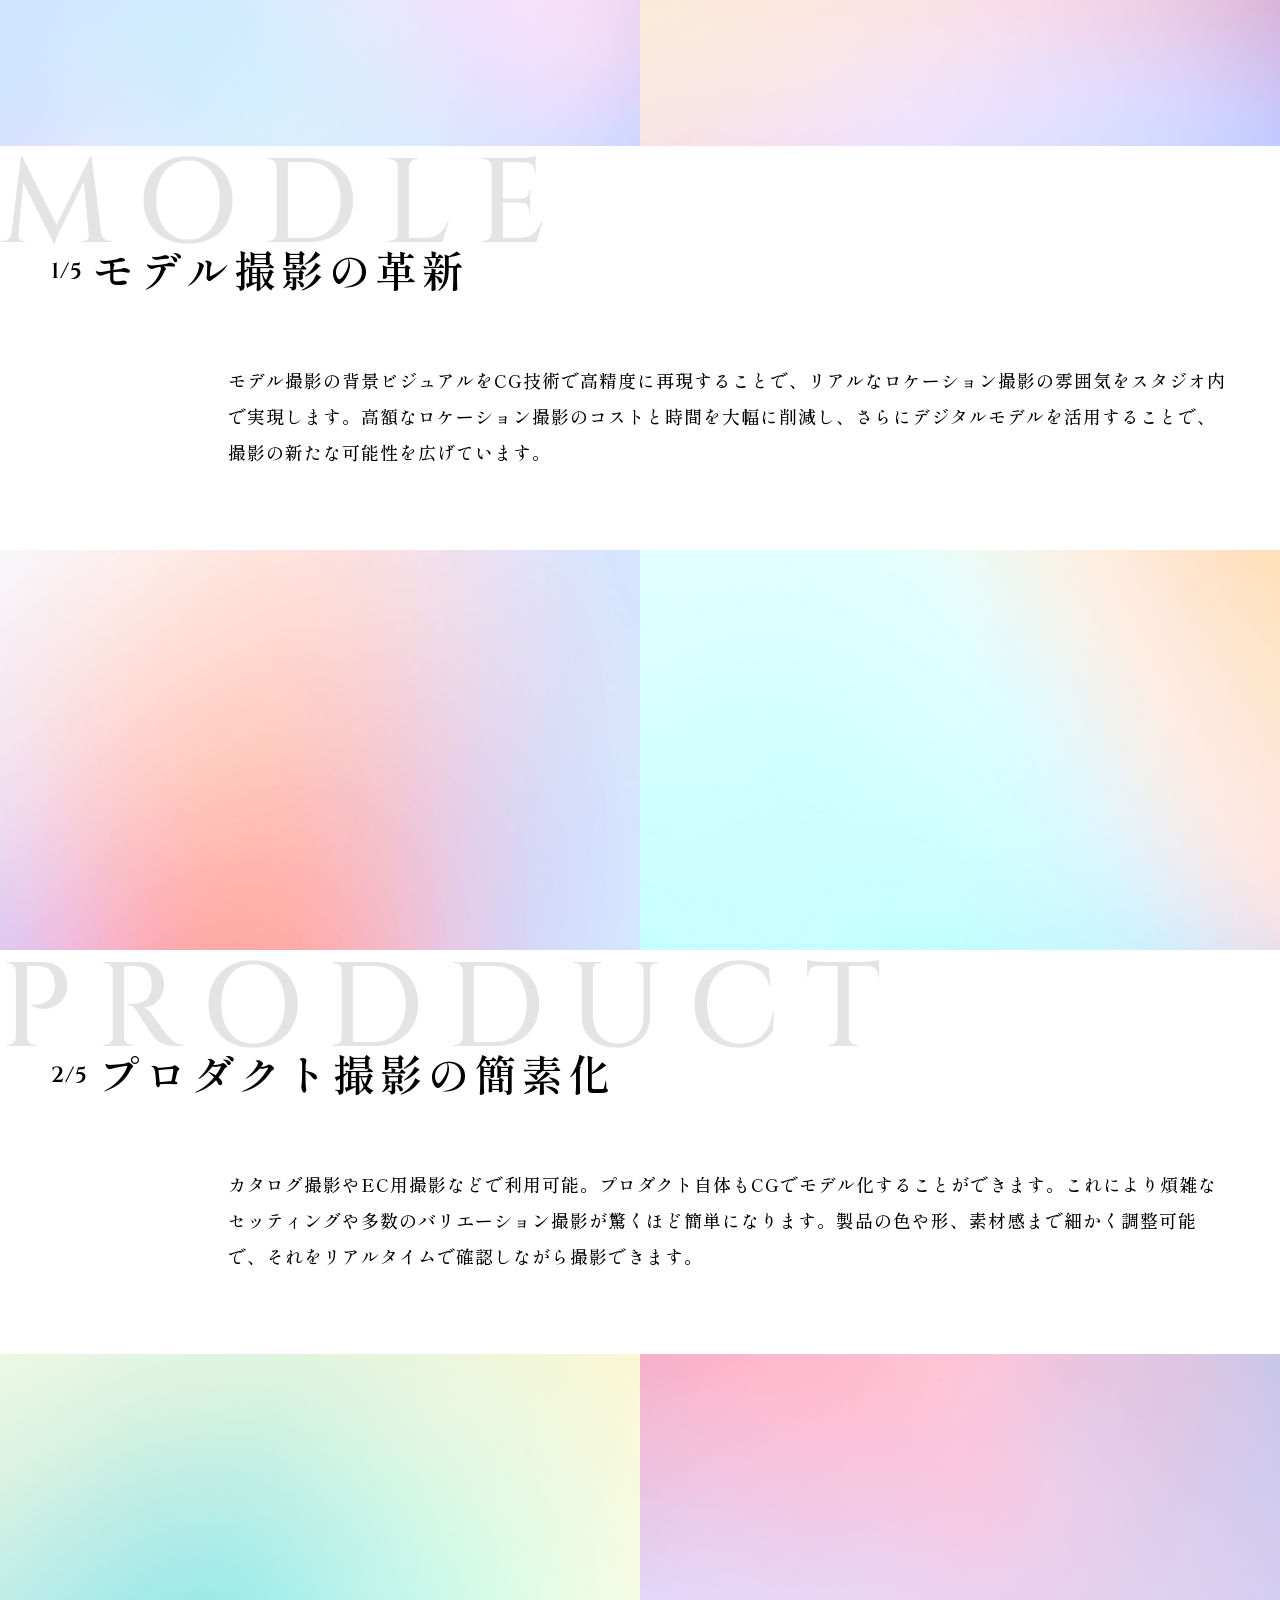
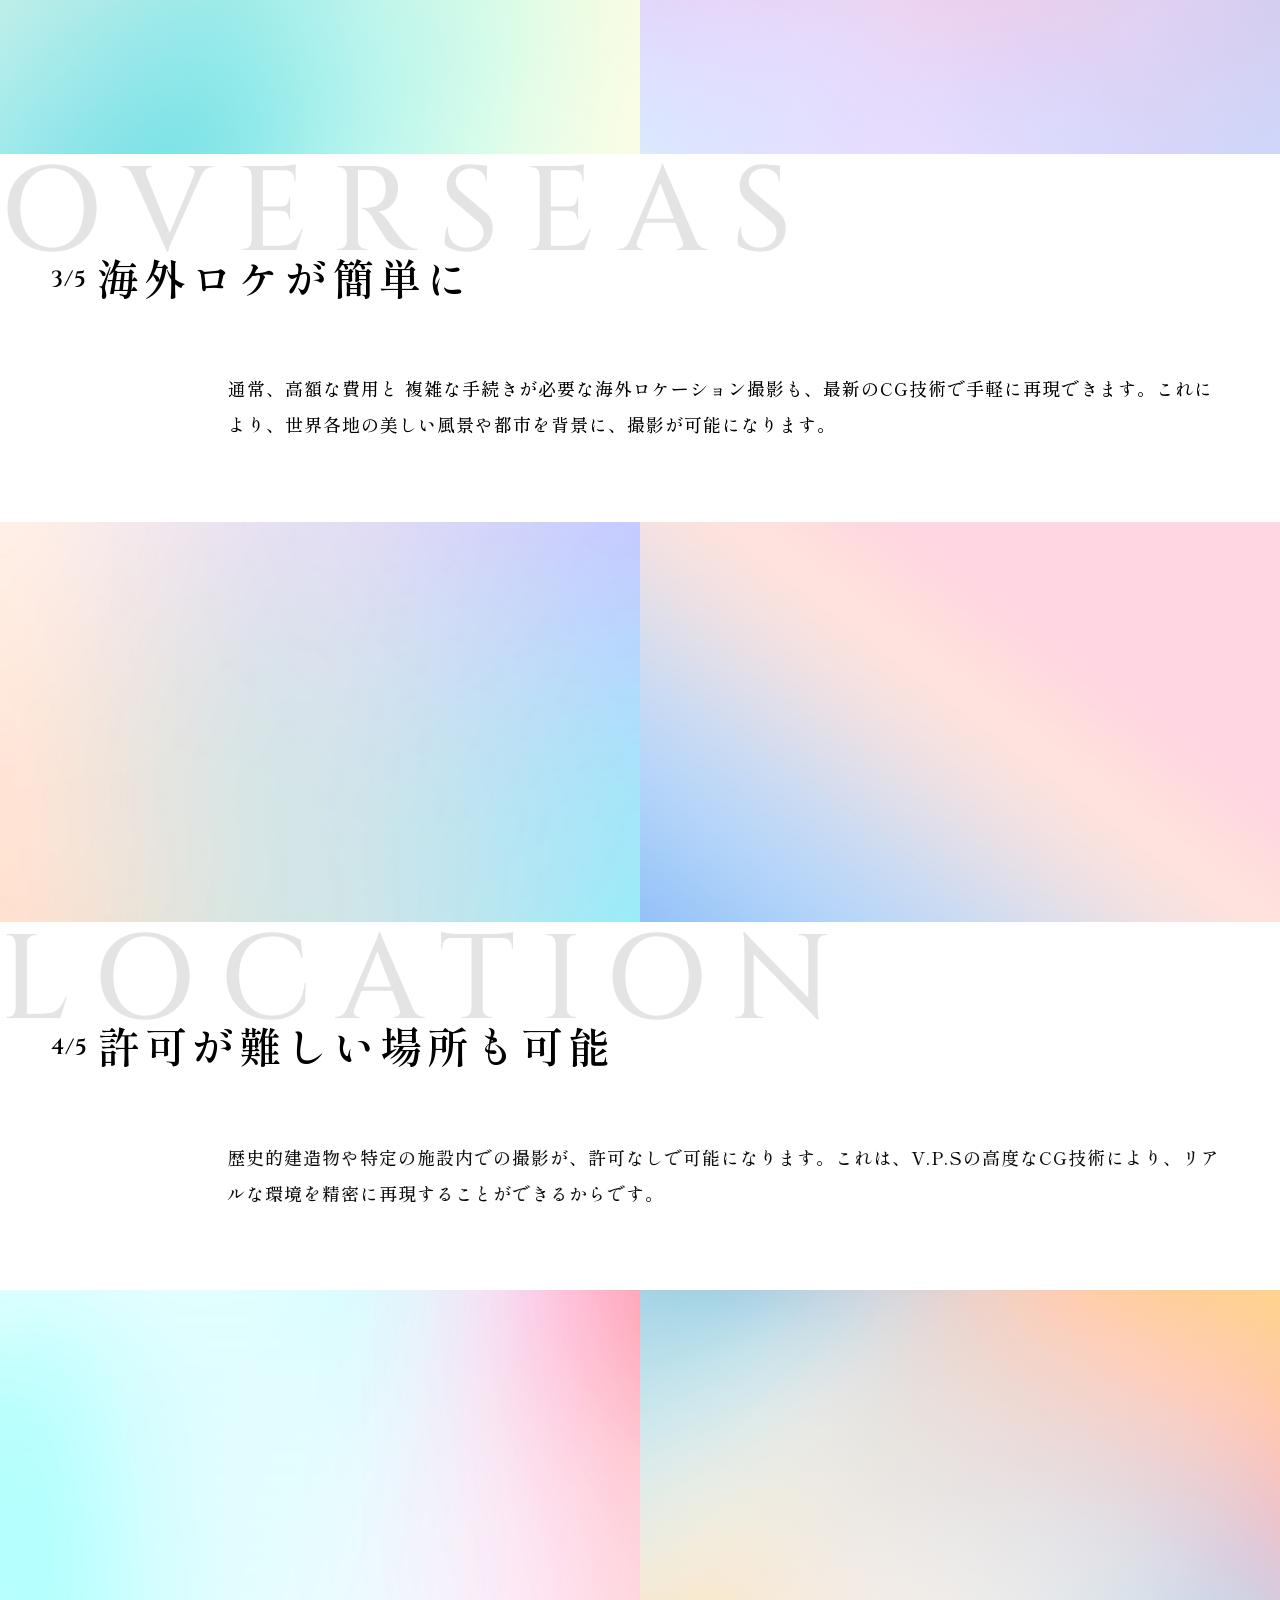
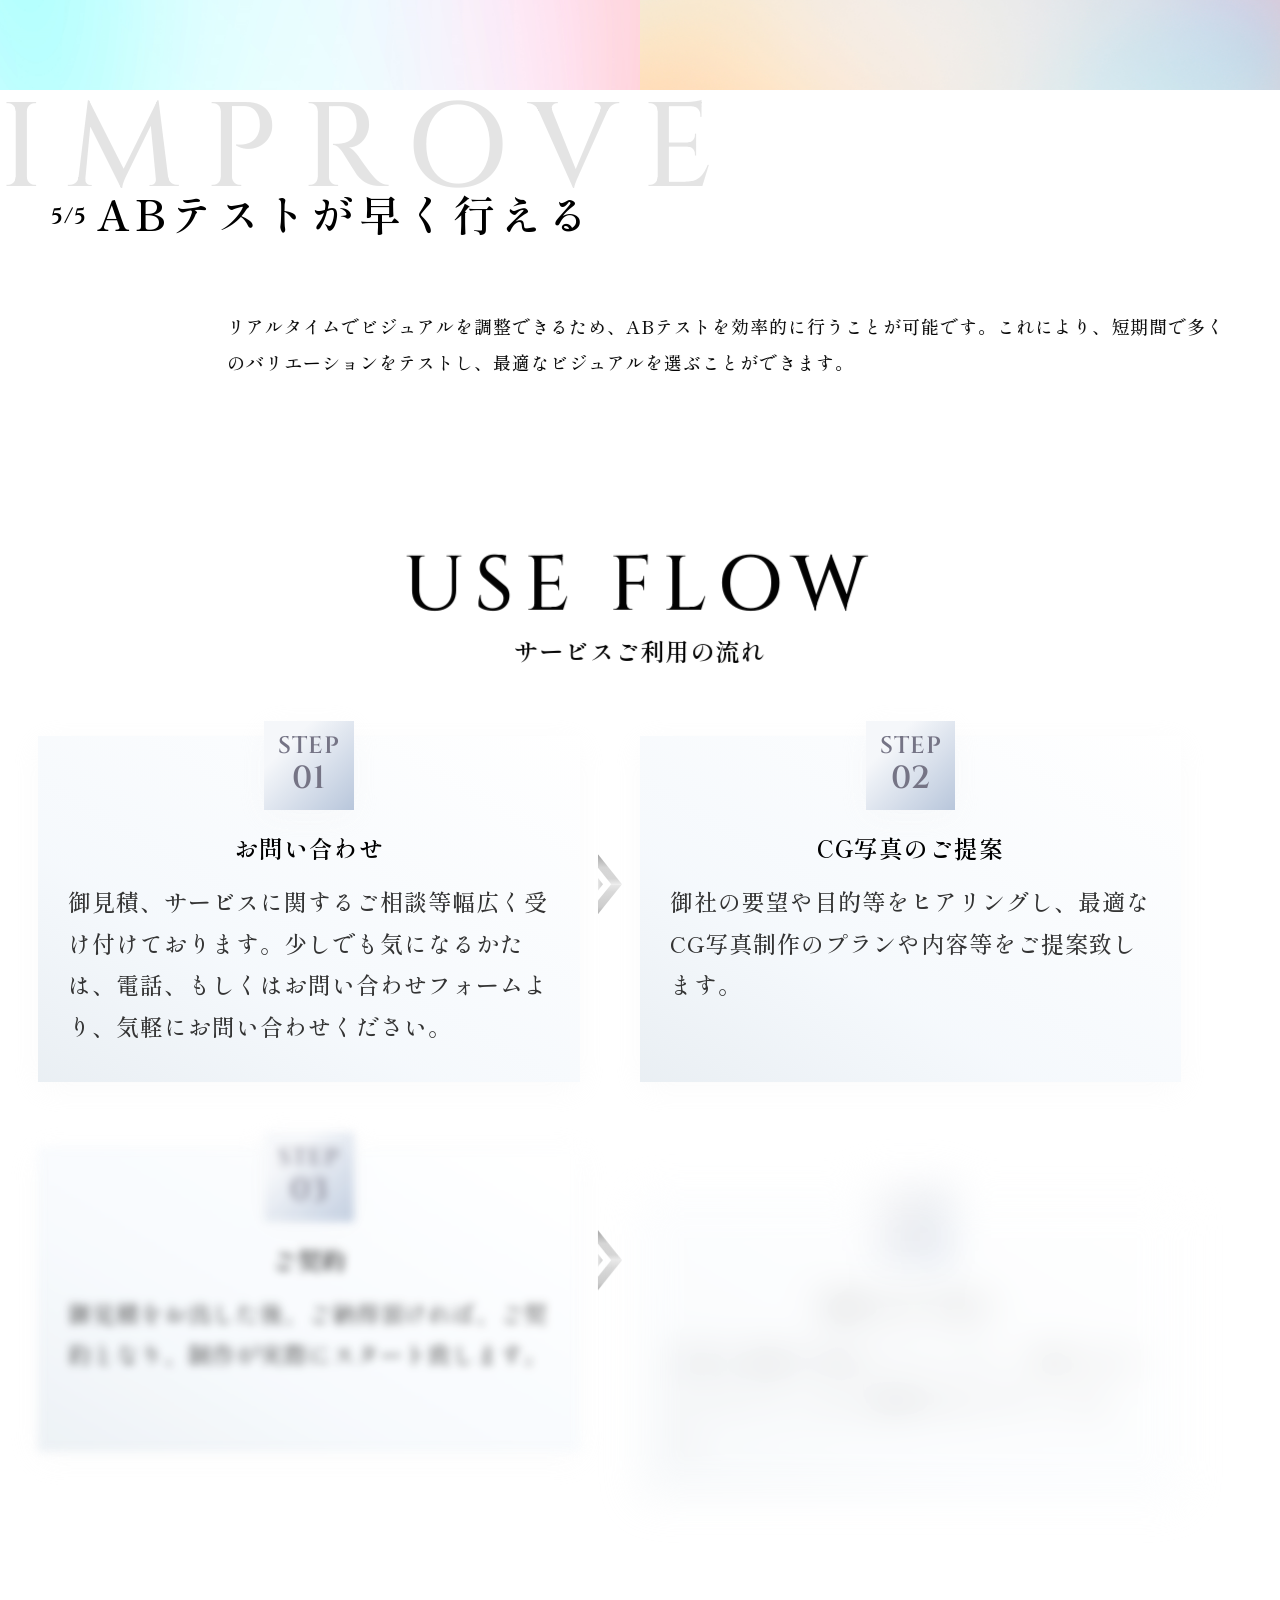
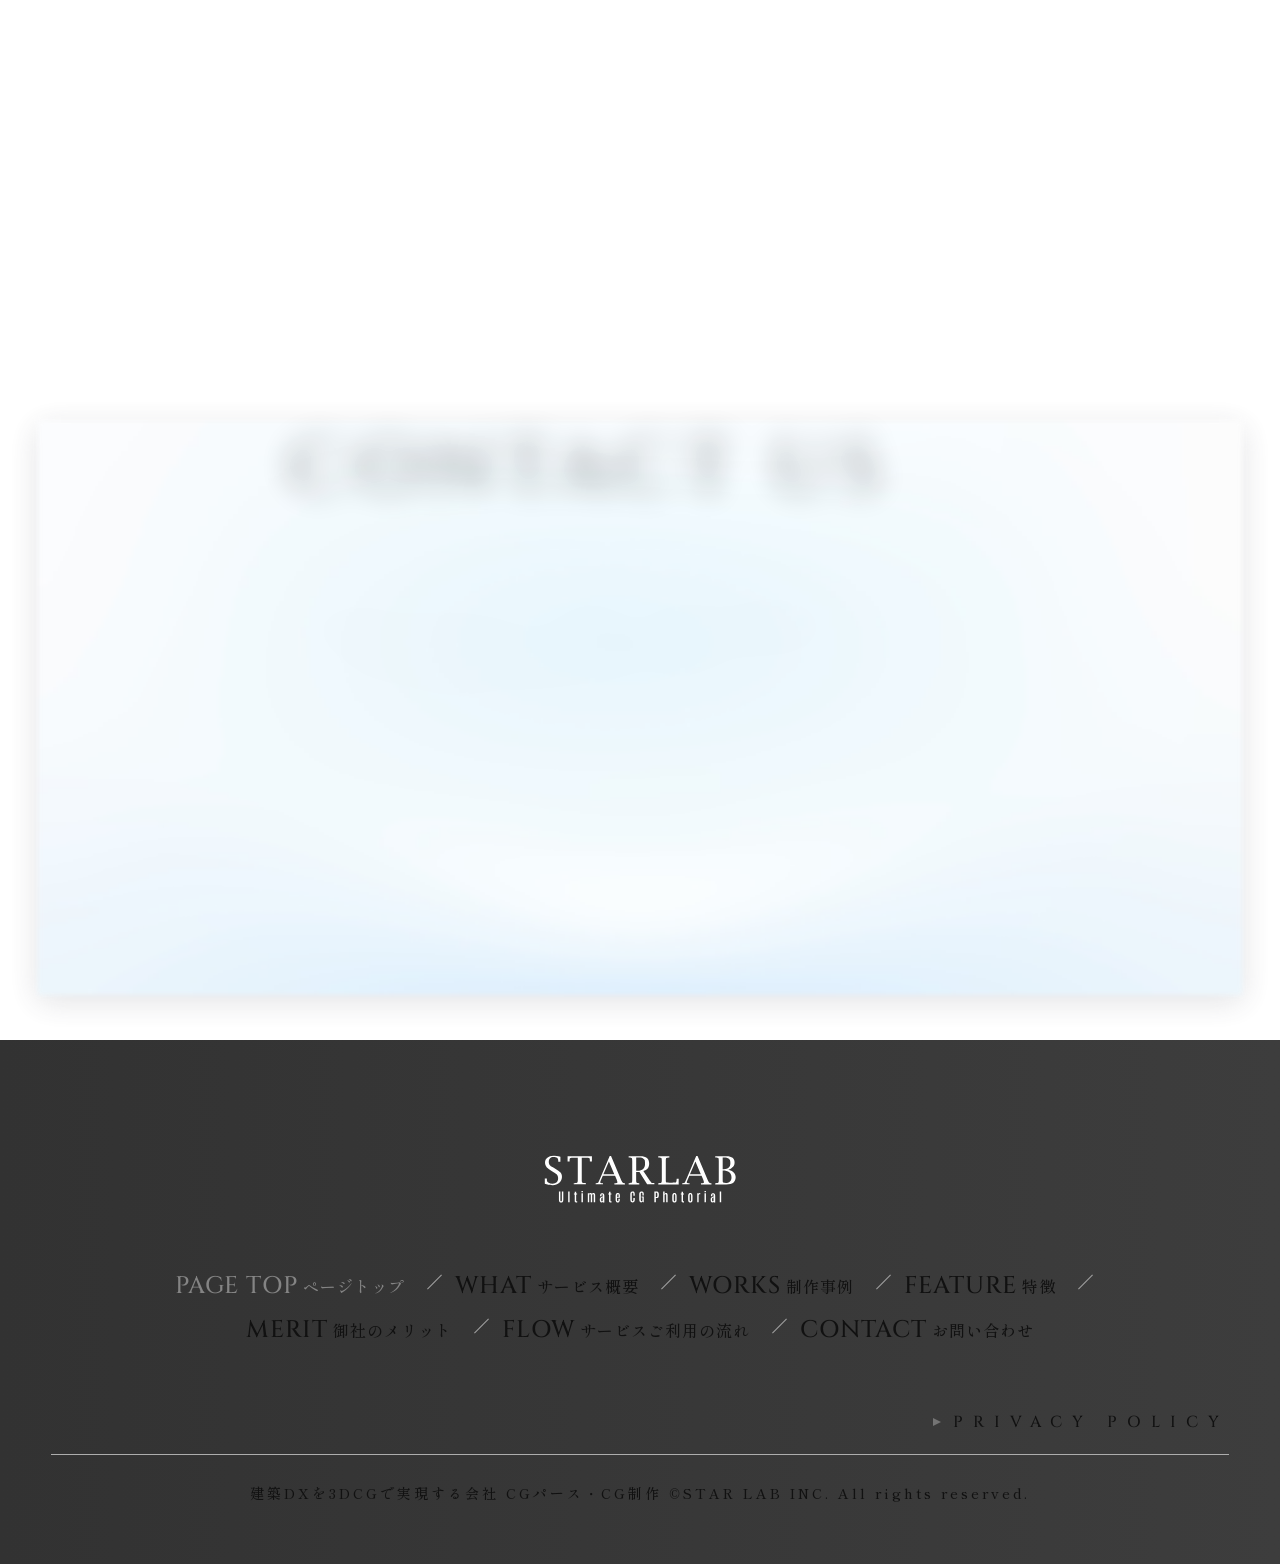
<file: genuine-website/sorce/noloading.html>
<!DOCTYPE html>
<html lang="ja">
    <head>
        <meta http-equiv="Content-Type" content="text/html; charset=UTF-8" />
        <meta name="viewport" content="width=device-width, initial-scale=1" />

        <!-------------------------- 電話番号の自動検出 -------------------------->
        <meta name="format-detection" content="telephone=no" />
        <!--------------------------  Webサイト内電話番号がSkyp置換制御 -------------------------->
        <meta name="SKYPE_TOOLBAR" content="SKYPE_TOOLBAR_PARSER_COMPATIBLE" />

        <!--------------------------  meta情報 -------------------------->
        <title>撮影代行をお探しならスタラボの「CGフォトリアル」｜スタラボ</title>
        <meta name="description" content="写真は「撮影する」時代から「CGで作る」時代へ。スタラボのCGフォトリアルは、御社の商品、オフィスなどの写真をCGで再現し、画像として納品するサービスです。" />


        <!--------------------------  CSS -------------------------->
        <link rel="stylesheet" type="text/css" href="./css/vendors/reset.css">
        <link rel="stylesheet" type="text/css" href="./css/vendors/splide.min.css">
        <link rel="stylesheet" type="text/css" href="./css/style.css" />







    </head>
    <body id="page-top">


    <!-------------------------- ▼ header // start -------------------------->
    <header class="header">
		<div class="container">
			<nav>
				<div class="logo"><img src="./images/logo.svg" alt="スタラボ"></div><!-- end .logo -->
				<ul>
					<li><a href="#page-top">TOP</a></li>
					<li><a href="#what">WHAT</a></li>
					<li><a href="#works">WORKS</a></li>
					<li><a href="#feature">FEATURE</a></li>
					<li><a href="#merit">MERIT</a></li>
					<li><a href="#flow">FLOW</a></li>
					<li><a href="#contact">CONTACT</a></li>
				</ul>
				<h1>
					<div class="catch">スタラボの3DCG画像<br>制作サービス</div>
				</h1>
			</nav>
			<div class="first-view">
				<div class="splide" role="group" aria-label="ズームしながらフェード">
					<div class="splide__track">
						<div class="splide__list">
							<div class="splide__slide">
								<div class="thumb"><img src="./images/first-view-thumb01.jpg" alt="*" width="1400px" height="1000px"></div><!-- end .thumb  -->
							</div><!-- end .splide__slide -->
							<div class="splide__slide">
								<div class="thumb"><img src="./images/first-view-thumb02.jpg" alt="*" width="1400px" height="1000px"></div><!-- end .thumb  -->
							</div><!-- end .splide__slide -->
							<div class="splide__slide">
								<div class="thumb"><img src="./images/first-view-thumb03.jpg" alt="*" width="1400px" height="1000px"></div><!-- end .thumb  -->
							</div><!-- end .splide__slide -->
						</div><!-- end .splide__list-->
					</div><!-- end .splide__track-->
				</div><!-- end .splide -->
				<div class="text">
					<h2><div class="catch">BEYOND<br>THE REAL.</div><!-- end .catch --></h2>
					<h1><div class="catch">写真からCGの時代へ</div></h1>
					<ul>
						<li>あらゆるスタジオやロケーションをCG化</li>
						<li>実際の撮影写真より圧倒的にグラフィカル</li>
						<li>幅広い業界や商材の成果UPに貢献</li>
					</ul>
					<div class="sentence">
						<p>御社のこれまでの撮影コストが大幅削減でき、撮影を越えるクオリティの商材写真が完成。従来の撮影をCGに置き換える絶好の機会をぜひ、弊社へ。</p>
					</div>
				</div><!-- end .text -->
			</div><!-- end .first-view -->
        </div><!-- end .cotainer -->
    </header><!-- end .header -->
    <!-------------------------- ▲ header // end -------------------------->


    <!-------------------------- ▼ what // start -------------------------->
    <section id="what" class="what">
		<div class="bg-image"><img src="./images/what-bg.jpg" alt="*" width="1600" height="1200"></div><!-- end .bg -->
		<div class="bg-color"></div><!-- end .bg-color -->
		<div class="back"><p>MORE THAN NOW</p></div><!-- end .back -->
        <div class="container">
			<div class="mark-wrapper">
				<ul>
					<li class="mark"><p>コスト<br>大幅削減</p></li>
					<li class="mark"><p>圧倒的な<br>表現力</p></li>
				</ul>
				<ul>
					<li class="mark"><p>商材の<br>成果UPに<br>貢献</p></li>
					<li class="cg"><p>CG</p></li>
					<li class="mark"><p>海外ロケを<br>簡単に実現</p></li>
				</ul>
				<ul>
					<li class="mark"><p>撮影許可が<br>難しい場所も<br>可能</p></li>
				</ul>
			</div><!-- end .mark-wrapper -->
			<div class="text">
				<h2><div class="catch">写真撮影を完全補完<br>現場で「撮る」以上の<br>恩恵を生み出す</div><!-- end .catch --></h2>
				<div class="sentence">
					<p>スタラボのCGフォトリアルサービスは、御社の商材をCG写真で納品するサービスです。 食品、衣類、事務用品から、建物の外観・内観まで、業界問わずにCG化が可能。</p>
					<p>スタジオ撮影やロケ撮影の労力から解放され、圧倒的な表現力のある写真で訴求力も抜群。商材の広告効果改善からブランディングまでを後押し致します。</p>
				</div><!-- end .sentence -->
			</div><!-- end .text -->
        </div><!-- end .container -->
    </section><!-- end .what --> 
    <!-------------------------- ▲ what // end -------------------------->


    <!-------------------------- ▼ works // start -------------------------->
    <section id="works" class="works">
		<div class="bg"><img src="./images/works-bg.jpg" alt="*" width="1600" height="1200"></div>
		<div class="title">
			<h3><div class="catch">PAST PROJECT</div><!-- end .catch --></h3>
			<h2><div class="catch">制作実績 / 制作事例</div><!-- end .catch --></h2>
		</div>
        <div class="container">
            <div class="splide" aria-label="制作実績">
				<div class="splide-wrapper">
					<div class="splide__track">
						<ul class="splide__list">
							<li class="splide__slide">
								<div class="thumb"><img src="./images/works-thumb01.jpg" alt="*"></div><!-- end .works-thumb -->
								<div class="text">
									<div class="category"><p>BUILDING</p></div><!-- end .category -->
									<h3><div class="catch">完成前モデルルームカタログ用写真</div><!-- end .catch --></h3>
									<h4><div class="catch">不動産メーカー<span class="small">様</span></div><!-- end .catch --></h4>
								</div><!-- end .text -->
							</li>
							<li class="splide__slide">
								<div class="thumb"><img src="./images/works-thumb02.jpg" alt="*"></div><!-- end .works-thumb -->
								<div class="text">
									<div class="category"><p>COSMETICS</p></div><!-- end .category -->
									<h3><div class="catch">化粧品商材ブランディング用写真</div><!-- end .catch --></h3>
									<h4><div class="catch">美容系通販会社<span class="small">様</span></div><!-- end .catch --></h4>
								</div><!-- end .text -->
							</li>
							<li class="splide__slide">
								<div class="thumb"><img src="./images/works-thumb03.jpg" alt="*"></div><!-- end .works-thumb -->
								<div class="text">
									<div class="category"><p>FASHION</p></div><!-- end .category -->
									<h3><div class="catch">ブランド服EC用写真</div><!-- end .catch --></h3>
									<h4><div class="catch">アパレルメーカー<span class="small">様</span></div><!-- end .catch --></h4>
								</div><!-- end .text -->
							</li>
							<li class="splide__slide">
								<div class="thumb"><img src="./images/works-thumb04.jpg" alt="*"></div><!-- end .works-thumb -->
								<div class="text">
									<div class="category"><p>RECRUTING</p></div><!-- end .category -->
									<h3><div class="catch">コーポレートサイト用オフィス写真</div><!-- end .catch --></h3>
									<h4><div class="catch">転職エージェント企業<span class="small">様</span></div><!-- end .catch --></h4>
								</div><!-- end .text -->
							</li>
						</ul>
					</div><!-- end .splide-track -->
					<div class="splide__progress">
						<div class="splide__progress__bar"></div><!-- end .splide__progress__bar -->
					</div><!-- end .splide__progress__bar -->
					<div class="splide__arrows"></div><!-- end .splide__arrows -->
				</div><!-- end .splide-wrapper -->
			</div><!-- end .splide -->
        </div><!-- end .container -->
    </section><!-- end .works --> 
    <!-------------------------- ▲ works // end -------------------------->

    <!-------------------------- ▼ feature // start -------------------------->
    <section id="feature" class="feature">
		<div class="container">
			<div class="title">
				<div class="text">
					<h3><div class="catch">SUPERIORITY<br>OF SERVICE</div><!-- end .catch --></h3>
					<h2><div class="catch">スタジオ撮影、物撮り、<br>ロケ撮影を遥かに超える<br>CG写真の優位性</div><!-- end .catch --></h2>
				</div><!-- end .text -->
				<div class="thumb"><img src="./images/feature-title-thumb.jpg" alt="*"></div><!-- end .thumb -->
			</div><!-- end .title -->
			<div class="box-wrapper">
				<div class="box">
					<div class="top">
						<div class="thumb">
							<div class="number"><p>01</p></div><!-- end .number -->
							<img src="./images/feature-box-thumb01.jpg" alt="*">
						</div><!-- end .thumb -->
						<div class="text">
							<div class="en"><p>REDUSE<br>COSTS</p></div><!-- end p -->
							<h3><div class="catch">スタジオやロケーションを<br>CGで完結させることで、<br>コストと手間を大幅削減</div><!-- end .catch --></h3>
							<ul>
								<li>現地に行かずに、現地を再現</li>
								<li>天候や季節に左右されない</li>
								<li>機材搬入やスタッフ手配も不要</li>
							</ul>
							<div class="geometory"><img src="./images/feature-box-geometory02.png" alt="*"></div><!-- end .geometory -->
						</div><!-- end .text-->
						
					</div><!-- end .top -->
					<div class="bottom">
						<div class="sentence">
							<p>御社の商材の写真は、弊社スタッフがディレクターからCGロケーション制作、カメラワーク、撮影、レタッチまで一括でPCで制作。天候や季節、光の入り方の調整は不要。機材搬入や多くのスタッフの手配、ロケバス手配も不要。海外ロケや許可が難しい場所も、全てCGで再現します。</p>
						</div><!-- end .sentence -->
					</div><!-- end .bottom -->
				</div><!-- end .box -->
				<div class="box">
					<div class="top">
						<div class="thumb">
							<div class="number"><p>02</p></div><!-- end .number -->
							<img src="./images/feature-box-thumb02.jpg" alt="*">
						</div><!-- end .thumb -->
						<div class="text">
							<div class="en"><p>VARIOUS<br>SCENE</p></div><!-- end p -->
							<h3><div class="catch">撮影では不可能な<br>シーンや背景を挿入し、<br>圧倒的な完成度へ</div><!-- end .catch --></h3>
							<ul>
								<li>現実には存在しない背景を商材写真に</li>
								<li>世界各地の名所をシーンへ挿入可能</li>
								<li>商材が映える本当のシーンが見つかる</li>
							</ul>
							
						<div class="geometory"><img src="./images/feature-box-geometory01.png" alt="*"></div><!-- end .geometory -->
						</div><!-- end .text-->
					</div><!-- end .top -->
					<div class="bottom">
						<div class="sentence">
							<p>御社の商品のシーンやロケーションの幅が広がります。夏の海、雪山、都会の街並み、おしゃれなカフェ、オフィスなど、あらゆるロケーションのCG化。バーチャルスタジオ、コーディネート商材を多数ご用意。許可が難しい場所や難しいアングルも、全てCGで再現します。ブランドを引き上げ、ターゲットユーザへ抜群に訴求できる「映える商材写真」が完成します。</p>
						</div><!-- end .sentence -->
					</div><!-- end .bottom -->
					
				</div><!-- end .box -->
				<div class="box">
					<div class="top">
						<div class="thumb">
							<div class="number"><p>03</p></div><!-- end .number -->
							<img src="./images/feature-box-thumb03.jpg" alt="*">
						</div><!-- end .thumb -->
						<div class="text">
							<div class="en"><p>BUSINESS<br>GROWTH</p></div><!-- end p -->
							<h3><div class="catch">カタログからサイトまで<br>幅広い業界や商材の<br>成果UPに貢献</div><!-- end .catch --></h3>
							<ul>
								<li>集客力UPなどの事業の成果に貢献</li>
								<li>事業の収益と成長をどんどん加速</li>
								<li>他社との差別化を大きく打ち出せる</li>
							</ul>
							
						<div class="geometory"><img src="./images/feature-box-geometory03.png" alt="*"></div><!-- end .geometory -->
						</div><!-- end .text-->
					</div><!-- end .top -->
					<div class="bottom">
						<div class="sentence">
							<p>商品カタログ、パンフレット、ECサイトの商品写真、ランディングページのビジュアル、採用ブランディングのオフィス写真、建築や不動産の内外・概観など、幅広い業界・商材での写真納品実績多数！低価格で、競合との差別化を大きく打ち出せる写真作りをV.P.Sが徹底フォローでお手伝い致します。</p>
						</div><!-- end .sentence -->
					</div><!-- end .bottom -->
					
				</div><!-- end .box -->
			</div><!-- end .box-wrapper -->


        </div><!-- end .container -->
    </section><!-- end .feature --> 
    <!-------------------------- ▲ feature // end -------------------------->

    <!-------------------------- ▼ merit // start -------------------------->
    <section id="merit" class="merit">
        <div class="container">
			<div class="title">
				<h3><div class="catch">GRACE & MERIT</div><!-- end .catch --></h3>
				<h2><div class="catch">御社が受けられる<br class="sp-disblock">恩恵とメリット</div><!-- end .catch --></h2>
			</div><!-- end .title -->
			<div class="box-wrapper">
				<div class="box">
					<div class="thumb-wrapper">
						<div class="thumb"><img src="./images/merit-thumb01.jpg" alt="*"></div><!-- end .thumb -->
						<div class="thumb"><img src="./images/merit-thumb02.jpg" alt="*"></div><!-- end .thumb -->
					</div><!-- end .thumb-wrapper -->
					<div class="text">
						<div class="back"><p>MODLE</p></div><!-- end .back -->
						<div class="inset">
							<div class="semi-title">
								<div class="number"><p>1/5</p></div><!-- end .number -->
								<h3><div class="catch">モデル撮影の革新</div><!-- end .catch --></h3>
							</div><!-- end .semi-title -->
							<div class="sentence">
								<p>
									モデル撮影の背景ビジュアルをCG技術で高精度に再現することで、リアルなロケーション撮影の雰囲気をスタジオ内で実現します。高額なロケーション撮影のコストと時間を大幅に削減し、さらにデジタルモデルを活用することで、撮影の新たな可能性を広げています。
								</p>
							</div><!-- end .sentence -->
						</div><!-- end .inset -->
					</div><!-- end .text -->
				</div><!-- end .box -->
				<div class="box">
					<div class="thumb-wrapper">
						<div class="thumb"><img src="./images/merit-thumb03.jpg" alt="*"></div><!-- end .thumb -->
						<div class="thumb"><img src="./images/merit-thumb04.jpg" alt="*"></div><!-- end .thumb -->
					</div><!-- end .thumb-wrapper -->
					<div class="text">
						<div class="back"><p>PRODDUCT</p></div><!-- end .back -->
						<div class="inset">
							<div class="semi-title">
								<div class="number"><p>2/5</p></div><!-- end .number -->
								<h3><div class="catch">プロダクト撮影の<br class="sp-disblock">簡素化</div><!-- end .catch --></h3>
							</div><!-- end .semi-title -->
							<div class="sentence">
								<p>
									カタログ撮影やEC用撮影などで利用可能。プロダクト自体もCGでモデル化することができます。これにより煩雑なセッティングや多数のバリエーション撮影が驚くほど簡単になります。製品の色や形、素材感まで細かく調整可能で、それをリアルタイムで確認しながら撮影できます。
								</p>
							</div><!-- end .sentence -->
						</div><!-- end .inset -->
					</div><!-- end .text -->
				</div><!-- end .box -->
				<div class="box">
					<div class="thumb-wrapper">
						<div class="thumb"><img src="./images/merit-thumb05.jpg" alt="*"></div><!-- end .thumb -->
						<div class="thumb"><img src="./images/merit-thumb06.jpg" alt="*"></div><!-- end .thumb -->
					</div><!-- end .thumb-wrapper -->
					<div class="text">
						<div class="back"><p>OVERSEAS</p></div><!-- end .back -->
						<div class="inset">
							<div class="semi-title">
								<div class="number"><p>3/5</p></div><!-- end .number -->
								<h3><div class="catch">海外ロケが簡単に</div><!-- end .catch --></h3>
							</div><!-- end .semi-title -->
							<div class="sentence">
								<p>
									通常、高額な費用と 複雑な手続きが必要な海外ロケーション撮影も、最新のCG技術で手軽に再現できます。これにより、世界各地の美しい風景や都市を背景に、撮影が可能になります。
								</p>
							</div><!-- end .sentence -->
						</div><!-- end .inset -->
					</div><!-- end .text -->
				</div><!-- end .box -->
				<div class="box">
					<div class="thumb-wrapper">
						<div class="thumb"><img src="./images/merit-thumb07.jpg" alt="*"></div><!-- end .thumb -->
						<div class="thumb"><img src="./images/merit-thumb08.jpg" alt="*"></div><!-- end .thumb -->
					</div><!-- end .thumb-wrapper -->
					<div class="text">
						<div class="back"><p>LOCATION</p></div><!-- end .back -->
						<div class="inset">
							<div class="semi-title">
								<div class="number"><p>4/5</p></div><!-- end .number -->
								<h3><div class="catch">許可が難しい<br class="sp-disblock">場所も可能</div><!-- end .catch --></h3>
							</div><!-- end .semi-title -->
							<div class="sentence">
								<p>
									歴史的建造物や特定の施設内での撮影が、許可なしで可能になります。これは、V.P.Sの高度なCG技術により、リアルな環境を精密に再現することができるからです。
								</p>
							</div><!-- end .sentence -->
						</div><!-- end .inset -->
					</div><!-- end .text -->
				</div><!-- end .box -->
				<div class="box">
					<div class="thumb-wrapper">
						<div class="thumb"><img src="./images/merit-thumb09.jpg" alt="*"></div><!-- end .thumb -->
						<div class="thumb"><img src="./images/merit-thumb10.jpg" alt="*"></div><!-- end .thumb -->
					</div><!-- end .thumb-wrapper -->
					<div class="text">
						<div class="back"><p>IMPROVE</p></div><!-- end .back -->
						<div class="inset">
							<div class="semi-title">
								<div class="number"><p>5/5</p></div><!-- end .number -->
								<h3><div class="catch">ABテストが早く行える</div><!-- end .catch --></h3>
							</div><!-- end .semi-title -->
							<div class="sentence">
								<p>
									リアルタイムでビジュアルを調整できるため、ABテストを効率的に行うことが可能です。これにより、短期間で多くのバリエーションをテストし、最適なビジュアルを選ぶことができます。
								</p>
							</div><!-- end .sentence -->
						</div><!-- end .inset -->
					</div><!-- end .text -->
				</div><!-- end .box -->
			</div><!-- end .box-wrapperr -->
        </div><!-- end .container -->
    </section><!-- end .merit --> 
    <!-------------------------- ▲ merit // end -------------------------->


	
	<!-------------------------- ▼ flow // start -------------------------->
	<section id="flow" class="flow">
		<div class="container">
			<div class="title">
					<h3><div class="catch">USE FLOW</div><!-- end .catch --></h3>
					<h2><div class="catch">サービスご利用の流れ</div><!-- end .catch --></h2>
			</div><!-- end .title -->
			<div class="box-wrapper">
				<div class="box">
					<div class="inner">
						<div class="number"><p class="sub">STEP</p><p class="main">01</p></div><!-- end .number -->
						<div class="text">
							<h3><div class="catch">お問い合わせ</div><!-- end .catch --></h3>
							<div class="sentence">
								<p>
									御見積、サービスに関するご相談等幅広く受け付けております。少しでも気になるかたは、電話、もしくはお問い合わせフォームより、気軽にお問い合わせください。
								</p>
							</div><!-- end .sentence -->
						</div><!-- end .text -->
					</div><!-- end .inner -->
				</div><!-- end .box -->
				<div class="arrow"><img src="./images/flow-arrow.svg" alt="**"></div><!-- end .arrow -->
				<div class="box">
					<div class="inner">
						<div class="number"><p class="sub">STEP</p><p class="main">02</p></div><!-- end .number -->
						<div class="text">
							<h3><div class="catch">CG写真のご提案</div><!-- end .catch --></h3>
							<div class="sentence">
								<p>
									御社の要望や目的等をヒアリングし、最適なCG写真制作のプランや内容等をご提案致します。
								</p>
							</div><!-- end .sentence -->
						</div><!-- end .text -->
					</div><!-- end .inner -->
				</div><!-- end .box -->
				<div class="arrow"><img src="./images/flow-arrow.svg" alt="**" class="sp-disblock"></div><!-- end .arrow -->
				<div class="box">
					<div class="inner">
						<div class="number"><p class="sub">STEP</p><p class="main">03</p></div><!-- end .number -->
						<div class="text">
							<h3><div class="catch">ご契約</div><!-- end .catch --></h3>
							<div class="sentence">
								<p>
									御見積をお出した後、ご納得頂ければ、ご契約となり、制作が実際にスタート致します。
								</p>
							</div><!-- end .sentence -->
						</div><!-- end .text -->
					</div><!-- end .inner -->
				</div><!-- end .box -->
				<div class="arrow"><img src="./images/flow-arrow.svg" alt="**"></div><!-- end .arrow -->
				<div class="box">
					<div class="inner">
						<div class="number"><p class="sub">STEP</p><p class="main">04</p></div><!-- end .number -->
						<div class="text">
							<h3><div class="catch">制作のやり取り</div><!-- end .catch --></h3>
							<div class="sentence">
								<p>
									必要な情報を再度ヒアリングし、要望に沿ったクオリティのCG画像を仕上げていきます。
								</p>
							</div><!-- end .sentence -->
						</div><!-- end .text -->
					</div><!-- end .inner -->
				</div><!-- end .box -->
				<div class="arrow"><img src="./images/flow-arrow.svg" alt="**" class="sp-disblock"></div><!-- end .arrow -->
				<div class="box">
					<div class="inner">
						<div class="number"><p class="sub">STEP</p><p class="main">05</p></div><!-- end .number -->
						<div class="text">
							<h3><div class="catch">納品・アフターフォロー</div><!-- end .catch --></h3>
							<div class="sentence">
								<p>
									完成後、様々な媒体でご活用ください。納品後も、アフターフォローを行い、CG画像をより良く活用するために御社をバックアップ致します。
								</p>
							</div><!-- end .sentence -->
						</div><!-- end .text -->
					</div><!-- end .inner -->
				</div><!-- end .box -->
			</div><!-- end .box-wrapper -->
		</div><!-- end .container -->
	</section><!-- end .flow -->
	<!-------------------------- ▲ flow // end -------------------------->



    <!-------------------------- ▼ cta // start -------------------------->
    <section id="contact" class="cta">
        <div class="container">
			<h2><div class="catch">CONTACT US</div><!-- end .catch --></h2>
			<div class="inner">
				<div class="bg"><img src="./images/cta-bg.jpg" alt=""></div><!-- end .bg -->
				<div class="block">
					<div class="sentence">
						<p>サービスに関するお申し込み、ご質問、ご相談、御見積など、<br>まずはお気軽にお問い合わせください。</p>
					</div><!-- end .sentence -->
					<ul>
						<li>
							<a href="tel:03-XXXX-XXXX">
								<h3><div class="catch">東京本社</div><!-- end .catch --></h3>
								<div class="number">
									<div class="icon"><img src="./images/phone.svg" alt=""></div>
									<p>03-XXXX-XXXX</p>
								</div><!-- end .number -->
								<div class="date"><p><span class="en">10:00-19:00</span><span class="small">(土日祝休)</p></div><!-- end .date -->
							</a>
						</li>
						<li>
							<a href="tel:052-XXX-XXXX">
								<h3><div class="catch">名古屋支社</div><!-- end .catch --></h3>
								<div class="number">
									<div class="icon"><img src="./images/phone.svg" alt=""></div>
									<p>052-XXX-XXXX</p>
								</div><!-- end .number -->
								<div class="date"><p><span class="en">10:00-19:00</span><span class="small">(土日祝休)</p></div><!-- end .date -->
							</a>
						</li>
					</ul>
					<div class="form">
						<a href="https://spc-lab.jp/contact" target="_blank">
							<div class="icon"><img src="./images/message.svg" alt="*"></div><!-- end .div -->
							<div class="catch"><p>お問い合わせフォーム</p></div><!-- end .catch -->
							<div class="link"><img src="./images/link.svg" alt="*"></div><!-- end .link -->
						</a>
					</div><!-- end .form -->
				</div><!-- end .block -->
			</div><!-- emd .inner -->
        </div><!-- end .container -->
    </section><!-- end .cta --> 
    <!-------------------------- ▲ cta // end -------------------------->


    <!-------------------------- ▼ footer // start -------------------------->
    <footer class="footer">
        <div class="container">
			<div class="top">
				<div class="logo">
					<img src="./images/logo.svg" alt="*" class="plane">
					<img src="./images/logo-white.svg" alt="*" class="white">
				</div><!-- end .logo -->
				<nav>
					<ul>
						<li><a href="#page-top"><p class="en">PAGE TOP</p><p class="jp">ページトップ</p></a></li>
						<li><a href="#what"><p class="en">WHAT</p><p class="jp">サービス概要</p></a></li>
						<li><a href="#works"><p class="en">WORKS</p><p class="jp">制作事例</p></a></li>
						<li><a href="#feature"><p class="en">FEATURE</p><p class="jp">特徴</p></a></li>
						<li><a href="#merit"><p class="en">MERIT</p><p class="jp">御社のメリット</p></a></li>
						<li><a href="#flow"><p class="en">FLOW</p><p class="jp">サービスご利用の流れ</p></a></li>
						<li><a href="#contact"><p class="en">CONTACT</p><p class="jp"></p>お問い合わせ</a></li>
					</ul>
				</nav>
			</div><!-- end .top -->
			<div class="privacy">
				<p><a href="#">PRIVACY POLICY</a></p>
			</div><!-- end .privacy -->
			<div class="copyright">
				<small>建築DXを3DCGで実現する会社 CGパース・CG制作 <br class="sp-disblock">©STAR LAB INC. All rights reserved.</small>
			</div><!-- end .copyright -->
        </div><!-- end .container -->

    </footer><!-- end .footer --> 
    <!-------------------------- ▲ footer // end -------------------------->




    <!-------------------------- ▼ base // start -------------------------->
    <section class="base">
        <div class="container">
        </div><!-- end .container -->
    </section><!-- end .base --> 
    <!-------------------------- ▲ base // end -------------------------->



	
 
    <!--------------------------  JavaScript -------------------------->
    <script src="./js/gsap.min.js"></script>
	<script src="./js/SplitText.min.js"></script>
    <script src="./js/splide.min.js"></script>
    <script src="./js/splide-setting.js"></script>
	<script src="./js/ScrollTrigger.min.js"></script>
	<script src="./js/animation-base.js"></script>



    </body>
</html>
</file>
<file: genuine-website/sorce/css/style.css>
@charset "UTF-8";
/* 基本設定 */
/*============================================
	― 変数設定
=============================================*/
@font-face {
  font-family: "Shippori Mincho";
  src: url("../webfonts/Subset-ShipporiMincho-Medium.woff2") format("woff2"), url("../webfonts/Subset-ShipporiMincho-Medium.woff") format("woff");
  font-weight: 500;
  font-style: normal;
  font-display: swap;
}
@font-face {
  font-family: "Shippori Mincho";
  src: url("../webfonts/Subset-ShipporiMincho-SemiBold.woff2") format("woff2"), url("../webfonts/Subset-ShipporiMincho-SemiBold.woff") format("woff");
  font-weight: 600;
  font-style: normal;
  font-display: swap;
}
@font-face {
  font-family: "Cinzel";
  src: url("../webfonts/Cinzel-Medium.woff2") format("woff2"), url("../webfonts/Cinzel-Medium.woff") format("woff");
  font-weight: 500;
  font-style: normal;
  font-display: swap;
}
@font-face {
  font-family: "Cinzel";
  src: url("../webfonts/Cinzel-SemiBold.woff2") format("woff2"), url("../webfonts/Cinzel-SemiBold.woff") format("woff");
  font-weight: 600;
  font-style: normal;
  font-display: swap;
}
/*===================================================================================================
□ □ □ □ □ □ □ □ □ □ □ □ □ □ □ □ □ □ □ □ □ □ □ □ □ □ □ □ □ □ □ □ □ □ □ □ □ □ □ □ □ □ □ □ □ □ □ □ □ □ □ 

〇 GLOBAL 〇

□ □ □ □ □ □ □ □ □ □ □ □ □ □ □ □ □ □ □ □ □ □ □ □ □ □ □ □ □ □ □ □ □ □ □ □ □ □ □ □ □ □ □ □ □ □ □ □ □ □ □ 
====================================================================================================*/
/*============================================
	― PC表示
=============================================*/
.pc-disblock {
  display: block;
}

.pc-disline {
  display: inline;
}

.pc-dislineblock {
  display: inline-block;
}

.pc-none {
  display: none;
}

.sp-disblock {
  display: none;
}

.sp-disline {
  display: none;
}

.sp-dislineblock {
  display: none;
}

/*============================================
      ― スマホ表示切り替え
  =============================================*/
@media screen and (max-width: 769px) {
  .pc-disblock {
    display: none;
  }
  .pc-disline {
    display: none;
  }
  .pc-dislineblock {
    display: none;
  }
  .sp-disblock {
    display: block;
  }
  .sp-disline {
    display: inline;
  }
  .sp-dislineblock {
    display: inline-block;
  }
  .sp-none {
    display: none;
  }
}
body {
  font-family: "Shippori Mincho";
  letter-spacing: 1px;
}

/**********************************************************************************
□ □ □ □ □ □ □ □ □ □ □ □ □ □ □ □ □ □ □ □ □ □ □ □ □ □ □ □ □ □ □ □ □ □ □ □ □ □ □ □ □  

◆	Stylesheet: 1024px～1280px(iPad縦からiPad横)までのモニタで適用	◆

start----------------------------------------------------------------------------*/
/* 1024px～1280px responsive-close */
/**********************************************************************************
□ □ □ □ □ □ □ □ □ □ □ □ □ □ □ □ □ □ □ □ □ □ □ □ □ □ □ □ □ □ □ □ □ □ □ □ □ □ □ □ □  

◆	Stylesheet: 768px～1023px(iPad縦からiPad横)までのモニタで適用	◆

start----------------------------------------------------------------------------*/
/* 768px～1023px responsive-closed */
/*end ----------------------------------------------------------------------------
□ □ □ □ □ □ □ □ □ □ □ □ □ □ □ □ □ □ □ □ □ □ □ □ □ □ □ □ □ □ □ □ □ □ □ □ □ □ □ □ □ 
**********************************************************************************/
/**********************************************************************************
 □ □ □ □ □ □ □ □ □ □ □ □ □ □ □ □ □ □ □ □ □ □ □ □ □ □ □ □ □ □ □ □ □ □ □ □ □ □ □ □ □ 

◆	Stylesheet: 767pxまで(スマホ)のモニタで適用	◆

□ □ □ □ □ □ □ □ □ □ □ □ □ □ □ □ □ □ □ □ □ □ □ □ □ □ □ □ □ □ □ □ □ □ □ □ □ □ □ □ □ 
start----------------------------------------------------------------------------*/
/* 767px responsive-closed */
/*end ----------------------------------------------------------------------------
□ □ □ □ □ □ □ □ □ □ □ □ □ □ □ □ □ □ □ □ □ □ □ □ □ □ □ □ □ □ □ □ □ □ □ □ □ □ □ □ □ 
**********************************************************************************/
/* modules */
/*===================================================================================================
□ □ □ □ □ □ □ □ □ □ □ □ □ □ □ □ □ □ □ □ □ □ □ □ □ □ □ □ □ □ □ □ □ □ □ □ □ □ □ □ □ □ □ □ □ □ □ □ □ □ □ 

〇 LOADING-TOP 〇

□ □ □ □ □ □ □ □ □ □ □ □ □ □ □ □ □ □ □ □ □ □ □ □ □ □ □ □ □ □ □ □ □ □ □ □ □ □ □ □ □ □ □ □ □ □ □ □ □ □ □ 
====================================================================================================*/
.loading {
  position: absolute;
  top: 0;
  left: 0;
  z-index: 199999;
  width: 100%;
  height: 100vh;
  overflow: hidden;
}
.loading .bg {
  position: absolute;
  z-index: 200000;
  width: 100%;
  height: 200vh;
  background: linear-gradient(0deg, rgb(0, 0, 0) 0%, rgb(17, 17, 17) 50%, rgb(64, 64, 64) 100%);
  z-index: 200000;
  left: 0;
  top: 0;
}
.loading .container {
  width: 100%;
  height: 100%;
  display: flex;
  justify-content: center;
  align-items: center;
  position: relative;
  z-index: 200001;
}
.loading .container .text {
  position: relative;
  z-index: 200002;
  color: #fff;
  font-family: "Cinzel";
}
.loading .container .text .main {
  visibility: hidden;
  letter-spacing: 6px;
  text-transform: uppercase;
  font-size: 24px;
}
.loading .container .text .main .line {
  color: transparent;
  -webkit-text-stroke: rgb(220, 220, 220) 1px;
}
.loading .container .text .tagline {
  visibility: hidden;
  font-weight: 700;
  text-align: center;
  letter-spacing: 4px;
  font-size: 16px;
}

/**********************************************************************************
□ □ □ □ □ □ □ □ □ □ □ □ □ □ □ □ □ □ □ □ □ □ □ □ □ □ □ □ □ □ □ □ □ □ □ □ □ □ □ □ □  

◆	Stylesheet: 1024px～1280px(iPad縦からiPad横)までのモニタで適用	◆

start----------------------------------------------------------------------------*/
@media screen and (min-width: 1024px) and (max-width: 1280px) {
  .loading .container .text .main {
    letter-spacing: 6px;
    font-size: 24px;
  }
  .loading .container .text .main .line {
    -webkit-text-stroke: rgb(220, 220, 220) 1px;
  }
  .loading .container .text .tagline {
    letter-spacing: 4px;
    font-size: 16px;
  }
} /* 1024px～1280px responsive-close */
/**********************************************************************************
□ □ □ □ □ □ □ □ □ □ □ □ □ □ □ □ □ □ □ □ □ □ □ □ □ □ □ □ □ □ □ □ □ □ □ □ □ □ □ □ □  

◆	Stylesheet: 768px～1023px(iPad縦からiPad横)までのモニタで適用	◆

start----------------------------------------------------------------------------*/
@media screen and (min-width: 768px) and (max-width: 1023px) {
  .loading .container .text .main {
    letter-spacing: 6px;
    font-size: 24px;
  }
  .loading .container .text .main .line {
    -webkit-text-stroke: rgb(220, 220, 220) 1px;
  }
  .loading .container .text .tagline {
    letter-spacing: 4px;
    font-size: 16px;
  }
} /* 768px～1023px responsive-closed */
/*end ----------------------------------------------------------------------------
□ □ □ □ □ □ □ □ □ □ □ □ □ □ □ □ □ □ □ □ □ □ □ □ □ □ □ □ □ □ □ □ □ □ □ □ □ □ □ □ □ 
**********************************************************************************/
/**********************************************************************************
 □ □ □ □ □ □ □ □ □ □ □ □ □ □ □ □ □ □ □ □ □ □ □ □ □ □ □ □ □ □ □ □ □ □ □ □ □ □ □ □ □ 

◆	Stylesheet: 767pxまで(スマホ)のモニタで適用	◆

□ □ □ □ □ □ □ □ □ □ □ □ □ □ □ □ □ □ □ □ □ □ □ □ □ □ □ □ □ □ □ □ □ □ □ □ □ □ □ □ □ 
start----------------------------------------------------------------------------*/
@media screen and (max-width: 767px) {
  .loading .container .text .main {
    letter-spacing: 5px;
    font-size: 5vw;
  }
  .loading .container .text .main .line {
    -webkit-text-stroke: rgb(220, 220, 220) 1px;
  }
  .loading .container .text .tagline {
    letter-spacing: 4px;
    font-size: 4vw;
  }
} /* 767px responsive-closed */
/*end ----------------------------------------------------------------------------
□ □ □ □ □ □ □ □ □ □ □ □ □ □ □ □ □ □ □ □ □ □ □ □ □ □ □ □ □ □ □ □ □ □ □ □ □ □ □ □ □ 
**********************************************************************************/
/**********************************************************************************
□ □ □ □ □ □ □ □ □ □ □ □ □ □ □ □ □ □ □ □ □ □ □ □ □ □ □ □ □ □ □ □ □ □ □ □ □ □ □ □ □   

◆	Stylesheet: さらに刻んで320pxまでのモニタで適用	◆

□ □ □ □ □ □ □ □ □ □ □ □ □ □ □ □ □ □ □ □ □ □ □ □ □ □ □ □ □ □ □ □ □ □ □ □ □ □ □ □ □ 
start----------------------------------------------------------------------------*/
/* 320px responsive-closed */
/*end ----------------------------------------------------------------------------
□ □ □ □ □ □ □ □ □ □ □ □ □ □ □ □ □ □ □ □ □ □ □ □ □ □ □ □ □ □ □ □ □ □ □ □ □ □ □ □ □ 
**********************************************************************************/
/*===================================================================================================
□ □ □ □ □ □ □ □ □ □ □ □ □ □ □ □ □ □ □ □ □ □ □ □ □ □ □ □ □ □ □ □ □ □ □ □ □ □ □ □ □ □ □ □ □ □ □ □ □ □ □ 

〇 HEADER 〇

□ □ □ □ □ □ □ □ □ □ □ □ □ □ □ □ □ □ □ □ □ □ □ □ □ □ □ □ □ □ □ □ □ □ □ □ □ □ □ □ □ □ □ □ □ □ □ □ □ □ □ 
====================================================================================================*/
.header {
  overflow: hidden;
  background: url(../images/header-bg.jpg) no-repeat 0 0;
  background-size: cover;
}
.header .container {
  max-width: 1920px;
  margin: 0 auto 0;
}
.header .container nav {
  display: flex;
  align-items: center;
  justify-content: space-between;
  padding: 30px 2% 0 2%;
}
.header .container nav .logo {
  line-height: 0;
  width: 200px;
}
.header .container nav ul {
  display: flex;
  align-items: center;
}
.header .container nav ul li {
  margin: 0 30px 0 0;
}
.header .container nav ul li a {
  color: #000000;
  font-family: "Cinzel";
  font-weight: 500;
  letter-spacing: 2px;
  font-size: 22px;
  padding: 0 0 0 0;
}
.header .container nav ul li:last-child {
  margin: 0 0 0 0;
}
.header .container nav h1 {
  display: none;
}
.header .container .first-view {
  display: flex;
  align-items: flex-start;
  flex-direction: row-reverse;
  margin: 20px 0 0 0;
  padding: 0 0 0 3%;
}
.header .container .first-view .text {
  color: #343434;
  width: calc(100% - 50vw);
  padding: 50px 0 0 0;
}
.header .container .first-view .text h2 .catch {
  font-family: "Cinzel";
  font-weight: 500;
  line-height: 1.25;
  letter-spacing: 5px;
  font-size: 85px;
}
.header .container .first-view .text h1 .catch {
  font-weight: 600;
  letter-spacing: 2px;
  font-size: 32px;
}
.header .container .first-view .text ul {
  margin: 30px 0 0 0;
}
.header .container .first-view .text ul li {
  background: url(../images/verify.svg) no-repeat 0 center;
  background-size: 20px auto;
  font-size: 20px;
  padding: 5px 20px 5px 30px;
}
.header .container .first-view .text .sentence {
  margin: 10px 0 0 0;
}
.header .container .first-view .text .sentence p {
  line-height: 2;
  font-size: 18px;
  padding: 10px 0 10px 0;
}
.header .container .first-view .splide {
  width: 50vw;
}
.header .container .first-view .splide .splide__track {
  width: 100%;
}
.header .container .first-view .splide .splide__track .splide__list {
  width: 100%;
}
.header .container .first-view .splide .splide__track .splide__list .splide__slide {
  width: 100%;
}
.header .container .first-view .splide .splide__track .splide__list .splide__slide .thumb {
  overflow: hidden;
  position: relative;
  right: -5vw;
  top: 0;
  border-radius: 50%;
  width: 50vw;
  height: 50vw;
}
.header .container .first-view .splide .splide__track .splide__list .splide__slide .thumb img {
  border-radius: 50%;
  transition: 8s ease-out;
  -o-object-fit: cover;
     object-fit: cover;
  width: 100%;
  height: 100%;
}
.header .container .first-view .splide .splide__track .splide__list .splide__slide.is-active .thumb img {
  transform: scale(1.15);
  transition-delay: 0s;
}

/**********************************************************************************
□ □ □ □ □ □ □ □ □ □ □ □ □ □ □ □ □ □ □ □ □ □ □ □ □ □ □ □ □ □ □ □ □ □ □ □ □ □ □ □ □  

◆	Stylesheet: 1024px～1280px(iPad縦からiPad横)までのモニタで適用	◆

start----------------------------------------------------------------------------*/
@media screen and (min-width: 1024px) and (max-width: 1280px) {
  .header .container {
    max-width: 1920px;
    margin: 0 auto 0;
  }
  .header .container nav {
    padding: 30px 2% 0 2%;
  }
  .header .container nav .logo {
    line-height: 0;
    width: 170px;
  }
  .header .container nav ul li {
    margin: 0 20px 0 0;
  }
  .header .container nav ul li a {
    letter-spacing: 2px;
    font-size: 19px;
    padding: 0 0 0 0;
  }
  .header .container nav ul li:last-child {
    margin: 0 0 0 0;
  }
  .header .container nav h1 {
    display: none;
  }
  .header .container .first-view {
    margin: 20px 0 0 0;
    padding: 0 0 0 3%;
  }
  .header .container .first-view .text {
    width: calc(100% - 50vw);
    padding: 50px 0 0 0;
  }
  .header .container .first-view .text h2 .catch {
    line-height: 1.25;
    letter-spacing: 5px;
    font-size: 80px;
  }
  .header .container .first-view .text h1 .catch {
    letter-spacing: 2px;
    font-size: 28px;
  }
  .header .container .first-view .text ul {
    margin: 30px 0 0 0;
  }
  .header .container .first-view .text ul li {
    background-size: 19px auto;
    font-size: 19px;
    padding: 5px 20px 5px 30px;
  }
  .header .container .first-view .text .sentence {
    margin: 10px 0 0 0;
  }
  .header .container .first-view .text .sentence p {
    line-height: 2;
    font-size: 17px;
    padding: 10px 0 10px 0;
  }
  .header .container .first-view .splide {
    position: relative;
    width: 50vw;
  }
  .header .container .first-view .splide .splide__track .splide__list .splide__slide .thumb {
    right: -5vw;
    top: 0;
    width: 50vw;
    height: 50vw;
  }
  .header .container .first-view .splide .splide__track .splide__list .splide__slide .thumb img {
    -o-object-fit: cover;
       object-fit: cover;
    width: 100%;
    height: 100%;
  }
  .header .container .first-view .splide .splide__track .splide__list .splide__slide.is-active .thumb img {
    transform: scale(1.15);
    transition-delay: 0s;
  }
} /* 1024px～1280px responsive-close */
/**********************************************************************************
□ □ □ □ □ □ □ □ □ □ □ □ □ □ □ □ □ □ □ □ □ □ □ □ □ □ □ □ □ □ □ □ □ □ □ □ □ □ □ □ □  

◆	Stylesheet: 768px～1023px(iPad縦からiPad横)までのモニタで適用	◆

start----------------------------------------------------------------------------*/
@media screen and (min-width: 768px) and (max-width: 1023px) {
  .header .container {
    max-width: 1920px;
    margin: 0 auto 0;
  }
  .header .container nav {
    padding: 30px 2% 0 2%;
  }
  .header .container nav .logo {
    line-height: 0;
    width: 170px;
  }
  .header .container nav ul {
    display: none;
  }
  .header .container nav h1 {
    display: block;
  }
  .header .container nav h1 .catch {
    font-size: 17px;
  }
  .header .container .first-view {
    margin: 20px 0 0 0;
    padding: 0 0 0 3%;
  }
  .header .container .first-view .text {
    width: calc(100% - 50vw);
    padding: 50px 0 0 0;
  }
  .header .container .first-view .text h2 .catch {
    line-height: 1.25;
    letter-spacing: 5px;
    font-size: 60px;
  }
  .header .container .first-view .text h1 .catch {
    letter-spacing: 2px;
    font-size: 26px;
  }
  .header .container .first-view .text ul {
    width: 120%;
    margin: 30px 0 0 0;
  }
  .header .container .first-view .text ul li {
    background-size: 18px auto;
    font-size: 18px;
    padding: 5px 20px 5px 28px;
  }
  .header .container .first-view .text .sentence {
    margin: 10px 0 0 0;
  }
  .header .container .first-view .text .sentence p {
    line-height: 2;
    font-size: 16px;
    padding: 10px 0 10px 0;
  }
  .header .container .first-view .splide {
    position: relative;
    width: 50vw;
  }
  .header .container .first-view .splide .splide__track .splide__list .splide__slide .thumb {
    right: -5vw;
    top: 0;
    width: 50vw;
    height: 50vw;
  }
  .header .container .first-view .splide .splide__track .splide__list .splide__slide .thumb img {
    -o-object-fit: cover;
       object-fit: cover;
    width: 100%;
    height: 100%;
  }
  .header .container .first-view .splide .splide__track .splide__list .splide__slide.is-active .thumb img {
    transform: scale(1.15);
    transition-delay: 0s;
  }
} /* 768px～1023px responsive-closed */
/*end ----------------------------------------------------------------------------
□ □ □ □ □ □ □ □ □ □ □ □ □ □ □ □ □ □ □ □ □ □ □ □ □ □ □ □ □ □ □ □ □ □ □ □ □ □ □ □ □ 
**********************************************************************************/
/**********************************************************************************
 □ □ □ □ □ □ □ □ □ □ □ □ □ □ □ □ □ □ □ □ □ □ □ □ □ □ □ □ □ □ □ □ □ □ □ □ □ □ □ □ □ 

◆	Stylesheet: 767pxまで(スマホ)のモニタで適用	◆

□ □ □ □ □ □ □ □ □ □ □ □ □ □ □ □ □ □ □ □ □ □ □ □ □ □ □ □ □ □ □ □ □ □ □ □ □ □ □ □ □ 
start----------------------------------------------------------------------------*/
@media screen and (max-width: 767px) {
  .header .container {
    max-width: 1920px;
    margin: 0 auto 0;
  }
  .header .container nav {
    padding: 20px 3% 0 3%;
  }
  .header .container nav .logo {
    line-height: 0;
    width: 35vw;
  }
  .header .container nav ul {
    display: none;
  }
  .header .container nav h1 {
    display: block;
  }
  .header .container nav h1 .catch {
    line-height: 1.3;
    font-size: 4vw;
  }
  .header .container .first-view {
    display: block;
    margin: 20px 0 0 0;
    padding: 0 0 0 0;
  }
  .header .container .first-view .text {
    width: calc(100% - 0vw);
    padding: 20px 4% 0 4%;
  }
  .header .container .first-view .text h2 .catch {
    line-height: 1.25;
    letter-spacing: 5px;
    font-size: 12vw;
  }
  .header .container .first-view .text h1 .catch {
    letter-spacing: 2px;
    font-size: 6.5vw;
  }
  .header .container .first-view .text ul {
    width: 120%;
    margin: 30px 0 0 0;
  }
  .header .container .first-view .text ul li {
    background-size: 4vw auto;
    letter-spacing: 0;
    font-size: 4.35vw;
    padding: 5px 20px 5px 4.5vw;
  }
  .header .container .first-view .text .sentence {
    margin: 10px 0 0 0;
  }
  .header .container .first-view .text .sentence p {
    line-height: 2;
    font-size: 4vw;
    padding: 10px 0 10px 0;
  }
  .header .container .first-view .splide {
    position: relative;
    width: 90vw;
    margin: 0 auto 0;
  }
  .header .container .first-view .splide .splide__track .splide__list .splide__slide .thumb {
    right: 0;
    top: 0;
    width: 90vw;
    height: 90vw;
  }
  .header .container .first-view .splide .splide__track .splide__list .splide__slide .thumb img {
    -o-object-fit: cover;
       object-fit: cover;
    width: 100%;
    height: 100%;
  }
  .header .container .first-view .splide .splide__track .splide__list .splide__slide.is-active .thumb img {
    transform: scale(1.15);
    transition-delay: 0s;
  }
} /* 767px responsive-closed */
/*end ----------------------------------------------------------------------------
□ □ □ □ □ □ □ □ □ □ □ □ □ □ □ □ □ □ □ □ □ □ □ □ □ □ □ □ □ □ □ □ □ □ □ □ □ □ □ □ □ 
**********************************************************************************/
/*===================================================================================================
□ □ □ □ □ □ □ □ □ □ □ □ □ □ □ □ □ □ □ □ □ □ □ □ □ □ □ □ □ □ □ □ □ □ □ □ □ □ □ □ □ □ □ □ □ □ □ □ □ □ □ 

〇 SECTION TITLE 〇

□ □ □ □ □ □ □ □ □ □ □ □ □ □ □ □ □ □ □ □ □ □ □ □ □ □ □ □ □ □ □ □ □ □ □ □ □ □ □ □ □ □ □ □ □ □ □ □ □ □ □ 
====================================================================================================*/
.what {
  overflow: hidden;
  position: relative;
  margin: 30px 0 0 0;
  padding: 40px 0 40px 0;
}
.what .bg-image {
  position: absolute;
  z-index: 1;
  left: 50%;
  top: 50%;
  transform: translate(-50%, -50%);
  width: 100%;
  height: 100%;
}
.what .bg-image img {
  -o-object-fit: cover;
     object-fit: cover;
  width: 100%;
  height: 100%;
}
.what .bg-color {
  content: "";
  position: absolute;
  z-index: 2;
  opacity: 0.85;
  left: 0;
  top: 0;
  background: linear-gradient(90deg, rgb(32, 32, 32) 0%, rgb(0, 0, 0) 100%);
  mix-blend-mode: multiply;
  width: 100%;
  height: 100%;
}
.what .back {
  position: relative;
  z-index: 3;
}
.what .back p {
  visibility: hidden;
  color: #f9f9f9;
  font-family: "Cinzel";
  line-height: 1.25;
  opacity: 0.6;
  letter-spacing: 5px;
  text-align: center;
  font-size: 80px;
}
.what .container {
  position: relative;
  z-index: 4;
  display: flex;
  align-items: center;
  justify-content: center;
  max-width: 1920px;
  margin: 0 auto 0;
}
.what .container .mark-wrapper {
  width: 600px;
}
.what .container .mark-wrapper ul {
  display: flex;
  align-items: center;
  justify-content: center;
  margin: 20px 0 0 0;
}
.what .container .mark-wrapper ul li {
  visibility: hidden;
  position: relative;
  display: flex;
  align-items: center;
  justify-content: center;
  width: 220px;
  height: 220px;
  margin: 0 30px 0 0;
}
.what .container .mark-wrapper ul li::after {
  content: "";
  position: absolute;
  left: 0;
  top: 0;
  border: 3px solid rgba(139, 139, 139, 0.7);
  border-top-color: rgb(214, 214, 214);
  border-radius: 50%;
  animation: what-mark-spin 3s ease-in-out infinite;
  width: 100%;
  height: 100%;
}
@keyframes what-mark-spin {
  to {
    transform: rotate(360deg);
  }
}
.what .container .mark-wrapper ul li p {
  color: #f9f9f9;
  text-align: center;
  font-size: 22px;
}
.what .container .mark-wrapper ul li.cg {
  width: 100px;
}
.what .container .mark-wrapper ul li.cg p {
  font-family: "Cinzel";
  font-size: 55px;
}
.what .container .mark-wrapper ul li.cg::after {
  display: none;
}
.what .container .mark-wrapper ul li:last-child {
  margin: 0 0 0 0;
}
.what .container .mark-wrapper ul:nth-child(1) li:nth-child(2)::after {
  animation-delay: 0.4s;
}
.what .container .mark-wrapper ul:nth-child(2) li:nth-child(1)::after {
  animation-delay: 0.8s;
}
.what .container .mark-wrapper ul:nth-child(2) li:nth-child(3)::after {
  animation-delay: 1.2s;
}
.what .container .mark-wrapper ul:nth-child(3) {
  margin: -30px 0 0 0;
}
.what .container .mark-wrapper ul:nth-child(3) li:nth-child(1)::after {
  animation-delay: 1.6s;
}
.what .container .text {
  color: #f9f9f9;
  width: 40%;
  padding: 0 0 0 80px;
}
.what .container .text h2 .catch {
  font-weight: 500;
  font-size: 42px;
}
.what .container .text .sentence {
  margin: 30px 0 0 0;
}
.what .container .text .sentence p {
  line-height: 2;
  letter-spacing: 1px;
  font-size: 18px;
  padding: 25px 0 25px 0;
}

/**********************************************************************************
□ □ □ □ □ □ □ □ □ □ □ □ □ □ □ □ □ □ □ □ □ □ □ □ □ □ □ □ □ □ □ □ □ □ □ □ □ □ □ □ □  

◆	Stylesheet: 1024px～1280px(iPad縦からiPad横)までのモニタで適用	◆

start----------------------------------------------------------------------------*/
@media screen and (min-width: 1024px) and (max-width: 1280px) {
  .what {
    margin: 30px 0 0 0;
    padding: 40px 0 40px 0;
  }
  .what .bg-image img {
    -o-object-fit: cover;
       object-fit: cover;
    width: 100%;
    height: 100%;
  }
  .what .bg-color {
    z-index: 2;
    opacity: 0.85;
  }
  .what .back p {
    line-height: 1.25;
    opacity: 0.6;
    letter-spacing: 5px;
    font-size: 70px;
  }
  .what .container {
    max-width: 100%;
    margin: 20px auto 0;
  }
  .what .container .mark-wrapper {
    width: 520px;
  }
  .what .container .mark-wrapper ul {
    margin: 20px 0 0 0;
  }
  .what .container .mark-wrapper ul li {
    width: 180px;
    height: 180px;
    margin: 0 20px 0 0;
  }
  .what .container .mark-wrapper ul li::after {
    left: 0;
    top: 0;
    width: 100%;
    height: 100%;
  }
  .what .container .mark-wrapper ul li p {
    font-size: 20px;
  }
  .what .container .mark-wrapper ul li.cg {
    width: 100px;
  }
  .what .container .mark-wrapper ul li.cg p {
    font-size: 50px;
  }
  .what .container .mark-wrapper ul li.cg::after {
    display: none;
  }
  .what .container .mark-wrapper ul li:last-child {
    margin: 0 0 0 0;
  }
  .what .container .text {
    width: calc(100% - 520px);
    padding: 0 25px 0 25px;
  }
  .what .container .text h2 .catch {
    font-size: 40px;
  }
  .what .container .text .sentence {
    margin: 30px 0 0 0;
  }
  .what .container .text .sentence p {
    line-height: 2;
    letter-spacing: 1px;
    font-size: 17px;
    padding: 25px 0 25px 0;
  }
} /* 1024px～1280px responsive-close */
/**********************************************************************************
□ □ □ □ □ □ □ □ □ □ □ □ □ □ □ □ □ □ □ □ □ □ □ □ □ □ □ □ □ □ □ □ □ □ □ □ □ □ □ □ □  

◆	Stylesheet: 768px～1023px(iPad縦からiPad横)までのモニタで適用	◆

start----------------------------------------------------------------------------*/
@media screen and (min-width: 768px) and (max-width: 1023px) {
  .what {
    margin: 30px 0 0 0;
    padding: 40px 0 40px 0;
  }
  .what .bg-image img {
    -o-object-fit: cover;
       object-fit: cover;
    width: 100%;
    height: 100%;
  }
  .what .bg-color {
    z-index: 2;
    opacity: 0.85;
  }
  .what .back p {
    line-height: 1.25;
    opacity: 0.6;
    letter-spacing: 5px;
    font-size: 70px;
  }
  .what .container {
    display: block;
    max-width: 100%;
    margin: 20px auto 0;
  }
  .what .container .mark-wrapper {
    width: 520px;
    margin: 0 auto 0;
  }
  .what .container .mark-wrapper ul {
    margin: 20px 0 0 0;
  }
  .what .container .mark-wrapper ul li {
    width: 180px;
    height: 180px;
    margin: 0 20px 0 0;
  }
  .what .container .mark-wrapper ul li::after {
    left: 0;
    top: 0;
    width: 100%;
    height: 100%;
  }
  .what .container .mark-wrapper ul li p {
    font-size: 20px;
  }
  .what .container .mark-wrapper ul li.cg {
    width: 100px;
  }
  .what .container .mark-wrapper ul li.cg p {
    font-size: 50px;
  }
  .what .container .mark-wrapper ul li.cg::after {
    display: none;
  }
  .what .container .mark-wrapper ul li:last-child {
    margin: 0 0 0 0;
  }
  .what .container .text {
    width: calc(100% - 0px);
    padding: 30px 4% 0 4%;
  }
  .what .container .text h2 .catch {
    text-align: center;
    font-size: 40px;
  }
  .what .container .text .sentence {
    margin: 20px 0 0 0;
  }
  .what .container .text .sentence p {
    line-height: 2;
    letter-spacing: 1px;
    font-size: 17px;
    padding: 25px 0 25px 0;
  }
} /* 768px～1023px responsive-closed */
/*end ----------------------------------------------------------------------------
□ □ □ □ □ □ □ □ □ □ □ □ □ □ □ □ □ □ □ □ □ □ □ □ □ □ □ □ □ □ □ □ □ □ □ □ □ □ □ □ □ 
**********************************************************************************/
/**********************************************************************************
 □ □ □ □ □ □ □ □ □ □ □ □ □ □ □ □ □ □ □ □ □ □ □ □ □ □ □ □ □ □ □ □ □ □ □ □ □ □ □ □ □ 

◆	Stylesheet: 767pxまで(スマホ)のモニタで適用	◆

□ □ □ □ □ □ □ □ □ □ □ □ □ □ □ □ □ □ □ □ □ □ □ □ □ □ □ □ □ □ □ □ □ □ □ □ □ □ □ □ □ 
start----------------------------------------------------------------------------*/
@media screen and (max-width: 767px) {
  .what {
    margin: 30px 0 0 0;
    padding: 20px 0 40px 0;
  }
  .what .bg-image img {
    -o-object-fit: cover;
       object-fit: cover;
    width: 100%;
    height: 100%;
  }
  .what .bg-color {
    z-index: 2;
    opacity: 0.85;
  }
  .what .back p {
    line-height: 1.25;
    opacity: 0.6;
    letter-spacing: 3px;
    font-size: 9vw;
  }
  .what .container {
    display: block;
    max-width: 100%;
    margin: 20px auto 0;
  }
  .what .container .mark-wrapper {
    width: 100%;
    margin: 0 auto 0;
  }
  .what .container .mark-wrapper ul {
    margin: 20px 0 0 0;
  }
  .what .container .mark-wrapper ul li {
    position: relative;
    width: 32vw;
    height: 32vw;
    margin: 0 2vw 0 0;
  }
  .what .container .mark-wrapper ul li::after {
    left: 0;
    top: 0;
    width: 100%;
    height: 100%;
  }
  .what .container .mark-wrapper ul li p {
    font-size: 4vw;
  }
  .what .container .mark-wrapper ul li.cg {
    width: 20vw;
  }
  .what .container .mark-wrapper ul li.cg p {
    font-size: 10vw;
  }
  .what .container .mark-wrapper ul li.cg::after {
    display: none;
  }
  .what .container .mark-wrapper ul li:last-child {
    margin: 0 0 0 0;
  }
  .what .container .mark-wrapper ul:nth-child(3) {
    margin: -20px 0 0 0;
  }
  .what .container .text {
    width: calc(100% - 0px);
    padding: 30px 5% 0 5%;
  }
  .what .container .text h2 .catch {
    text-align: center;
    font-size: 7.25vw;
  }
  .what .container .text .sentence {
    margin: 15px 0 0 0;
  }
  .what .container .text .sentence p {
    line-height: 2;
    letter-spacing: 1px;
    font-size: 4vw;
    padding: 20px 0 20px 0;
  }
} /* 767px responsive-closed */
/*end ----------------------------------------------------------------------------
□ □ □ □ □ □ □ □ □ □ □ □ □ □ □ □ □ □ □ □ □ □ □ □ □ □ □ □ □ □ □ □ □ □ □ □ □ □ □ □ □ 
**********************************************************************************/
/*===================================================================================================
□ □ □ □ □ □ □ □ □ □ □ □ □ □ □ □ □ □ □ □ □ □ □ □ □ □ □ □ □ □ □ □ □ □ □ □ □ □ □ □ □ □ □ □ □ □ □ □ □ □ □ 

〇 WORKS 〇

□ □ □ □ □ □ □ □ □ □ □ □ □ □ □ □ □ □ □ □ □ □ □ □ □ □ □ □ □ □ □ □ □ □ □ □ □ □ □ □ □ □ □ □ □ □ □ □ □ □ □ 
====================================================================================================*/
.works {
  overflow: hidden;
  position: relative;
  color: #343434;
}
.works .bg {
  position: absolute;
  z-index: 1;
  left: 0;
  top: 0;
  width: 100%;
  height: 100%;
}
.works .bg img {
  width: 100%;
  height: auto;
}
.works .title {
  position: relative;
  z-index: 2;
  padding: 60px 0 60px 0;
}
.works .title h3 .catch {
  font-family: "Cinzel";
  font-weight: 500;
  line-height: 1.25;
  letter-spacing: 5px;
  text-align: center;
  font-size: 80px;
}
.works .title h2 {
  margin: 5px 0 0 0;
}
.works .title h2 .catch {
  font-weight: 500;
  letter-spacing: 4px;
  text-align: center;
  font-size: 28px;
}
.works .container {
  position: relative;
  z-index: 2;
  width: 94%;
  max-width: 1480px;
  margin: 40px auto 0;
  padding: 0 0 70px 0;
}
.works .container .splide .splide__track .splide__list .splide__slide {
  position: relative;
  color: #000000;
  box-shadow: rgba(153, 159, 163, 0.2) 0 7px 29px 0;
  background: #ffffff;
  cursor: pointer;
}
.works .container .splide .splide__track .splide__list .splide__slide .thumb {
  line-height: 0;
  width: 100%;
  height: 400px;
}
.works .container .splide .splide__track .splide__list .splide__slide .thumb img {
  -o-object-fit: cover;
     object-fit: cover;
  width: 100%;
  height: 100%;
}
.works .container .splide .splide__track .splide__list .splide__slide .text {
  padding: 30px 45px 30px 45px;
}
.works .container .splide .splide__track .splide__list .splide__slide .text .category p {
  display: inline-block;
  font-family: "Cinzel";
  font-weight: 600;
  background: linear-gradient(90deg, #cbcbb6 0%, #d6d2b6 100%);
  background-clip: text;
  -webkit-background-clip: text;
  -webkit-text-fill-color: transparent;
  letter-spacing: 4px;
  font-size: 25px;
}
.works .container .splide .splide__track .splide__list .splide__slide .text h3 .catch {
  font-size: 22px;
}
.works .container .splide .splide__track .splide__list .splide__slide .text h4 .catch {
  font-size: 20px;
}
.works .container .splide .splide__track .splide__list .splide__slide.is-active {
  padding: 0 0 0 0;
}
.works .container .splide .splide__track .splide__progress__bar {
  background: #cccccc;
  height: 3px;
}

/**********************************************************************************
□ □ □ □ □ □ □ □ □ □ □ □ □ □ □ □ □ □ □ □ □ □ □ □ □ □ □ □ □ □ □ □ □ □ □ □ □ □ □ □ □  

◆	Stylesheet: 1024px～1280px(iPad縦からiPad横)までのモニタで適用	◆

start----------------------------------------------------------------------------*/
@media screen and (min-width: 1024px) and (max-width: 1280px) {
  .works .bg {
    left: 0;
    top: 0;
  }
  .works .title {
    padding: 60px 0 60px 0;
  }
  .works .title h3 .catch {
    line-height: 1.25;
    letter-spacing: 5px;
    font-size: 80px;
  }
  .works .title h2 {
    margin: 5px 0 0 0;
  }
  .works .title h2 .catch {
    letter-spacing: 4px;
    font-size: 28px;
  }
  .works .container {
    width: 96%;
    max-width: 1480px;
    margin: 40px auto 0;
    padding: 0 0 70px 0;
  }
  .works .container .splide .splide__track .splide__list .splide__slide {
    width: 50%;
  }
  .works .container .splide .splide__track .splide__list .splide__slide .thumb {
    line-height: 0;
    width: 100%;
    height: 400px;
  }
  .works .container .splide .splide__track .splide__list .splide__slide .thumb img {
    -o-object-fit: cover;
       object-fit: cover;
    width: 100%;
    height: 100%;
  }
  .works .container .splide .splide__track .splide__list .splide__slide .text {
    padding: 30px 30px 30px 30px;
  }
  .works .container .splide .splide__track .splide__list .splide__slide .text .category p {
    letter-spacing: 4px;
    font-size: 24px;
  }
  .works .container .splide .splide__track .splide__list .splide__slide .text .category h3 .catch {
    font-size: 21px;
  }
  .works .container .splide .splide__track .splide__list .splide__slide .text .category h4 .catch {
    font-size: 19px;
  }
  .works .container .splide .splide__track .splide__list .splide__slide.is-active {
    padding: 0 0 0 0;
  }
  .works .container .splide .splide__track .splide__progress__bar {
    height: 3px;
  }
} /* 1024px～1280px responsive-close */
/**********************************************************************************
□ □ □ □ □ □ □ □ □ □ □ □ □ □ □ □ □ □ □ □ □ □ □ □ □ □ □ □ □ □ □ □ □ □ □ □ □ □ □ □ □  

◆	Stylesheet: 768px～1023px(iPad縦からiPad横)までのモニタで適用	◆

start----------------------------------------------------------------------------*/
@media screen and (min-width: 768px) and (max-width: 1023px) {
  .works .bg {
    left: 0;
    top: 0;
  }
  .works .title {
    padding: 60px 0 60px 0;
  }
  .works .title h3 .catch {
    line-height: 1.25;
    letter-spacing: 5px;
    font-size: 80px;
  }
  .works .title h2 {
    margin: 5px 0 0 0;
  }
  .works .title h2 .catch {
    letter-spacing: 4px;
    font-size: 28px;
  }
  .works .container {
    width: 96%;
    max-width: 1480px;
    margin: 40px auto 0;
    padding: 0 0 70px 0;
  }
  .works .container .splide .splide__track .splide__list .splide__slide {
    width: 50%;
  }
  .works .container .splide .splide__track .splide__list .splide__slide .thumb {
    line-height: 0;
    width: 100%;
    height: 300px;
  }
  .works .container .splide .splide__track .splide__list .splide__slide .thumb img {
    -o-object-fit: cover;
       object-fit: cover;
    width: 100%;
    height: 100%;
  }
  .works .container .splide .splide__track .splide__list .splide__slide .text {
    padding: 30px 20px 30px 20px;
  }
  .works .container .splide .splide__track .splide__list .splide__slide .text .category p {
    letter-spacing: 4px;
    font-size: 22px;
  }
  .works .container .splide .splide__track .splide__list .splide__slide .text .category h3 .catch {
    font-size: 19px;
  }
  .works .container .splide .splide__track .splide__list .splide__slide .text .category h4 .catch {
    font-size: 17px;
  }
  .works .container .splide .splide__track .splide__list .splide__slide.is-active {
    padding: 0 0 0 0;
  }
  .works .container .splide .splide__track .splide__progress__bar {
    height: 3px;
  }
} /* 768px～1023px responsive-closed */
/*end ----------------------------------------------------------------------------
□ □ □ □ □ □ □ □ □ □ □ □ □ □ □ □ □ □ □ □ □ □ □ □ □ □ □ □ □ □ □ □ □ □ □ □ □ □ □ □ □ 
**********************************************************************************/
/**********************************************************************************
 □ □ □ □ □ □ □ □ □ □ □ □ □ □ □ □ □ □ □ □ □ □ □ □ □ □ □ □ □ □ □ □ □ □ □ □ □ □ □ □ □ 

◆	Stylesheet: 767pxまで(スマホ)のモニタで適用	◆

□ □ □ □ □ □ □ □ □ □ □ □ □ □ □ □ □ □ □ □ □ □ □ □ □ □ □ □ □ □ □ □ □ □ □ □ □ □ □ □ □ 
start----------------------------------------------------------------------------*/
@media screen and (max-width: 767px) {
  .works .bg {
    left: 0;
    top: 0;
  }
  .works .title {
    padding: 60px 0 60px 0;
  }
  .works .title h3 .catch {
    line-height: 1.25;
    letter-spacing: 2px;
    font-size: 10vw;
  }
  .works .title h2 {
    margin: 5px 0 0 0;
  }
  .works .title h2 .catch {
    letter-spacing: 4px;
    font-size: 6vw;
  }
  .works .container {
    width: 96%;
    max-width: 1480px;
    margin: 5px auto 0;
    padding: 0 0 55px 0;
  }
  .works .container .splide .splide__track .splide__list .splide__slide {
    width: 50%;
  }
  .works .container .splide .splide__track .splide__list .splide__slide .thumb {
    line-height: 0;
    width: 100%;
    height: 300px;
  }
  .works .container .splide .splide__track .splide__list .splide__slide .thumb img {
    -o-object-fit: cover;
       object-fit: cover;
    width: 100%;
    height: 100%;
  }
  .works .container .splide .splide__track .splide__list .splide__slide .text {
    padding: 30px 30px 30px 30px;
  }
  .works .container .splide .splide__track .splide__list .splide__slide .text .category p {
    letter-spacing: 4px;
    font-size: 5vw;
  }
  .works .container .splide .splide__track .splide__list .splide__slide .text h3 .catch {
    font-size: 4.5vw;
  }
  .works .container .splide .splide__track .splide__list .splide__slide .text h4 .catch {
    font-size: 3.5vw;
  }
  .works .container .splide .splide__track .splide__list .splide__slide.is-active {
    padding: 0 0 0 0;
  }
  .works .container .splide .splide__track .splide__progress__bar {
    height: 3px;
  }
} /* 767px responsive-closed */
/*end ----------------------------------------------------------------------------
□ □ □ □ □ □ □ □ □ □ □ □ □ □ □ □ □ □ □ □ □ □ □ □ □ □ □ □ □ □ □ □ □ □ □ □ □ □ □ □ □ 
**********************************************************************************/
/*===================================================================================================
□ □ □ □ □ □ □ □ □ □ □ □ □ □ □ □ □ □ □ □ □ □ □ □ □ □ □ □ □ □ □ □ □ □ □ □ □ □ □ □ □ □ □ □ □ □ □ □ □ □ □ 

〇 FEATURE 〇

□ □ □ □ □ □ □ □ □ □ □ □ □ □ □ □ □ □ □ □ □ □ □ □ □ □ □ □ □ □ □ □ □ □ □ □ □ □ □ □ □ □ □ □ □ □ □ □ □ □ □ 
====================================================================================================*/
.feature {
  overflow: hidden;
  padding: 100px 0 0 0;
}
.feature .container {
  padding: 0 0 0 0;
}
.feature .container .title {
  position: relative;
  display: flex;
  align-items: center;
  justify-content: flex-start;
  max-width: 1920px;
  height: 650px;
  margin: 0 auto 0;
}
.feature .container .title .text {
  position: relative;
  z-index: 2;
  padding: 0 0 0 6%;
}
.feature .container .title .text h3 .catch {
  font-family: "Cinzel";
  font-weight: 500;
  letter-spacing: 10px;
  font-size: 90px;
}
.feature .container .title .text h2 {
  margin: 60px 0 0 0;
}
.feature .container .title .text h2 .catch {
  font-weight: 600;
  line-height: 1.8;
  font-size: 24px;
}
.feature .container .title .thumb {
  position: absolute;
  z-index: 1;
  right: 0;
  top: 0;
  width: 60%;
  height: 650px;
}
.feature .container .title .thumb img {
  -o-object-fit: cover;
     object-fit: cover;
  width: 100%;
  height: 100%;
}
.feature .container .box-wrapper {
  max-width: 1920px;
  margin: 0 auto 0;
  padding: 60px 6% 0 6%;
}
.feature .container .box-wrapper .box {
  position: relative;
  flex-wrap: wrap;
  margin: 60px 0 0 0;
}
.feature .container .box-wrapper .box .top {
  position: relative;
  display: flex;
  align-items: center;
  justify-content: center;
}
.feature .container .box-wrapper .box .top .thumb {
  position: relative;
  z-index: 3;
  width: 600px;
  height: 600px;
}
.feature .container .box-wrapper .box .top .thumb img {
  -o-object-fit: cover;
     object-fit: cover;
  width: 100%;
  height: 100%;
}
.feature .container .box-wrapper .box .top .thumb .number {
  position: absolute;
  right: 10px;
  top: -40px;
}
.feature .container .box-wrapper .box .top .thumb .number p {
  display: inline-block;
  font-family: "Cinzel";
  font-weight: 600;
  line-height: 1;
  opacity: 0.7;
  background: linear-gradient(90deg, #cbcbb6 0%, #d6d2b6 100%);
  background-clip: text;
  -webkit-background-clip: text;
  -webkit-text-fill-color: transparent;
  letter-spacing: 4px;
  font-size: 100px;
}
.feature .container .box-wrapper .box .top .text {
  position: relative;
  padding: 0 0 0 70px;
}
.feature .container .box-wrapper .box .top .text .en {
  position: relative;
  z-index: 2;
}
.feature .container .box-wrapper .box .top .text .en p {
  font-family: "Cinzel";
  font-weight: 500;
  line-height: 1.1;
  letter-spacing: 14px;
  font-size: 85px;
}
.feature .container .box-wrapper .box .top .text h3 {
  position: relative;
  z-index: 2;
  margin: 30px 0 0 0;
}
.feature .container .box-wrapper .box .top .text h3 .catch {
  line-height: 1.8;
  letter-spacing: 3px;
  font-size: 30px;
}
.feature .container .box-wrapper .box .top .text ul {
  position: relative;
  z-index: 2;
  margin: 30px 0 0 0;
}
.feature .container .box-wrapper .box .top .text ul li {
  background: url(../images/gems.svg) no-repeat 0 center;
  background-size: 20px auto;
  font-size: 20px;
  padding: 5px 20px 5px 30px;
}
.feature .container .box-wrapper .box .top .text .geometory {
  position: absolute;
  z-index: 1;
  opacity: 0.4;
  right: 0;
  bottom: 0;
  width: 400px;
}
.feature .container .box-wrapper .box .top .text .geometory img {
  animation: 6s fuwafuwa infinite;
}
@keyframes fuwafuwa {
  0%, 100% {
    transform: translateY(0);
  }
  50% {
    transform: translateY(-40px);
  }
}
.feature .container .box-wrapper .box .bottom {
  margin: 30px auto 0;
}
.feature .container .box-wrapper .box .bottom .sentence {
  position: relative;
  z-index: 3;
  width: 100%;
}
.feature .container .box-wrapper .box .bottom .sentence p {
  line-height: 2;
  font-size: 18px;
  padding: 10px 0 10px 0;
}
.feature .container .box-wrapper .box:nth-child(2n) .top {
  flex-direction: row-reverse;
}
.feature .container .box-wrapper .box:nth-child(2n) .top .text {
  padding: 0 70px 0 0;
}
.feature .container .box-wrapper .box:nth-child(2n) .top .text .geometory {
  right: 70px;
}

/**********************************************************************************
□ □ □ □ □ □ □ □ □ □ □ □ □ □ □ □ □ □ □ □ □ □ □ □ □ □ □ □ □ □ □ □ □ □ □ □ □ □ □ □ □  

◆	Stylesheet: 1024px～1280px(iPad縦からiPad横)までのモニタで適用	◆

start----------------------------------------------------------------------------*/
@media screen and (min-width: 1024px) and (max-width: 1280px) {
  .feature {
    padding: 100px 0 0 0;
  }
  .feature .container {
    padding: 0 0 0 0;
  }
  .feature .container .title {
    max-width: 1920px;
    height: 600px;
    margin: 0 auto 0;
  }
  .feature .container .title .text {
    padding: 0 0 0 6%;
  }
  .feature .container .title .text h3 .catch {
    letter-spacing: 10px;
    font-size: 75px;
  }
  .feature .container .title .text h2 {
    margin: 60px 0 0 0;
  }
  .feature .container .title .text h2 .catch {
    line-height: 1.8;
    font-size: 24px;
  }
  .feature .container .title .thumb {
    width: 60%;
    height: 600px;
  }
  .feature .container .title .thumb img {
    -o-object-fit: cover;
       object-fit: cover;
    width: 100%;
    height: 100%;
  }
  .feature .container .box-wrapper {
    max-width: 100%;
    padding: 60px 0 0 0;
  }
  .feature .container .box-wrapper .box {
    margin: 60px 0 0 0;
  }
  .feature .container .box-wrapper .box .top .thumb {
    width: 50vw;
    height: 50vw;
  }
  .feature .container .box-wrapper .box .top .thumb img {
    width: 100%;
    height: 100%;
  }
  .feature .container .box-wrapper .box .top .thumb .number {
    right: 10px;
    top: -40px;
  }
  .feature .container .box-wrapper .box .top .thumb .number p {
    line-height: 1;
    opacity: 0.7;
    letter-spacing: 4px;
    font-size: 90px;
  }
  .feature .container .box-wrapper .box .top .text {
    width: calc(100% - 50vw);
    padding: 0 0 0 35px;
  }
  .feature .container .box-wrapper .box .top .text .en p {
    line-height: 1.1;
    letter-spacing: 10px;
    font-size: 72px;
  }
  .feature .container .box-wrapper .box .top .text h3 {
    margin: 30px 0 0 0;
  }
  .feature .container .box-wrapper .box .top .text h3 .catch {
    line-height: 1.8;
    letter-spacing: 3px;
    font-size: 30px;
  }
  .feature .container .box-wrapper .box .top .text ul {
    margin: 30px 0 0 0;
  }
  .feature .container .box-wrapper .box .top .text ul li {
    background: url(../images/gems.svg) no-repeat 0 center;
    background-size: 20px auto;
    font-size: 20px;
    padding: 5px 20px 5px 30px;
  }
  .feature .container .box-wrapper .box .top .text .geometory {
    opacity: 0.4;
    right: 0;
    bottom: 0;
    width: 400px;
  }
  .feature .container .box-wrapper .box .bottom {
    margin: 30px auto 0;
  }
  .feature .container .box-wrapper .box .bottom .sentence {
    width: 100%;
    padding: 0 4% 0 4%;
  }
  .feature .container .box-wrapper .box .bottom .sentence p {
    line-height: 2;
    font-size: 18px;
    padding: 10px 0 10px 0;
  }
  .feature .container .box-wrapper .box:nth-child(2n) .top .text {
    padding: 0 35px 0 4%;
  }
  .feature .container .box-wrapper .box:nth-child(2n) .top .text .geometory {
    right: 70px;
  }
} /* 1024px～1280px responsive-close */
/**********************************************************************************
□ □ □ □ □ □ □ □ □ □ □ □ □ □ □ □ □ □ □ □ □ □ □ □ □ □ □ □ □ □ □ □ □ □ □ □ □ □ □ □ □  

◆	Stylesheet: 768px～1023px(iPad縦からiPad横)までのモニタで適用	◆

start----------------------------------------------------------------------------*/
@media screen and (min-width: 768px) and (max-width: 1023px) {
  .feature {
    padding: 100px 0 0 0;
  }
  .feature .container {
    padding: 0 0 0 0;
  }
  .feature .container .title {
    max-width: 1920px;
    height: 600px;
    margin: 0 auto 0;
  }
  .feature .container .title .text {
    padding: 0 0 0 6%;
  }
  .feature .container .title .text h3 .catch {
    letter-spacing: 10px;
    font-size: 72px;
  }
  .feature .container .title .text h2 {
    margin: 60px 0 0 0;
  }
  .feature .container .title .text h2 .catch {
    line-height: 1.8;
    font-size: 23px;
  }
  .feature .container .title .thumb {
    width: 60%;
    height: 600px;
  }
  .feature .container .title .thumb img {
    -o-object-fit: cover;
       object-fit: cover;
    width: 100%;
    height: 100%;
  }
  .feature .container .box-wrapper {
    max-width: 100%;
    padding: 60px 0 0 0;
  }
  .feature .container .box-wrapper .box {
    margin: 60px 0 0 0;
  }
  .feature .container .box-wrapper .box .top {
    display: block;
  }
  .feature .container .box-wrapper .box .top .thumb {
    width: 100%;
    height: 400px;
  }
  .feature .container .box-wrapper .box .top .thumb img {
    width: 100%;
    height: 100%;
  }
  .feature .container .box-wrapper .box .top .thumb .number {
    right: 10px;
    top: -40px;
  }
  .feature .container .box-wrapper .box .top .thumb .number p {
    line-height: 1;
    opacity: 0.7;
    letter-spacing: 4px;
    font-size: 90px;
  }
  .feature .container .box-wrapper .box .top .text {
    width: calc(100% - 0vw);
    padding: 30px 4% 0 4%;
  }
  .feature .container .box-wrapper .box .top .text .en p {
    line-height: 1.1;
    letter-spacing: 10px;
    font-size: 72px;
  }
  .feature .container .box-wrapper .box .top .text h3 {
    margin: 30px 0 0 0;
  }
  .feature .container .box-wrapper .box .top .text h3 .catch {
    line-height: 1.8;
    letter-spacing: 3px;
    font-size: 30px;
  }
  .feature .container .box-wrapper .box .top .text ul {
    margin: 30px 0 0 0;
  }
  .feature .container .box-wrapper .box .top .text ul li {
    background: url(../images/gems.svg) no-repeat 0 center;
    background-size: 20px auto;
    font-size: 20px;
    padding: 5px 20px 5px 30px;
  }
  .feature .container .box-wrapper .box .top .text .geometory {
    opacity: 0.4;
    right: 0;
    bottom: 0;
    width: 400px;
  }
  .feature .container .box-wrapper .box .bottom {
    margin: 30px auto 0;
  }
  .feature .container .box-wrapper .box .bottom .sentence {
    width: 100%;
    padding: 0 4% 0 4%;
  }
  .feature .container .box-wrapper .box .bottom .sentence p {
    line-height: 2;
    font-size: 18px;
    padding: 10px 0 10px 0;
  }
  .feature .container .box-wrapper .box:nth-child(2n) .top .text {
    padding: 30px 4% 0 4%;
  }
  .feature .container .box-wrapper .box:nth-child(2n) .top .text .geometory {
    right: 70px;
  }
} /* 768px～1023px responsive-closed */
/*end ----------------------------------------------------------------------------
□ □ □ □ □ □ □ □ □ □ □ □ □ □ □ □ □ □ □ □ □ □ □ □ □ □ □ □ □ □ □ □ □ □ □ □ □ □ □ □ □ 
**********************************************************************************/
/**********************************************************************************
 □ □ □ □ □ □ □ □ □ □ □ □ □ □ □ □ □ □ □ □ □ □ □ □ □ □ □ □ □ □ □ □ □ □ □ □ □ □ □ □ □ 

◆	Stylesheet: 767pxまで(スマホ)のモニタで適用	◆

□ □ □ □ □ □ □ □ □ □ □ □ □ □ □ □ □ □ □ □ □ □ □ □ □ □ □ □ □ □ □ □ □ □ □ □ □ □ □ □ □ 
start----------------------------------------------------------------------------*/
@media screen and (max-width: 767px) {
  .feature {
    padding: 100px 0 0 0;
  }
  .feature .container {
    padding: 0 0 0 0;
  }
  .feature .container .title {
    max-width: 1920px;
    height: 500px;
    margin: 0 auto 0;
  }
  .feature .container .title .text {
    padding: 0 0 0 5%;
  }
  .feature .container .title .text h3 .catch {
    letter-spacing: 4px;
    font-size: 11vw;
  }
  .feature .container .title .text h2 {
    margin: 60px 0 0 0;
  }
  .feature .container .title .text h2 .catch {
    line-height: 1.8;
    font-size: 5vw;
  }
  .feature .container .title .thumb {
    width: 80%;
    height: 500px;
  }
  .feature .container .title .thumb img {
    -o-object-fit: cover;
       object-fit: cover;
    width: 100%;
    height: 100%;
  }
  .feature .container .box-wrapper {
    max-width: 100%;
    padding: 60px 0 0 0;
  }
  .feature .container .box-wrapper .box {
    margin: 60px 0 0 0;
  }
  .feature .container .box-wrapper .box .top {
    display: block;
  }
  .feature .container .box-wrapper .box .top .thumb {
    width: 100%;
    height: 400px;
  }
  .feature .container .box-wrapper .box .top .thumb img {
    width: 100%;
    height: 100%;
  }
  .feature .container .box-wrapper .box .top .thumb .number {
    right: 10px;
    top: -5vw;
  }
  .feature .container .box-wrapper .box .top .thumb .number p {
    line-height: 1;
    opacity: 0.7;
    letter-spacing: 4px;
    font-size: 18vw;
  }
  .feature .container .box-wrapper .box .top .text {
    width: calc(100% - 0vw);
    padding: 30px 4% 0 4%;
  }
  .feature .container .box-wrapper .box .top .text .en p {
    line-height: 1.1;
    letter-spacing: 10px;
    font-size: 9vw;
  }
  .feature .container .box-wrapper .box .top .text h3 {
    margin: 30px 0 0 0;
  }
  .feature .container .box-wrapper .box .top .text h3 .catch {
    line-height: 1.8;
    letter-spacing: 2px;
    font-size: 6.5vw;
  }
  .feature .container .box-wrapper .box .top .text ul {
    margin: 30px 0 0 0;
  }
  .feature .container .box-wrapper .box .top .text ul li {
    background: url(../images/gems.svg) no-repeat 0 center;
    background-size: 3.5vw auto;
    font-size: 4.5vw;
    padding: 5px 20px 5px 4.25vw;
  }
  .feature .container .box-wrapper .box .top .text .geometory {
    opacity: 0.4;
    right: 0;
    bottom: 0;
    width: 40vw;
  }
  .feature .container .box-wrapper .box .bottom {
    margin: 30px auto 0;
  }
  .feature .container .box-wrapper .box .bottom .sentence {
    width: 100%;
    padding: 0 4% 0 4%;
  }
  .feature .container .box-wrapper .box .bottom .sentence p {
    line-height: 2;
    font-size: 4vw;
    padding: 10px 0 10px 0;
  }
  .feature .container .box-wrapper .box:nth-child(2n) .top .text {
    padding: 30px 4% 0 4%;
  }
  .feature .container .box-wrapper .box:nth-child(2n) .top .text .geometory {
    right: 70px;
  }
} /* 767px responsive-closed */
/*end ----------------------------------------------------------------------------
□ □ □ □ □ □ □ □ □ □ □ □ □ □ □ □ □ □ □ □ □ □ □ □ □ □ □ □ □ □ □ □ □ □ □ □ □ □ □ □ □ 
**********************************************************************************/
/*===================================================================================================
□ □ □ □ □ □ □ □ □ □ □ □ □ □ □ □ □ □ □ □ □ □ □ □ □ □ □ □ □ □ □ □ □ □ □ □ □ □ □ □ □ □ □ □ □ □ □ □ □ □ □ 

〇 MERIT 〇

□ □ □ □ □ □ □ □ □ □ □ □ □ □ □ □ □ □ □ □ □ □ □ □ □ □ □ □ □ □ □ □ □ □ □ □ □ □ □ □ □ □ □ □ □ □ □ □ □ □ □ 
====================================================================================================*/
.merit {
  overflow: hidden;
  padding: 100px 0 100px 0;
}
.merit .container .title h3 .catch {
  font-family: "Cinzel";
  font-weight: 500;
  letter-spacing: 10px;
  text-align: center;
  font-size: 90px;
}
.merit .container .title h2 {
  margin: 10px 0 0 0;
}
.merit .container .title h2 .catch {
  font-weight: 600;
  line-height: 1.8;
  text-align: center;
  font-size: 24px;
}
.merit .container .box-wrapper {
  padding: 30px 0 0 0;
}
.merit .container .box-wrapper .box {
  margin: 70px 0 0 0;
}
.merit .container .box-wrapper .box .thumb-wrapper {
  display: flex;
  line-height: 0;
}
.merit .container .box-wrapper .box .thumb-wrapper .thumb {
  width: 50%;
  height: 450px;
}
.merit .container .box-wrapper .box .thumb-wrapper .thumb img {
  -o-object-fit: cover;
     object-fit: cover;
  width: 100%;
  height: 100%;
}
.merit .container .box-wrapper .box .text {
  position: relative;
  max-width: 1920px;
  margin: 0 auto 0;
}
.merit .container .box-wrapper .box .text .back {
  position: absolute;
  z-index: 1;
  left: 0;
  top: 0;
}
.merit .container .box-wrapper .box .text .back p {
  color: #bcbcbc;
  font-family: "Cinzel";
  font-weight: 500;
  line-height: 1;
  opacity: 0.4;
  letter-spacing: 25px;
  font-size: 130px;
}
.merit .container .box-wrapper .box .text .inset {
  position: relative;
  z-index: 2;
  max-width: 1280px;
  margin: 0 auto 0;
  padding: 100px 2% 0 2%;
}
.merit .container .box-wrapper .box .text .inset .semi-title {
  display: flex;
  align-items: center;
}
.merit .container .box-wrapper .box .text .inset .semi-title .number {
  position: relative;
  font-family: "Cinzel";
  font-weight: 600;
  line-height: 1;
  top: 3px;
  font-size: 22px;
}
.merit .container .box-wrapper .box .text .inset .semi-title h3 {
  padding: 0 0 0 10px;
}
.merit .container .box-wrapper .box .text .inset .semi-title h3 .catch {
  line-height: 1.1;
  letter-spacing: 5px;
  font-size: 45px;
}
.merit .container .box-wrapper .box .text .inset .sentence {
  margin: 60px 0 0 15%;
}
.merit .container .box-wrapper .box .text .inset .sentence p {
  line-height: 2;
  font-size: 18px;
  padding: 10px 0 10px 0;
}

/**********************************************************************************
□ □ □ □ □ □ □ □ □ □ □ □ □ □ □ □ □ □ □ □ □ □ □ □ □ □ □ □ □ □ □ □ □ □ □ □ □ □ □ □ □  

◆	Stylesheet: 1024px～1280px(iPad縦からiPad横)までのモニタで適用	◆

start----------------------------------------------------------------------------*/
@media screen and (min-width: 1024px) and (max-width: 1280px) {
  .merit {
    padding: 100px 0 100px 0;
  }
  .merit .container .title h3 .catch {
    letter-spacing: 10px;
    font-size: 80px;
  }
  .merit .container .title h2 {
    margin: 10px 0 0 0;
  }
  .merit .container .title h2 .catch {
    line-height: 1.8;
    font-size: 24px;
  }
  .merit .container .box-wrapper {
    padding: 30px 0 0 0;
  }
  .merit .container .box-wrapper .box {
    margin: 70px 0 0 0;
  }
  .merit .container .box-wrapper .box .thumb-wrapper .thumb {
    width: 50%;
    height: 400px;
  }
  .merit .container .box-wrapper .box .thumb-wrapper .thumb img {
    -o-object-fit: cover;
       object-fit: cover;
    width: 100%;
    height: 100%;
  }
  .merit .container .box-wrapper .box .text {
    max-width: 100%;
    margin: 0 auto 0;
  }
  .merit .container .box-wrapper .box .text .back {
    left: 0;
    top: 0;
  }
  .merit .container .box-wrapper .box .text .back p {
    line-height: 1;
    opacity: 0.4;
    letter-spacing: 25px;
    font-size: 120px;
  }
  .merit .container .box-wrapper .box .text .inset {
    margin: 0 auto 0;
    padding: 100px 4% 0 4%;
  }
  .merit .container .box-wrapper .box .text .inset .semi-title .number {
    line-height: 1;
    top: 3px;
    font-size: 22px;
  }
  .merit .container .box-wrapper .box .text .inset .semi-title h3 {
    padding: 0 0 0 10px;
  }
  .merit .container .box-wrapper .box .text .inset .semi-title h3 .catch {
    line-height: 1.1;
    letter-spacing: 5px;
    font-size: 42px;
  }
  .merit .container .box-wrapper .box .text .inset .sentence {
    margin: 60px 0 0 15%;
  }
  .merit .container .box-wrapper .box .text .inset .sentence p {
    line-height: 2;
    font-size: 18px;
    padding: 10px 0 10px 0;
  }
} /* 1024px～1280px responsive-close */
/**********************************************************************************
□ □ □ □ □ □ □ □ □ □ □ □ □ □ □ □ □ □ □ □ □ □ □ □ □ □ □ □ □ □ □ □ □ □ □ □ □ □ □ □ □  

◆	Stylesheet: 768px～1023px(iPad縦からiPad横)までのモニタで適用	◆

start----------------------------------------------------------------------------*/
@media screen and (min-width: 768px) and (max-width: 1023px) {
  .merit {
    padding: 100px 0 100px 0;
  }
  .merit .container .title h3 .catch {
    letter-spacing: 6px;
    font-size: 77px;
  }
  .merit .container .title h2 {
    margin: 10px 0 0 0;
  }
  .merit .container .title h2 .catch {
    line-height: 1.8;
    font-size: 24px;
  }
  .merit .container .box-wrapper {
    padding: 30px 0 0 0;
  }
  .merit .container .box-wrapper .box {
    margin: 70px 0 0 0;
  }
  .merit .container .box-wrapper .box .thumb-wrapper .thumb {
    width: 50%;
    height: 400px;
  }
  .merit .container .box-wrapper .box .thumb-wrapper .thumb img {
    -o-object-fit: cover;
       object-fit: cover;
    width: 100%;
    height: 100%;
  }
  .merit .container .box-wrapper .box .text {
    max-width: 100%;
    margin: 0 auto 0;
  }
  .merit .container .box-wrapper .box .text .back {
    left: 0;
    top: 0;
  }
  .merit .container .box-wrapper .box .text .back p {
    line-height: 1;
    opacity: 0.4;
    letter-spacing: 20px;
    font-size: 100px;
  }
  .merit .container .box-wrapper .box .text .inset {
    margin: 0 auto 0;
    padding: 100px 4% 0 4%;
  }
  .merit .container .box-wrapper .box .text .inset .semi-title .number {
    line-height: 1;
    top: 3px;
    font-size: 21px;
  }
  .merit .container .box-wrapper .box .text .inset .semi-title h3 {
    padding: 0 0 0 10px;
  }
  .merit .container .box-wrapper .box .text .inset .semi-title h3 .catch {
    line-height: 1.1;
    letter-spacing: 5px;
    font-size: 40px;
  }
  .merit .container .box-wrapper .box .text .inset .sentence {
    margin: 60px 0 0 15%;
  }
  .merit .container .box-wrapper .box .text .inset .sentence p {
    line-height: 2;
    font-size: 18px;
    padding: 10px 0 10px 0;
  }
} /* 768px～1023px responsive-closed */
/*end ----------------------------------------------------------------------------
□ □ □ □ □ □ □ □ □ □ □ □ □ □ □ □ □ □ □ □ □ □ □ □ □ □ □ □ □ □ □ □ □ □ □ □ □ □ □ □ □ 
**********************************************************************************/
/**********************************************************************************
 □ □ □ □ □ □ □ □ □ □ □ □ □ □ □ □ □ □ □ □ □ □ □ □ □ □ □ □ □ □ □ □ □ □ □ □ □ □ □ □ □ 

◆	Stylesheet: 767pxまで(スマホ)のモニタで適用	◆

□ □ □ □ □ □ □ □ □ □ □ □ □ □ □ □ □ □ □ □ □ □ □ □ □ □ □ □ □ □ □ □ □ □ □ □ □ □ □ □ □ 
start----------------------------------------------------------------------------*/
@media screen and (max-width: 767px) {
  .merit {
    padding: 50px 0 50px 0;
  }
  .merit .container .title h3 .catch {
    letter-spacing: 4px;
    font-size: 9.25vw;
  }
  .merit .container .title h2 {
    margin: 10px 0 0 0;
  }
  .merit .container .title h2 .catch {
    line-height: 1.8;
    font-size: 6vw;
  }
  .merit .container .box-wrapper {
    padding: 10px 0 0 0;
  }
  .merit .container .box-wrapper .box {
    margin: 50px 0 0 0;
  }
  .merit .container .box-wrapper .box .thumb-wrapper {
    display: block;
  }
  .merit .container .box-wrapper .box .thumb-wrapper .thumb {
    width: 100%;
    height: 200px;
  }
  .merit .container .box-wrapper .box .thumb-wrapper .thumb img {
    -o-object-fit: cover;
       object-fit: cover;
    width: 100%;
    height: 100%;
  }
  .merit .container .box-wrapper .box .text {
    max-width: 100%;
    margin: 0 auto 0;
  }
  .merit .container .box-wrapper .box .text .back {
    left: 0;
    top: 0;
  }
  .merit .container .box-wrapper .box .text .back p {
    line-height: 1;
    opacity: 0.4;
    letter-spacing: 2vw;
    font-size: 14vw;
  }
  .merit .container .box-wrapper .box .text .inset {
    margin: 0 auto 0;
    padding: 15vw 5% 0 5%;
  }
  .merit .container .box-wrapper .box .text .inset .semi-title {
    display: block;
  }
  .merit .container .box-wrapper .box .text .inset .semi-title .number {
    line-height: 1;
    top: 3px;
    font-size: 6vw;
  }
  .merit .container .box-wrapper .box .text .inset .semi-title h3 {
    padding: 10px 0 0 0;
  }
  .merit .container .box-wrapper .box .text .inset .semi-title h3 .catch {
    line-height: 1.5;
    letter-spacing: 2px;
    font-size: 7vw;
  }
  .merit .container .box-wrapper .box .text .inset .sentence {
    margin: 40px 0 0 10%;
  }
  .merit .container .box-wrapper .box .text .inset .sentence p {
    line-height: 2;
    font-size: 4vw;
    padding: 10px 0 10px 0;
  }
} /* 767px responsive-closed */
/*end ----------------------------------------------------------------------------
□ □ □ □ □ □ □ □ □ □ □ □ □ □ □ □ □ □ □ □ □ □ □ □ □ □ □ □ □ □ □ □ □ □ □ □ □ □ □ □ □ 
**********************************************************************************/
/*===================================================================================================
□ □ □ □ □ □ □ □ □ □ □ □ □ □ □ □ □ □ □ □ □ □ □ □ □ □ □ □ □ □ □ □ □ □ □ □ □ □ □ □ □ □ □ □ □ □ □ □ □ □ □ 

〇 FLOW 〇

□ □ □ □ □ □ □ □ □ □ □ □ □ □ □ □ □ □ □ □ □ □ □ □ □ □ □ □ □ □ □ □ □ □ □ □ □ □ □ □ □ □ □ □ □ □ □ □ □ □ □ 
====================================================================================================*/
.flow {
  overflow: hidden;
  padding: 60px 0 60px 0;
}
.flow .container .title h3 .catch {
  text-align: center;
  font-family: "Cinzel";
  font-weight: 500;
  line-height: 1;
  letter-spacing: 10px;
  font-size: 90px;
}
.flow .container .title h2 {
  margin: 10px 0 0 0;
}
.flow .container .title h2 .catch {
  text-align: center;
  line-height: 1.25;
  font-weight: 600;
  font-size: 24px;
}
.flow .container .box-wrapper {
  max-width: 1680px;
  width: 96%;
  margin: 80px auto 0;
  display: flex;
  align-items: stretch;
  flex-wrap: wrap;
  justify-content: center;
}
.flow .container .box-wrapper .box {
  position: relative;
  background: linear-gradient(30deg, rgba(231, 237, 242, 0.9) 0%, rgba(244, 248, 252, 0.9) 35%, rgba(255, 255, 255, 0.9) 100%);
  box-shadow: rgba(236, 236, 236, 0.2) 0 7px 29px 0;
  margin: 30px 0 0 0;
  width: 45%;
}
.flow .container .box-wrapper .box .inner {
  display: flex;
  align-items: center;
  padding: 30px 45px 30px 45px;
}
.flow .container .box-wrapper .box .inner .number {
  background-color: #b8c6db;
  background-image: linear-gradient(315deg, #b8c6db 0%, #f5f7fa 74%);
  box-shadow: rgba(236, 236, 236, 0.2) 0 7px 29px 0;
  width: 100px;
  height: 100px;
  display: flex;
  flex-direction: column;
  align-items: center;
  justify-content: center;
  color: #757485;
  top: -20px;
}
.flow .container .box-wrapper .box .inner .number p {
  font-family: "Cinzel";
  font-weight: 600;
  text-align: center;
  line-height: 1.2;
}
.flow .container .box-wrapper .box .inner .number p.sub {
  font-size: 20px;
}
.flow .container .box-wrapper .box .inner .number p.main {
  font-size: 30px;
}
.flow .container .box-wrapper .box .inner .text {
  width: calc(100% - 100px);
  padding: 0 0 0 45px;
}
.flow .container .box-wrapper .box .inner .text h3 .catch {
  font-size: 30px;
}
.flow .container .box-wrapper .box .inner .text .sentence {
  margin: 10px 0 0 0;
}
.flow .container .box-wrapper .box .inner .text .sentence p {
  color: #343434;
  line-height: 1.8;
  padding: 10px 0 10px 0;
  font-size: 18px;
}
.flow .container .box-wrapper .arrow {
  width: 5%;
  display: flex;
  align-items: center;
  justify-content: center;
}
.flow .container .box-wrapper .arrow img {
  transform: rotate(-90deg);
}

/**********************************************************************************
□ □ □ □ □ □ □ □ □ □ □ □ □ □ □ □ □ □ □ □ □ □ □ □ □ □ □ □ □ □ □ □ □ □ □ □ □ □ □ □ □  

◆	Stylesheet: 1024px～1280px(iPad縦からiPad横)までのモニタで適用	◆

start----------------------------------------------------------------------------*/
@media screen and (min-width: 1024px) and (max-width: 1280px) {
  .flow {
    padding: 60px 0 60px 0;
  }
  .flow .container .title h3 .catch {
    line-height: 1;
    letter-spacing: 10px;
    font-size: 77px;
  }
  .flow .container .title h2 {
    margin: 10px 0 0 0;
  }
  .flow .container .title h2 .catch {
    line-height: 1.25;
    font-size: 24px;
  }
  .flow .container .box-wrapper {
    max-width: 94%;
    margin: 0 auto 0;
    padding: 20px 0 0 0;
  }
  .flow .container .box-wrapper .box {
    margin: 50px 0 0 0;
  }
  .flow .container .box-wrapper .box .inner {
    padding: 5px 30px 25px 30px;
    display: block;
  }
  .flow .container .box-wrapper .box .inner .number {
    width: 7vw;
    height: 7vw;
    margin: -20px auto 0;
    line-height: 1.2;
  }
  .flow .container .box-wrapper .box .inner .number p.sub {
    font-size: 1.85vw;
  }
  .flow .container .box-wrapper .box .inner .number p.main {
    font-size: 2.5vw;
  }
  .flow .container .box-wrapper .box .inner .text {
    width: 100%;
    padding: 20px 0 0 0px;
  }
  .flow .container .box-wrapper .box .inner .text h3 .catch {
    font-size: 24px;
    text-align: center;
  }
  .flow .container .box-wrapper .box .inner .text .sentence {
    margin: 5px 0 0 0;
  }
  .flow .container .box-wrapper .box .inner .text .sentence p {
    line-height: 1.8;
    padding: 10px 0 10px 0;
    font-size: 1.8vw;
  }
  .flow .container .box-wrapper .arrow {
    width: 5%;
    margin: 0px auto 0px;
  }
} /* 1024px～1280px responsive-close */
/**********************************************************************************
□ □ □ □ □ □ □ □ □ □ □ □ □ □ □ □ □ □ □ □ □ □ □ □ □ □ □ □ □ □ □ □ □ □ □ □ □ □ □ □ □  

◆	Stylesheet: 768px～1023px(iPad縦からiPad横)までのモニタで適用	◆

start----------------------------------------------------------------------------*/
@media screen and (min-width: 768px) and (max-width: 1023px) {
  .flow {
    padding: 60px 0 60px 0;
  }
  .flow .container .title h3 .catch {
    line-height: 1;
    letter-spacing: 10px;
    font-size: 77px;
  }
  .flow .container .title h2 {
    margin: 10px 0 0 0;
  }
  .flow .container .title h2 .catch {
    line-height: 1.25;
    font-size: 24px;
  }
  .flow .container .box-wrapper {
    max-width: 94%;
    margin: 0 auto 0;
    padding: 10px 0 0 0;
  }
  .flow .container .box-wrapper .box {
    margin: 50px auto 0;
  }
  .flow .container .box-wrapper .box .inner {
    padding: 5px 25px 25px 25px;
    display: block;
  }
  .flow .container .box-wrapper .box .inner .number {
    width: 8vw;
    height: 8vw;
    margin: -20px auto 0;
    line-height: 1.2;
  }
  .flow .container .box-wrapper .box .inner .number p.sub {
    font-size: 2vw;
  }
  .flow .container .box-wrapper .box .inner .number p.main {
    font-size: 2.5vw;
  }
  .flow .container .box-wrapper .box .inner .text {
    width: calc(100% - 0vw);
    padding: 20px 0 0 0px;
  }
  .flow .container .box-wrapper .box .inner .text h3 .catch {
    font-size: 3.15vw;
    text-align: center;
  }
  .flow .container .box-wrapper .box .inner .text .sentence {
    margin: 1px 0 0 0;
  }
  .flow .container .box-wrapper .box .inner .text .sentence p {
    line-height: 1.8;
    padding: 10px 0 10px 0;
    font-size: 1.8vw;
  }
  .flow .container .box-wrapper .arrow {
    width: 5%;
    margin: 0px auto 0px;
  }
} /* 768px～1023px responsive-closed */
/*end ----------------------------------------------------------------------------
□ □ □ □ □ □ □ □ □ □ □ □ □ □ □ □ □ □ □ □ □ □ □ □ □ □ □ □ □ □ □ □ □ □ □ □ □ □ □ □ □ 
**********************************************************************************/
/**********************************************************************************
 □ □ □ □ □ □ □ □ □ □ □ □ □ □ □ □ □ □ □ □ □ □ □ □ □ □ □ □ □ □ □ □ □ □ □ □ □ □ □ □ □ 

◆	Stylesheet: 767pxまで(スマホ)のモニタで適用	◆

□ □ □ □ □ □ □ □ □ □ □ □ □ □ □ □ □ □ □ □ □ □ □ □ □ □ □ □ □ □ □ □ □ □ □ □ □ □ □ □ □ 
start----------------------------------------------------------------------------*/
@media screen and (max-width: 767px) {
  .flow {
    padding: 60px 0 60px 0;
  }
  .flow .container .box-wrapper {
    max-width: 94%;
    margin: 0 auto 0;
    display: block;
  }
  .flow .container .box-wrapper .box {
    margin: 0px auto 0;
    width: 100%;
  }
  .flow .container .box-wrapper .box .inner {
    display: block;
    padding: 30px 20px 30px 20px;
  }
  .flow .container .box-wrapper .box .inner .number {
    width: 20vw;
    height: 20vw;
    top: -20px;
    line-height: 1.2;
  }
  .flow .container .box-wrapper .box .inner .number p.sub {
    font-size: 4vw;
  }
  .flow .container .box-wrapper .box .inner .number p.main {
    font-size: 6vw;
  }
  .flow .container .box-wrapper .box .inner .text {
    width: 100%;
    padding: 20px 0 0 0;
  }
  .flow .container .box-wrapper .box .inner .text h3 .catch {
    font-size: 6vw;
  }
  .flow .container .box-wrapper .box .inner .text .sentence {
    margin: 10px 0 0 0;
  }
  .flow .container .box-wrapper .box .inner .text .sentence p {
    line-height: 1.8;
    padding: 10px 0 10px 0;
    font-size: 4vw;
  }
  .flow .container .box-wrapper .arrow {
    width: 30vw;
    margin: 30px auto 30px;
  }
  .flow .container .box-wrapper .arrow img {
    transform: rotate(0deg);
  }
} /* 767px responsive-closed */
/*end ----------------------------------------------------------------------------
□ □ □ □ □ □ □ □ □ □ □ □ □ □ □ □ □ □ □ □ □ □ □ □ □ □ □ □ □ □ □ □ □ □ □ □ □ □ □ □ □ 
**********************************************************************************/
/*===================================================================================================
□ □ □ □ □ □ □ □ □ □ □ □ □ □ □ □ □ □ □ □ □ □ □ □ □ □ □ □ □ □ □ □ □ □ □ □ □ □ □ □ □ □ □ □ □ □ □ □ □ □ □ 

〇 CTA 〇

□ □ □ □ □ □ □ □ □ □ □ □ □ □ □ □ □ □ □ □ □ □ □ □ □ □ □ □ □ □ □ □ □ □ □ □ □ □ □ □ □ □ □ □ □ □ □ □ □ □ □ 
====================================================================================================*/
.cta {
  overflow: hidden;
  margin: 0 0 0 0;
  padding: 90px 0 50px 0;
}
.cta .container {
  max-width: 1480px;
  margin: 0 auto 0;
  padding: 0 2% 0 2%;
}
.cta .container h2 {
  position: relative;
  z-index: 2;
  margin: 0 0 -40px 0;
}
.cta .container h2 .catch {
  font-family: "Cinzel";
  font-weight: 500;
  line-height: 0.9;
  letter-spacing: 10px;
  text-align: center;
  font-size: 80px;
}
.cta .container .inner {
  overflow: hidden;
  position: relative;
  box-shadow: rgba(100, 100, 111, 0.2) 0 7px 29px 0;
  max-width: 1280px;
  margin: 0 auto 0;
}
.cta .container .inner .bg {
  position: absolute;
  z-index: 1;
  left: 0;
  right: 0;
  width: 100%;
  height: 100%;
}
.cta .container .inner .bg img {
  -o-object-fit: cover;
     object-fit: cover;
  width: 100%;
  height: 100%;
}
.cta .container .inner .block {
  position: relative;
  z-index: 2;
  max-width: 85%;
  margin: 0 auto 0;
  padding: 80px 80px 80px 80px;
}
.cta .container .inner .block .sentence {
  text-align: center;
}
.cta .container .inner .block .sentence p {
  line-height: 2;
  font-size: 22px;
  padding: 10px 0 10px 0;
}
.cta .container .inner .block ul {
  display: flex;
  align-items: stretch;
  justify-content: space-between;
  margin: 40px 0 0 0;
}
.cta .container .inner .block ul li {
  border: solid 1px #343434;
  width: 48.5%;
  padding: 0 30px 30px 30px;
}
.cta .container .inner .block ul li a {
  color: #343434;
}
.cta .container .inner .block ul li a h3 {
  margin: -20px 0 0 40px;
}
.cta .container .inner .block ul li a h3 .catch {
  display: inline-block;
  color: #ffffff;
  background: #343434;
  font-size: 22px;
  padding: 2px 10px 2px 10px;
}
.cta .container .inner .block ul li a .number {
  display: flex;
  align-items: center;
  padding: 30px 0 0 0;
}
.cta .container .inner .block ul li a .number .icon {
  line-height: 0;
  width: 42px;
}
.cta .container .inner .block ul li a .number p {
  font-family: "Cinzel";
  font-weight: 500;
  line-height: 1.2;
  font-size: 42px;
}
.cta .container .inner .block ul li a .date {
  text-align: right;
  font-size: 22px;
  margin: 10px 0 0 0;
}
.cta .container .inner .block ul li a .date .en {
  font-family: "Cinzel";
  font-weight: 500;
}
.cta .container .inner .block .form {
  margin: 30px 0 0 0;
}
.cta .container .inner .block .form a {
  position: relative;
  display: flex;
  align-items: center;
  justify-content: center;
  box-shadow: rgba(100, 100, 111, 0.2) 0 7px 29px 0;
  background: #000000;
  padding: 10px 0 10px 0;
}
.cta .container .inner .block .form a .icon {
  line-height: 0;
  width: 40px;
}
.cta .container .inner .block .form a .catch {
  padding: 0 0 0 10px;
}
.cta .container .inner .block .form a .catch p {
  color: #ffffff;
  letter-spacing: 5px;
  font-size: 22px;
}
.cta .container .inner .block .form a .link {
  position: absolute;
  line-height: 0;
  right: 20px;
  top: 50%;
  transform: translate(0, -50%);
  width: 40px;
}

/**********************************************************************************
□ □ □ □ □ □ □ □ □ □ □ □ □ □ □ □ □ □ □ □ □ □ □ □ □ □ □ □ □ □ □ □ □ □ □ □ □ □ □ □ □  

◆	Stylesheet: 1024px～1280px(iPad縦からiPad横)までのモニタで適用	◆

start----------------------------------------------------------------------------*/
@media screen and (min-width: 1024px) and (max-width: 1280px) {
  .cta {
    margin: 0 0 0 0;
    padding: 90px 0 50px 0;
  }
  .cta .container {
    max-width: 100%;
    margin: 0 auto 0;
    padding: 0 3% 0 3%;
  }
  .cta .container h2 {
    margin: 0 0 -35px 0;
  }
  .cta .container h2 .catch {
    line-height: 0.9;
    letter-spacing: 10px;
    font-size: 75px;
  }
  .cta .container .inner {
    max-width: 100%;
    margin: 0 auto 0;
  }
  .cta .container .inner .bg {
    left: 0;
    right: 0;
  }
  .cta .container .inner .block {
    max-width: 100%;
    margin: 0 auto 0;
    padding: 80px 40px 80px 40px;
  }
  .cta .container .inner .block .sentence p {
    line-height: 2;
    font-size: 22px;
    padding: 10px 0 10px 0;
  }
  .cta .container .inner .block ul {
    margin: 40px 0 0 0;
  }
  .cta .container .inner .block ul li {
    width: 48.5%;
    padding: 0 30px 30px 30px;
  }
  .cta .container .inner .block ul li a h3 {
    margin: -20px 0 0 40px;
  }
  .cta .container .inner .block ul li a h3 .catch {
    font-size: 22px;
    padding: 2px 10px 2px 10px;
  }
  .cta .container .inner .block ul li a .number {
    padding: 30px 0 0 0;
  }
  .cta .container .inner .block ul li a .number .icon {
    line-height: 0;
    width: 42px;
  }
  .cta .container .inner .block ul li a .number p {
    line-height: 1.2;
    font-size: 42px;
  }
  .cta .container .inner .block ul li a .date {
    font-size: 22px;
    margin: 10px 0 0 0;
  }
  .cta .container .inner .block .form {
    margin: 30px 0 0 0;
  }
  .cta .container .inner .block .form a {
    padding: 10px 0 10px 0;
  }
  .cta .container .inner .block .form a .icon {
    line-height: 0;
    width: 40px;
  }
  .cta .container .inner .block .form a .catch {
    padding: 0 0 0 10px;
  }
  .cta .container .inner .block .form a .catch p {
    letter-spacing: 5px;
    font-size: 22px;
  }
  .cta .container .inner .block .form a .link {
    line-height: 0;
    right: 20px;
    top: 50%;
    transform: translate(0, -50%);
    width: 40px;
  }
} /* 1024px～1280px responsive-close */
/**********************************************************************************
□ □ □ □ □ □ □ □ □ □ □ □ □ □ □ □ □ □ □ □ □ □ □ □ □ □ □ □ □ □ □ □ □ □ □ □ □ □ □ □ □  

◆	Stylesheet: 768px～1023px(iPad縦からiPad横)までのモニタで適用	◆

start----------------------------------------------------------------------------*/
@media screen and (min-width: 768px) and (max-width: 1023px) {
  .cta {
    margin: 0 0 0 0;
    padding: 90px 0 50px 0;
  }
  .cta .container {
    max-width: 100%;
    margin: 0 auto 0;
    padding: 0 3% 0 3%;
  }
  .cta .container h2 {
    margin: 0 0 -30px 0;
  }
  .cta .container h2 .catch {
    line-height: 0.9;
    letter-spacing: 10px;
    font-size: 70px;
  }
  .cta .container .inner {
    max-width: 100%;
    margin: 0 auto 0;
  }
  .cta .container .inner .bg {
    left: 0;
    right: 0;
  }
  .cta .container .inner .block {
    max-width: 100%;
    margin: 0 auto 0;
    padding: 80px 30px 80px 30px;
  }
  .cta .container .inner .block .sentence p {
    line-height: 2;
    font-size: 22px;
    padding: 10px 0 10px 0;
  }
  .cta .container .inner .block ul {
    margin: 40px 0 0 0;
  }
  .cta .container .inner .block ul li {
    width: 48.5%;
    padding: 0 25px 30px 25px;
  }
  .cta .container .inner .block ul li a h3 {
    margin: -20px 0 0 40px;
  }
  .cta .container .inner .block ul li a h3 .catch {
    font-size: 22px;
    padding: 2px 10px 2px 10px;
  }
  .cta .container .inner .block ul li a .number {
    padding: 30px 0 0 0;
  }
  .cta .container .inner .block ul li a .number .icon {
    line-height: 0;
    width: 32px;
  }
  .cta .container .inner .block ul li a .number p {
    line-height: 1.2;
    font-size: 30px;
  }
  .cta .container .inner .block ul li a .date {
    font-size: 20px;
    margin: 10px 0 0 0;
  }
  .cta .container .inner .block .form {
    margin: 30px 0 0 0;
  }
  .cta .container .inner .block .form a {
    padding: 10px 0 10px 0;
  }
  .cta .container .inner .block .form a .icon {
    line-height: 0;
    width: 40px;
  }
  .cta .container .inner .block .form a .catch {
    padding: 0 0 0 10px;
  }
  .cta .container .inner .block .form a .catch p {
    letter-spacing: 5px;
    font-size: 22px;
  }
  .cta .container .inner .block .form a .link {
    line-height: 0;
    right: 20px;
    top: 50%;
    transform: translate(0, -50%);
    width: 40px;
  }
} /* 768px～1023px responsive-closed */
/*end ----------------------------------------------------------------------------
□ □ □ □ □ □ □ □ □ □ □ □ □ □ □ □ □ □ □ □ □ □ □ □ □ □ □ □ □ □ □ □ □ □ □ □ □ □ □ □ □ 
**********************************************************************************/
/**********************************************************************************
 □ □ □ □ □ □ □ □ □ □ □ □ □ □ □ □ □ □ □ □ □ □ □ □ □ □ □ □ □ □ □ □ □ □ □ □ □ □ □ □ □ 

◆	Stylesheet: 767pxまで(スマホ)のモニタで適用	◆

□ □ □ □ □ □ □ □ □ □ □ □ □ □ □ □ □ □ □ □ □ □ □ □ □ □ □ □ □ □ □ □ □ □ □ □ □ □ □ □ □ 
start----------------------------------------------------------------------------*/
@media screen and (max-width: 767px) {
  .cta {
    margin: 0 0 0 0;
    padding: 90px 0 50px 0;
  }
  .cta .container {
    max-width: 100%;
    margin: 0 auto 0;
    padding: 0 3% 0 3%;
  }
  .cta .container h2 {
    margin: 0 0 -5vw 0;
  }
  .cta .container h2 .catch {
    line-height: 0.9;
    letter-spacing: 5px;
    font-size: 11vw;
  }
  .cta .container .inner {
    max-width: 100%;
    margin: 0 auto 0;
  }
  .cta .container .inner .bg {
    left: 0;
    right: 0;
  }
  .cta .container .inner .block {
    max-width: 100%;
    margin: 0 auto 0;
    padding: 60px 20px 60px 20px;
  }
  .cta .container .inner .block .sentence p {
    line-height: 2;
    font-size: 4.5vw;
    padding: 10px 0 10px 0;
  }
  .cta .container .inner .block .sentence p br {
    display: none;
  }
  .cta .container .inner .block ul {
    display: block;
    margin: 20px 0 0 0;
  }
  .cta .container .inner .block ul li {
    width: 100%;
    margin: 45px 0 0 0;
    padding: 0 15px 30px 15px;
  }
  .cta .container .inner .block ul li a h3 {
    text-align: center;
    margin: -20px 0 0 0;
  }
  .cta .container .inner .block ul li a h3 .catch {
    font-size: 22px;
    padding: 2px 10px 2px 10px;
  }
  .cta .container .inner .block ul li a .number {
    padding: 30px 0 0 0;
  }
  .cta .container .inner .block ul li a .number .icon {
    line-height: 0;
    width: 8.5vw;
  }
  .cta .container .inner .block ul li a .number p {
    line-height: 1.2;
    font-size: 8.5vw;
  }
  .cta .container .inner .block ul li a .date {
    text-align: center;
    font-size: 4vw;
    margin: 10px 0 0 0;
  }
  .cta .container .inner .block .form {
    margin: 30px 0 0 0;
  }
  .cta .container .inner .block .form a {
    padding: 10px 0 10px 0;
  }
  .cta .container .inner .block .form a .icon {
    line-height: 0;
    width: 6vw;
  }
  .cta .container .inner .block .form a .catch {
    padding: 0 10px 0 10px;
  }
  .cta .container .inner .block .form a .catch p {
    letter-spacing: 2px;
    font-size: 5vw;
  }
  .cta .container .inner .block .form a .link {
    position: relative;
    line-height: 0;
    right: 0;
    top: 0;
    transform: translate(0, 0%);
    width: 5vw;
  }
} /* 767px responsive-closed */
/*end ----------------------------------------------------------------------------
□ □ □ □ □ □ □ □ □ □ □ □ □ □ □ □ □ □ □ □ □ □ □ □ □ □ □ □ □ □ □ □ □ □ □ □ □ □ □ □ □ 
**********************************************************************************/
/*===================================================================================================
□ □ □ □ □ □ □ □ □ □ □ □ □ □ □ □ □ □ □ □ □ □ □ □ □ □ □ □ □ □ □ □ □ □ □ □ □ □ □ □ □ □ □ □ □ □ □ □ □ □ □ 

〇 FOOTER 〇

□ □ □ □ □ □ □ □ □ □ □ □ □ □ □ □ □ □ □ □ □ □ □ □ □ □ □ □ □ □ □ □ □ □ □ □ □ □ □ □ □ □ □ □ □ □ □ □ □ □ □ 
====================================================================================================*/
.footer {
  overflow: hidden;
  background: #000000;
  padding: 120px 0 60px 0;
}
.footer .container {
  max-width: 1680px;
  margin: 0 auto 0;
  padding: 0 2% 0 2%;
}
.footer .container .top .logo {
  position: relative;
  line-height: 0;
  width: 200px;
  margin: 0 auto 0;
}
.footer .container .top .logo .plane,
.footer .container .top .logo .white {
  position: absolute;
  left: 50%;
  top: 50%;
  transform: translate(-50%, -50%);
  width: 100%;
  height: auto;
}
.footer .container .top nav {
  width: 1080px;
  margin: 0 auto 0;
}
.footer .container .top nav ul {
  display: flex;
  justify-content: center;
  flex-wrap: wrap;
  padding: 80px 0 0 0;
}
.footer .container .top nav ul li {
  position: relative;
  padding: 8px 50px 0 0;
}
.footer .container .top nav ul li:before {
  content: "";
  position: absolute;
  right: 20px;
  top: 50%;
  transform: translate(0, -50%) rotate(45deg);
  background: #a4a4a4;
  width: 1px;
  height: 20px;
}
.footer .container .top nav ul li a {
  display: flex;
  align-items: center;
  color: #ffffff;
}
.footer .container .top nav ul li a .en {
  font-family: "Cinzel";
  font-size: 24px;
}
.footer .container .top nav ul li a .jp {
  font-size: 16px;
  padding: 0 0 0 5px;
}
.footer .container .top nav ul li:last-child {
  padding: 8px 0 0 0;
}
.footer .container .top nav ul li:last-child:before {
  display: none;
}
.footer .container .privacy {
  padding: 60px 0 20px 0;
}
.footer .container .privacy p {
  text-align: right;
}
.footer .container .privacy p a {
  position: relative;
  color: #ffffff;
  font-family: "Cinzel";
  letter-spacing: 10px;
  font-size: 16px;
}
.footer .container .privacy p a::before {
  content: "";
  position: absolute;
  left: -20px;
  top: 50%;
  transform: translate(0, -50%);
  border-width: 4px 0 4px 8px;
  border-style: solid;
  border-color: transparent transparent transparent #747474;
  width: 0;
  height: 0;
}
.footer .container .copyright {
  border-top: solid 1px #adadad;
  text-align: center;
  padding: 25px 0 0 0;
}
.footer .container .copyright small {
  color: #ffffff;
  letter-spacing: 3px;
  font-size: 14px;
}

/**********************************************************************************
□ □ □ □ □ □ □ □ □ □ □ □ □ □ □ □ □ □ □ □ □ □ □ □ □ □ □ □ □ □ □ □ □ □ □ □ □ □ □ □ □  

◆	Stylesheet: 1024px～1280px(iPad縦からiPad横)までのモニタで適用	◆

start----------------------------------------------------------------------------*/
@media screen and (min-width: 1024px) and (max-width: 1280px) {
  .footer {
    padding: 120px 0 60px 0;
  }
  .footer .container {
    max-width: 100%;
    margin: 0 auto 0;
    padding: 0 4% 0 4%;
  }
  .footer .container .top .logo {
    width: 200px;
    margin: 0 auto 0;
  }
  .footer .container .top nav {
    width: 100%;
    margin: 20px auto 0;
  }
  .footer .container .top nav ul {
    padding: 80px 0 0 0;
  }
  .footer .container .top nav ul li {
    padding: 8px 50px 0 0;
  }
  .footer .container .top nav ul li:before {
    right: 20px;
    top: 50%;
    transform: translate(0, -50%) rotate(45deg);
    width: 1px;
    height: 20px;
  }
  .footer .container .top nav ul li a .en {
    font-size: 24px;
  }
  .footer .container .top nav ul li a .jp {
    font-size: 16px;
    padding: 0 0 0 5px;
  }
  .footer .container .top nav ul li:last-child {
    padding: 8px 0 0 0;
  }
  .footer .container .top nav ul li:last-child:before {
    display: none;
  }
  .footer .container .privacy {
    padding: 60px 0 20px 0;
  }
  .footer .container .privacy p a {
    letter-spacing: 10px;
    font-size: 16px;
  }
  .footer .container .privacy p a::before {
    left: -20px;
    top: 50%;
    transform: translate(0, -50%);
    border-width: 4px 0 4px 8px;
  }
  .footer .container .copyright {
    padding: 25px 0 0 0;
  }
  .footer .container .copyright small {
    letter-spacing: 3px;
    font-size: 14px;
  }
} /* 1024px～1280px responsive-close */
/**********************************************************************************
□ □ □ □ □ □ □ □ □ □ □ □ □ □ □ □ □ □ □ □ □ □ □ □ □ □ □ □ □ □ □ □ □ □ □ □ □ □ □ □ □  

◆	Stylesheet: 768px～1023px(iPad縦からiPad横)までのモニタで適用	◆

start----------------------------------------------------------------------------*/
@media screen and (min-width: 768px) and (max-width: 1023px) {
  .footer {
    padding: 120px 0 60px 0;
  }
  .footer .container {
    max-width: 100%;
    margin: 0 auto 0;
    padding: 0 2.5% 0 2.5%;
  }
  .footer .container .top .logo {
    width: 200px;
    margin: 0 auto 0;
  }
  .footer .container .top nav {
    width: 100%;
    margin: 20px auto 0;
  }
  .footer .container .top nav ul {
    padding: 80px 0 0 0;
  }
  .footer .container .top nav ul li {
    padding: 8px 50px 0 0;
  }
  .footer .container .top nav ul li:before {
    right: 20px;
    top: 50%;
    transform: translate(0, -50%) rotate(45deg);
    width: 1px;
    height: 20px;
  }
  .footer .container .top nav ul li a .en {
    font-size: 24px;
  }
  .footer .container .top nav ul li a .jp {
    font-size: 16px;
    padding: 0 0 0 5px;
  }
  .footer .container .top nav ul li:last-child {
    padding: 8px 0 0 0;
  }
  .footer .container .top nav ul li:last-child:before {
    display: none;
  }
  .footer .container .privacy {
    padding: 60px 0 20px 0;
  }
  .footer .container .privacy p a {
    letter-spacing: 10px;
    font-size: 16px;
  }
  .footer .container .privacy p a::before {
    left: -20px;
    top: 50%;
    transform: translate(0, -50%);
    border-width: 4px 0 4px 8px;
  }
  .footer .container .copyright {
    padding: 25px 0 0 0;
  }
  .footer .container .copyright small {
    letter-spacing: 2px;
    font-size: 13px;
  }
  .footer .container .copyright small .sp-disblock {
    display: block;
  }
} /* 768px～1023px responsive-closed */
/*end ----------------------------------------------------------------------------
□ □ □ □ □ □ □ □ □ □ □ □ □ □ □ □ □ □ □ □ □ □ □ □ □ □ □ □ □ □ □ □ □ □ □ □ □ □ □ □ □ 
**********************************************************************************/
/**********************************************************************************
 □ □ □ □ □ □ □ □ □ □ □ □ □ □ □ □ □ □ □ □ □ □ □ □ □ □ □ □ □ □ □ □ □ □ □ □ □ □ □ □ □ 

◆	Stylesheet: 767pxまで(スマホ)のモニタで適用	◆

□ □ □ □ □ □ □ □ □ □ □ □ □ □ □ □ □ □ □ □ □ □ □ □ □ □ □ □ □ □ □ □ □ □ □ □ □ □ □ □ □ 
start----------------------------------------------------------------------------*/
@media screen and (max-width: 767px) {
  .footer {
    padding: 120px 0 60px 0;
  }
  .footer .container {
    max-width: 100%;
    margin: 0 auto 0;
    padding: 0 2.5% 0 2.5%;
  }
  .footer .container .top .logo {
    width: 200px;
    margin: 0 auto 0;
  }
  .footer .container .top nav {
    width: 100%;
    margin: 20px auto 0;
  }
  .footer .container .top nav ul {
    display: block;
    padding: 80px 0 0 0;
  }
  .footer .container .top nav ul li {
    border-top: solid 1px #aaaaaa;
    padding: 12px 0 12px 0;
  }
  .footer .container .top nav ul li:before {
    display: none;
  }
  .footer .container .top nav ul li a .en {
    font-size: 6vw;
  }
  .footer .container .top nav ul li a .jp {
    font-size: 3.75vw;
    padding: 0 0 0 5px;
  }
  .footer .container .top nav ul li:last-child {
    border-bottom: solid 1px #aaaaaa;
    padding: 12px 0 12px 0;
  }
  .footer .container .top nav ul li:last-child:before {
    display: none;
  }
  .footer .container .privacy {
    padding: 60px 0 20px 0;
  }
  .footer .container .privacy p a {
    letter-spacing: 6px;
    font-size: 4vw;
  }
  .footer .container .privacy p a::before {
    left: -4vw;
    top: 50%;
    transform: translate(0, -50%);
    border-width: 1.4vw 0 1.4vw 2.8vw;
  }
  .footer .container .copyright {
    padding: 25px 0 0 0;
  }
  .footer .container .copyright small {
    line-height: 1.35;
    letter-spacing: 2px;
    font-size: 2.95vw;
  }
} /* 767px responsive-closed */
/*end ----------------------------------------------------------------------------
□ □ □ □ □ □ □ □ □ □ □ □ □ □ □ □ □ □ □ □ □ □ □ □ □ □ □ □ □ □ □ □ □ □ □ □ □ □ □ □ □ 
**********************************************************************************//*# sourceMappingURL=style.css.map */
</file>
<file: genuine-website/practice/css/style.css>
@charset "UTF-8";
/* 基本設定 */
/*============================================
	― 変数設定
=============================================*/
@font-face {
  font-family: "Shippori Mincho";
  src: url("../webfonts/Subset-ShipporiMincho-Medium.woff2") format("woff2"), url("../webfonts/Subset-ShipporiMincho-Medium.woff") format("woff");
  font-weight: 500;
  font-style: normal;
  font-display: swap;
}
@font-face {
  font-family: "Shippori Mincho";
  src: url("../webfonts/Subset-ShipporiMincho-SemiBold.woff2") format("woff2"), url("../webfonts/Subset-ShipporiMincho-SemiBold.woff") format("woff");
  font-weight: 600;
  font-style: normal;
  font-display: swap;
}
@font-face {
  font-family: "Cinzel";
  src: url("../webfonts/Cinzel-Medium.woff2") format("woff2"), url("../webfonts/Cinzel-Medium.woff") format("woff");
  font-weight: 500;
  font-style: normal;
  font-display: swap;
}
@font-face {
  font-family: "Cinzel";
  src: url("../webfonts/Cinzel-SemiBold.woff2") format("woff2"), url("../webfonts/Cinzel-SemiBold.woff") format("woff");
  font-weight: 600;
  font-style: normal;
  font-display: swap;
}
/*===================================================================================================
□ □ □ □ □ □ □ □ □ □ □ □ □ □ □ □ □ □ □ □ □ □ □ □ □ □ □ □ □ □ □ □ □ □ □ □ □ □ □ □ □ □ □ □ □ □ □ □ □ □ □ 

〇 GLOBAL 〇

□ □ □ □ □ □ □ □ □ □ □ □ □ □ □ □ □ □ □ □ □ □ □ □ □ □ □ □ □ □ □ □ □ □ □ □ □ □ □ □ □ □ □ □ □ □ □ □ □ □ □ 
====================================================================================================*/
/*============================================
	― PC表示
=============================================*/
.pc-disblock {
  display: block;
}

.pc-disline {
  display: inline;
}

.pc-dislineblock {
  display: inline-block;
}

.pc-none {
  display: none;
}

.sp-disblock {
  display: none;
}

.sp-disline {
  display: none;
}

.sp-dislineblock {
  display: none;
}

/*============================================
      ― スマホ表示切り替え
  =============================================*/
@media screen and (max-width: 769px) {
  .pc-disblock {
    display: none;
  }
  .pc-disline {
    display: none;
  }
  .pc-dislineblock {
    display: none;
  }
  .sp-disblock {
    display: block;
  }
  .sp-disline {
    display: inline;
  }
  .sp-dislineblock {
    display: inline-block;
  }
  .sp-none {
    display: none;
  }
}
body {
  font-family: "Shippori Mincho";
  letter-spacing: 1px;
}

/**********************************************************************************
□ □ □ □ □ □ □ □ □ □ □ □ □ □ □ □ □ □ □ □ □ □ □ □ □ □ □ □ □ □ □ □ □ □ □ □ □ □ □ □ □  

◆	Stylesheet: 1024px～1280px(iPad縦からiPad横)までのモニタで適用	◆

start----------------------------------------------------------------------------*/
/* 1024px～1280px responsive-close



/**********************************************************************************
□ □ □ □ □ □ □ □ □ □ □ □ □ □ □ □ □ □ □ □ □ □ □ □ □ □ □ □ □ □ □ □ □ □ □ □ □ □ □ □ □  

◆	Stylesheet: 768px～1023px(iPad縦からiPad横)までのモニタで適用	◆

start----------------------------------------------------------------------------*/
/* 768px～1023px responsive-closed */
/*end ----------------------------------------------------------------------------
□ □ □ □ □ □ □ □ □ □ □ □ □ □ □ □ □ □ □ □ □ □ □ □ □ □ □ □ □ □ □ □ □ □ □ □ □ □ □ □ □ 
**********************************************************************************/
/**********************************************************************************
 □ □ □ □ □ □ □ □ □ □ □ □ □ □ □ □ □ □ □ □ □ □ □ □ □ □ □ □ □ □ □ □ □ □ □ □ □ □ □ □ □ 

◆	Stylesheet: 767pxまで(スマホ)のモニタで適用	◆

□ □ □ □ □ □ □ □ □ □ □ □ □ □ □ □ □ □ □ □ □ □ □ □ □ □ □ □ □ □ □ □ □ □ □ □ □ □ □ □ □ 
start----------------------------------------------------------------------------*/
/* 767px responsive-closed */
/*end ----------------------------------------------------------------------------
□ □ □ □ □ □ □ □ □ □ □ □ □ □ □ □ □ □ □ □ □ □ □ □ □ □ □ □ □ □ □ □ □ □ □ □ □ □ □ □ □ 
**********************************************************************************/
/* modules */
/*===================================================================================================
□ □ □ □ □ □ □ □ □ □ □ □ □ □ □ □ □ □ □ □ □ □ □ □ □ □ □ □ □ □ □ □ □ □ □ □ □ □ □ □ □ □ □ □ □ □ □ □ □ □ □ 

〇 HEADER 〇

□ □ □ □ □ □ □ □ □ □ □ □ □ □ □ □ □ □ □ □ □ □ □ □ □ □ □ □ □ □ □ □ □ □ □ □ □ □ □ □ □ □ □ □ □ □ □ □ □ □ □ 
====================================================================================================*/
header {
  overflow: hidden;
  background: url(../images/header-bg.jpg) no-repeat 0 0;
  background-size: cover;
}
header .container {
  max-width: 1920px;
  margin: 0 auto 0;
}
header .container .first-view {
  display: flex;
  align-items: flex-start;
  flex-direction: row-reverse;
  margin: 20px 0 0 0;
  padding: 0 0 0 3%;
}
header .container .first-view .text {
  color: #343434;
  width: calc(100% - 50vw);
  padding: 50pc 0 0 0;
}
header .container .first-view .text h2 .catch {
  font-family: "Cinzel";
  font-weight: 500;
  line-height: 1.25;
  font-size: 85px;
}
header .container .first-view .text h1 .catch {
  font-weight: 600;
  letter-spacing: 2px;
  font-size: 32px;
}
header .container .first-view .text ul {
  margin: 30px 0 0 0;
}
header .container .first-view .text ul li {
  background: url(../images/verify.svg) no-repeat 0 center;
  background-size: 20px auto;
  font-size: 20px;
  padding: 5px 20px 5px 30px;
}
header .container .first-view .text .sentence {
  margin: 10px 0 0 0;
}
header .container .first-view .text .sentence p {
  line-height: 2;
  font-size: 18px;
  padding: 10px 0 10px 0;
}
header .container nav {
  display: flex;
  align-items: center;
  justify-content: space-between;
  padding: 30px 2% 0 2%;
}
header .container nav .logo {
  line-height: 0;
  width: 200px;
}
header .container nav ul {
  display: flex;
  align-items: center;
}
header .container nav ul li {
  margin: 0 30px 0 0;
}
header .container nav ul li a {
  color: #000000;
  font-family: "Cinzel";
  font-weight: 500;
  letter-spacing: 2px;
  font-size: 22px;
  padding: 0 0 0 0;
}
header .container nav ul li:last-child {
  margin: 0 0 0 0;
}
header .container nav h1 {
  display: none;
}

/**********************************************************************************
□ □ □ □ □ □ □ □ □ □ □ □ □ □ □ □ □ □ □ □ □ □ □ □ □ □ □ □ □ □ □ □ □ □ □ □ □ □ □ □ □  

◆	Stylesheet: 1024px～1280px(iPad縦からiPad横)までのモニタで適用	◆

start----------------------------------------------------------------------------*/
@media screen and (min-width: 1024px) and (max-width: 1280px) {
  .header .container {
    max-width: 1920px;
    margin: 0 auto 0;
  }
  .header .container nav {
    padding: 30px 2% 0 2%;
  }
  .header .container nav .logo {
    line-height: 0;
    width: 170px;
  }
  .header .container nav ul li {
    margin: 0 20px 0 0;
  }
  .header .container nav ul li a {
    letter-spacing: 2px;
    font-size: 19px;
    padding: 0 0 0 0;
  }
  .header .container nav ul li:last-child {
    margin: 0 0 0 0;
  }
  .header .container nav h1 {
    display: none;
  }
  .header .container .first-view {
    margin: 20px 0 0 0;
    padding: 0 0 0 3%;
  }
  .header .container .first-view .splide {
    width: 50vw;
  }
  .header .container .first-view .splide .splide__track {
    width: 100%;
  }
  .header .container .first-view .splide .splide__track .splide__list {
    width: 100%;
  }
  .header .container .first-view .splide .splide__track .splide__list .splide__slide {
    width: 100%;
  }
  .header .container .first-view .splide .splide__track .splide__list .splide__slide .thumb {
    overflow: hidden;
    position: relative;
    right: -5vw;
    border-radius: 50%;
    width: 50vw;
    height: 50vw;
  }
  .header .container .first-view .splide .splide__track .splide__list .splide__slide .thumb img {
    border-radius: 50%;
    transition: 8s ease-out;
    -o-object-fit: cover;
       object-fit: cover;
    width: 100%;
    height: 100%;
  }
  .header .container .first-view .text {
    width: calc(100% - 50vw);
    padding: 50px 0 0 0;
  }
  .header .container .first-view .text h2 .catch {
    line-height: 1.25;
    letter-spacing: 5px;
    font-size: 80px;
  }
  .header .container .first-view .text h1 .catch {
    letter-spacing: 2px;
    font-size: 28px;
  }
  .header .container .first-view .text ul {
    margin: 30px 0 0 0;
  }
  .header .container .first-view .text ul li {
    background-size: 19px auto;
    font-size: 19px;
    padding: 5px 20px 5px 30px;
  }
  .header .container .first-view .text .sentence {
    margin: 10px 0 0 0;
  }
  .header .container .first-view .text .sentence p {
    line-height: 2;
    font-size: 17px;
    padding: 10px 0 10px 0;
  }
  .header .container .first-view .splide {
    position: relative;
    width: 50vw;
  }
  .header .container .first-view .splide .splide__track .splide__list .splide__slide .thumb {
    right: -5vw;
    top: 0;
    width: 50vw;
    height: 50vw;
  }
  .header .container .first-view .splide .splide__track .splide__list .splide__slide .thumb img {
    -o-object-fit: cover;
       object-fit: cover;
    width: 100%;
    height: 100%;
  }
  .header .container .first-view .splide .splide__track .splide__list .splide__slide.is-active .thumb img {
    transform: scale(1.15);
    transition-delay: 0s;
  }
} /* 1024px～1280px responsive-close



/**********************************************************************************
□ □ □ □ □ □ □ □ □ □ □ □ □ □ □ □ □ □ □ □ □ □ □ □ □ □ □ □ □ □ □ □ □ □ □ □ □ □ □ □ □  

◆	Stylesheet: 768px～1023px(iPad縦からiPad横)までのモニタで適用	◆

start----------------------------------------------------------------------------*/
@media screen and (min-width: 768px) and (max-width: 1023px) {
  .header .container {
    max-width: 1920px;
    margin: 0 auto 0;
  }
  .header .container nav {
    padding: 30px 2% 0 2%;
  }
  .header .container nav .logo {
    line-height: 0;
    width: 170px;
  }
  .header .container nav ul {
    display: none;
  }
  .header .container nav h1 {
    display: block;
  }
  .header .container nav h1 .catch {
    font-size: 17px;
  }
  .header .container .first-view {
    margin: 20px 0 0 0;
    padding: 0 0 0 3%;
  }
  .header .container .first-view .text {
    width: calc(100% - 50vw);
    padding: 50px 0 0 0;
  }
  .header .container .first-view .text h2 .catch {
    line-height: 1.25;
    letter-spacing: 5px;
    font-size: 60px;
  }
  .header .container .first-view .text h1 .catch {
    letter-spacing: 2px;
    font-size: 26px;
  }
  .header .container .first-view .text ul {
    width: 120%;
    margin: 30px 0 0 0;
  }
  .header .container .first-view .text ul li {
    background-size: 18px auto;
    font-size: 18px;
    padding: 5px 20px 5px 28px;
  }
  .header .container .first-view .text .sentence {
    margin: 10px 0 0 0;
  }
  .header .container .first-view .text .sentence p {
    line-height: 2;
    font-size: 16px;
    padding: 10px 0 10px 0;
  }
  .header .container .first-view .splide {
    position: relative;
    width: 50vw;
  }
  .header .container .first-view .splide .splide__track .splide__list .splide__slide .thumb {
    right: -5vw;
    top: 0;
    width: 50vw;
    height: 50vw;
  }
  .header .container .first-view .splide .splide__track .splide__list .splide__slide .thumb img {
    -o-object-fit: cover;
       object-fit: cover;
    width: 100%;
    height: 100%;
  }
  .header .container .first-view .splide .splide__track .splide__list .splide__slide.is-active .thumb img {
    transform: scale(1.15);
    transition-delay: 0s;
  }
} /* 768px～1023px responsive-closed */
/*end ----------------------------------------------------------------------------
□ □ □ □ □ □ □ □ □ □ □ □ □ □ □ □ □ □ □ □ □ □ □ □ □ □ □ □ □ □ □ □ □ □ □ □ □ □ □ □ □ 
**********************************************************************************/
/**********************************************************************************
 □ □ □ □ □ □ □ □ □ □ □ □ □ □ □ □ □ □ □ □ □ □ □ □ □ □ □ □ □ □ □ □ □ □ □ □ □ □ □ □ □ 

◆	Stylesheet: 767pxまで(スマホ)のモニタで適用	◆

□ □ □ □ □ □ □ □ □ □ □ □ □ □ □ □ □ □ □ □ □ □ □ □ □ □ □ □ □ □ □ □ □ □ □ □ □ □ □ □ □ 
start----------------------------------------------------------------------------*/
@media screen and (max-width: 767px) {
  .header .container {
    max-width: 1920px;
    margin: 0 auto 0;
  }
  .header .container nav {
    padding: 20px 3% 0 3%;
  }
  .header .container nav .logo {
    line-height: 0;
    width: 35vw;
  }
  .header .container nav ul {
    display: none;
  }
  .header .container nav h1 {
    display: block;
  }
  .header .container nav h1 .catch {
    line-height: 1.3;
    font-size: 4vw;
  }
  .header .container .first-view {
    display: block;
    margin: 20px 0 0 0;
    padding: 0 0 0 0;
  }
  .header .container .first-view .text {
    width: calc(100% - 0vw);
    padding: 20px 4% 0 4%;
  }
  .header .container .first-view .text h2 .catch {
    line-height: 1.25;
    letter-spacing: 5px;
    font-size: 12vw;
  }
  .header .container .first-view .text h1 .catch {
    letter-spacing: 2px;
    font-size: 6.5vw;
  }
  .header .container .first-view .text ul {
    width: 120%;
    margin: 30px 0 0 0;
  }
  .header .container .first-view .text ul li {
    background-size: 4vw auto;
    letter-spacing: 0;
    font-size: 4.35vw;
    padding: 5px 20px 5px 4.5vw;
  }
  .header .container .first-view .text .sentence {
    margin: 10px 0 0 0;
  }
  .header .container .first-view .text .sentence p {
    line-height: 2;
    font-size: 4vw;
    padding: 10px 0 10px 0;
  }
  .header .container .first-view .splide {
    position: relative;
    width: 90vw;
    margin: 0 auto 0;
  }
  .header .container .first-view .splide .splide__track .splide__list .splide__slide .thumb {
    right: 0;
    top: 0;
    width: 90vw;
    height: 90vw;
  }
  .header .container .first-view .splide .splide__track .splide__list .splide__slide .thumb img {
    -o-object-fit: cover;
       object-fit: cover;
    width: 100%;
    height: 100%;
  }
  .header .container .first-view .splide .splide__track .splide__list .splide__slide.is-active .thumb img {
    transform: scale(1.15);
    transition-delay: 0s;
  }
} /* 767px responsive-closed */
/*end ----------------------------------------------------------------------------
□ □ □ □ □ □ □ □ □ □ □ □ □ □ □ □ □ □ □ □ □ □ □ □ □ □ □ □ □ □ □ □ □ □ □ □ □ □ □ □ □ 
**********************************************************************************/
/*===================================================================================================
□ □ □ □ □ □ □ □ □ □ □ □ □ □ □ □ □ □ □ □ □ □ □ □ □ □ □ □ □ □ □ □ □ □ □ □ □ □ □ □ □ □ □ □ □ □ □ □ □ □ □ 

〇 SECTION TITLE 〇

□ □ □ □ □ □ □ □ □ □ □ □ □ □ □ □ □ □ □ □ □ □ □ □ □ □ □ □ □ □ □ □ □ □ □ □ □ □ □ □ □ □ □ □ □ □ □ □ □ □ □ 
====================================================================================================*/
.what {
  overflow: hidden;
  position: relative;
  margin: 30px 0 0 0;
  padding: 40px 0 40px 0;
}
.what .bg-image {
  position: absolute;
  z-index: 1;
  left: 50%;
  top: 50%;
  transform: translate(-50%, -50%);
  width: 100%;
  height: 100%;
}
.what .bg-image img {
  -o-object-fit: cover;
     object-fit: cover;
  width: 100%;
  height: 100%;
}
.what .bg-color {
  position: absolute;
  z-index: 100;
  opacity: 0.85;
  left: 0;
  top: 0;
  background: linear-gradient(90deg, rgb(32, 32, 32) 0%, rgb(0, 0, 0) 100%);
  mix-blend-mode: multiply;
  width: 100%;
  height: 100%;
}

/**********************************************************************************
□ □ □ □ □ □ □ □ □ □ □ □ □ □ □ □ □ □ □ □ □ □ □ □ □ □ □ □ □ □ □ □ □ □ □ □ □ □ □ □ □  

◆	Stylesheet: 1024px～1280px(iPad縦からiPad横)までのモニタで適用	◆

start----------------------------------------------------------------------------*/
@media screen and (min-width: 1024px) and (max-width: 1280px) {
  .what {
    margin: 30px 0 0 0;
    padding: 40px 0 40px 0;
  }
  .what .bg-image img {
    -o-object-fit: cover;
       object-fit: cover;
    width: 100%;
    height: 100%;
  }
  .what .bg-color {
    z-index: 2;
    opacity: 0.85;
  }
  .what .back p {
    line-height: 1.25;
    opacity: 0.6;
    letter-spacing: 5px;
    font-size: 70px;
  }
  .what .container {
    max-width: 100%;
    margin: 20px auto 0;
  }
  .what .container .mark-wrapper {
    width: 520px;
  }
  .what .container .mark-wrapper ul {
    margin: 20px 0 0 0;
  }
  .what .container .mark-wrapper ul li {
    width: 180px;
    height: 180px;
    margin: 0 20px 0 0;
  }
  .what .container .mark-wrapper ul li::after {
    left: 0;
    top: 0;
    width: 100%;
    height: 100%;
  }
  .what .container .mark-wrapper ul li p {
    font-size: 20px;
  }
  .what .container .mark-wrapper ul li.cg {
    width: 100px;
  }
  .what .container .mark-wrapper ul li.cg p {
    font-size: 50px;
  }
  .what .container .mark-wrapper ul li.cg::after {
    display: none;
  }
  .what .container .mark-wrapper ul li:last-child {
    margin: 0 0 0 0;
  }
  .what .container .text {
    width: calc(100% - 520px);
    padding: 0 25px 0 25px;
  }
  .what .container .text h2 .catch {
    font-size: 40px;
  }
  .what .container .text .sentence {
    margin: 30px 0 0 0;
  }
  .what .container .text .sentence p {
    line-height: 2;
    letter-spacing: 1px;
    font-size: 17px;
    padding: 25px 0 25px 0;
  }
} /* 1024px～1280px responsive-close



/**********************************************************************************
□ □ □ □ □ □ □ □ □ □ □ □ □ □ □ □ □ □ □ □ □ □ □ □ □ □ □ □ □ □ □ □ □ □ □ □ □ □ □ □ □  

◆	Stylesheet: 768px～1023px(iPad縦からiPad横)までのモニタで適用	◆

start----------------------------------------------------------------------------*/
@media screen and (min-width: 768px) and (max-width: 1023px) {
  .what {
    margin: 30px 0 0 0;
    padding: 40px 0 40px 0;
  }
  .what .bg-image img {
    -o-object-fit: cover;
       object-fit: cover;
    width: 100%;
    height: 100%;
  }
  .what .bg-color {
    z-index: 2;
    opacity: 0.85;
  }
  .what .back p {
    line-height: 1.25;
    opacity: 0.6;
    letter-spacing: 5px;
    font-size: 70px;
  }
  .what .container {
    display: block;
    max-width: 100%;
    margin: 20px auto 0;
  }
  .what .container .mark-wrapper {
    width: 520px;
    margin: 0 auto 0;
  }
  .what .container .mark-wrapper ul {
    margin: 20px 0 0 0;
  }
  .what .container .mark-wrapper ul li {
    width: 180px;
    height: 180px;
    margin: 0 20px 0 0;
  }
  .what .container .mark-wrapper ul li::after {
    left: 0;
    top: 0;
    width: 100%;
    height: 100%;
  }
  .what .container .mark-wrapper ul li p {
    font-size: 20px;
  }
  .what .container .mark-wrapper ul li.cg {
    width: 100px;
  }
  .what .container .mark-wrapper ul li.cg p {
    font-size: 50px;
  }
  .what .container .mark-wrapper ul li.cg::after {
    display: none;
  }
  .what .container .mark-wrapper ul li:last-child {
    margin: 0 0 0 0;
  }
  .what .container .text {
    width: calc(100% - 0px);
    padding: 30px 4% 0 4%;
  }
  .what .container .text h2 .catch {
    text-align: center;
    font-size: 40px;
  }
  .what .container .text .sentence {
    margin: 20px 0 0 0;
  }
  .what .container .text .sentence p {
    line-height: 2;
    letter-spacing: 1px;
    font-size: 17px;
    padding: 25px 0 25px 0;
  }
} /* 768px～1023px responsive-closed */
/*end ----------------------------------------------------------------------------
□ □ □ □ □ □ □ □ □ □ □ □ □ □ □ □ □ □ □ □ □ □ □ □ □ □ □ □ □ □ □ □ □ □ □ □ □ □ □ □ □ 
**********************************************************************************/
/**********************************************************************************
 □ □ □ □ □ □ □ □ □ □ □ □ □ □ □ □ □ □ □ □ □ □ □ □ □ □ □ □ □ □ □ □ □ □ □ □ □ □ □ □ □ 

◆	Stylesheet: 767pxまで(スマホ)のモニタで適用	◆

□ □ □ □ □ □ □ □ □ □ □ □ □ □ □ □ □ □ □ □ □ □ □ □ □ □ □ □ □ □ □ □ □ □ □ □ □ □ □ □ □ 
start----------------------------------------------------------------------------*/
@media screen and (max-width: 767px) {
  .what {
    margin: 30px 0 0 0;
    padding: 20px 0 40px 0;
  }
  .what .bg-image img {
    -o-object-fit: cover;
       object-fit: cover;
    width: 100%;
    height: 100%;
  }
  .what .bg-color {
    z-index: 2;
    opacity: 0.85;
  }
  .what .back p {
    line-height: 1.25;
    opacity: 0.6;
    letter-spacing: 3px;
    font-size: 9vw;
  }
  .what .container {
    display: block;
    max-width: 100%;
    margin: 20px auto 0;
  }
  .what .container .mark-wrapper {
    width: 100%;
    margin: 0 auto 0;
  }
  .what .container .mark-wrapper ul {
    margin: 20px 0 0 0;
  }
  .what .container .mark-wrapper ul li {
    position: relative;
    width: 32vw;
    height: 32vw;
    margin: 0 2vw 0 0;
  }
  .what .container .mark-wrapper ul li::after {
    left: 0;
    top: 0;
    width: 100%;
    height: 100%;
  }
  .what .container .mark-wrapper ul li p {
    font-size: 4vw;
  }
  .what .container .mark-wrapper ul li.cg {
    width: 20vw;
  }
  .what .container .mark-wrapper ul li.cg p {
    font-size: 10vw;
  }
  .what .container .mark-wrapper ul li.cg::after {
    display: none;
  }
  .what .container .mark-wrapper ul li:last-child {
    margin: 0 0 0 0;
  }
  .what .container .mark-wrapper ul:nth-child(3) {
    margin: -20px 0 0 0;
  }
  .what .container .text {
    width: calc(100% - 0px);
    padding: 30px 5% 0 5%;
  }
  .what .container .text h2 .catch {
    text-align: center;
    font-size: 7.25vw;
  }
  .what .container .text .sentence {
    margin: 15px 0 0 0;
  }
  .what .container .text .sentence p {
    line-height: 2;
    letter-spacing: 1px;
    font-size: 4vw;
    padding: 20px 0 20px 0;
  }
} /* 767px responsive-closed */
/*end ----------------------------------------------------------------------------
□ □ □ □ □ □ □ □ □ □ □ □ □ □ □ □ □ □ □ □ □ □ □ □ □ □ □ □ □ □ □ □ □ □ □ □ □ □ □ □ □ 
**********************************************************************************//*# sourceMappingURL=style.css.map */
</file>
